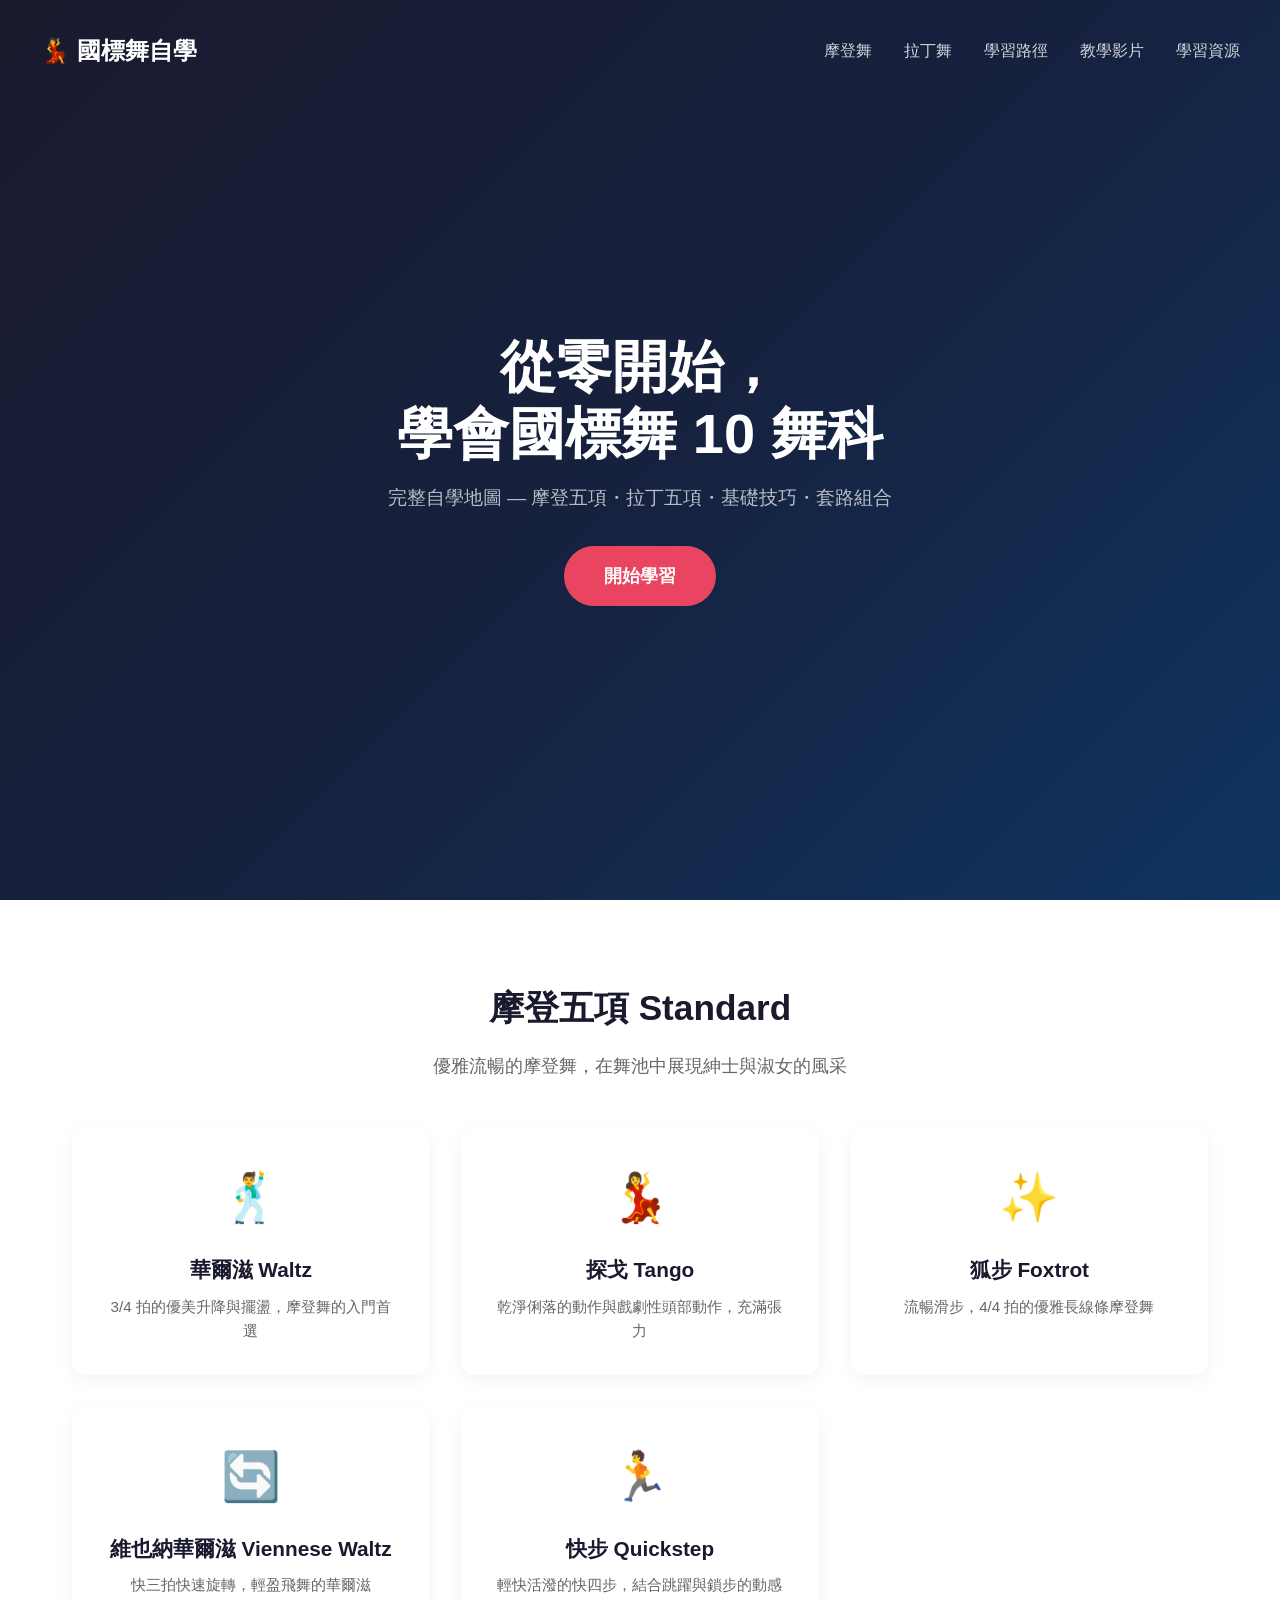
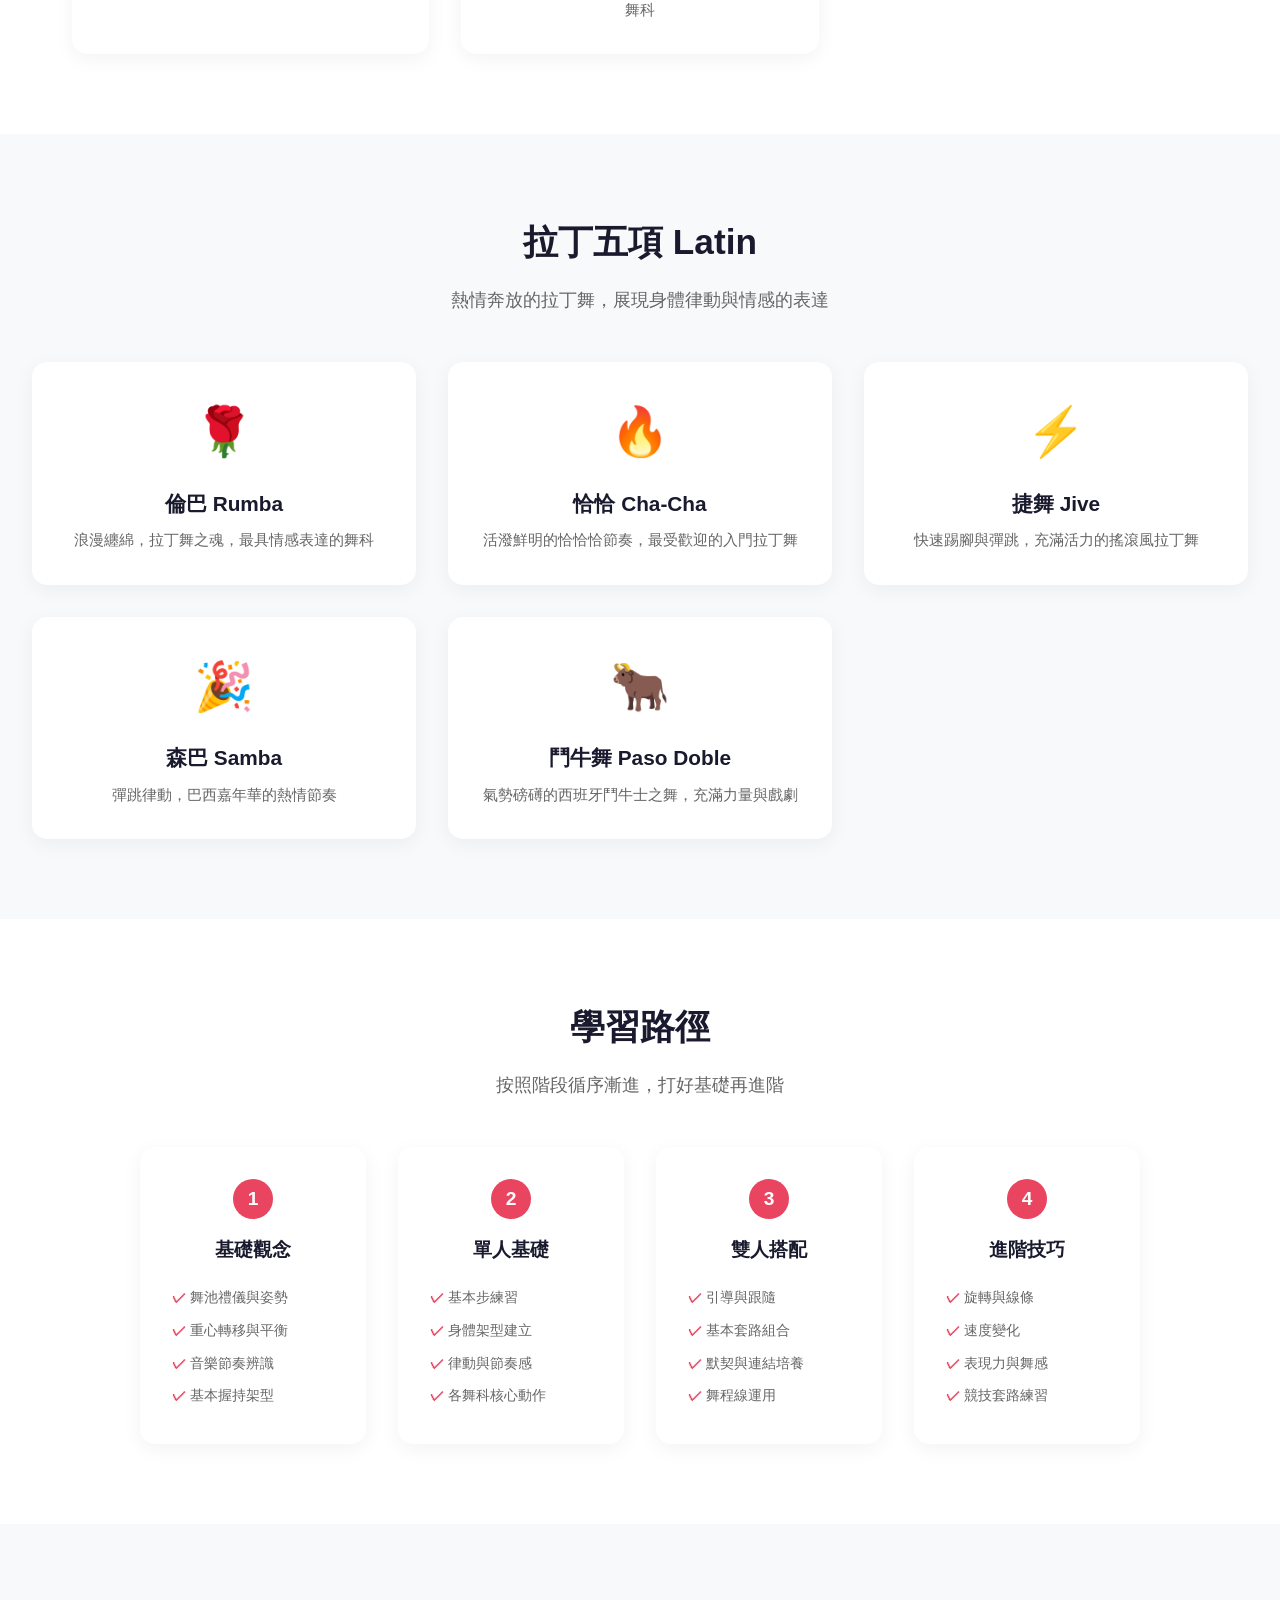
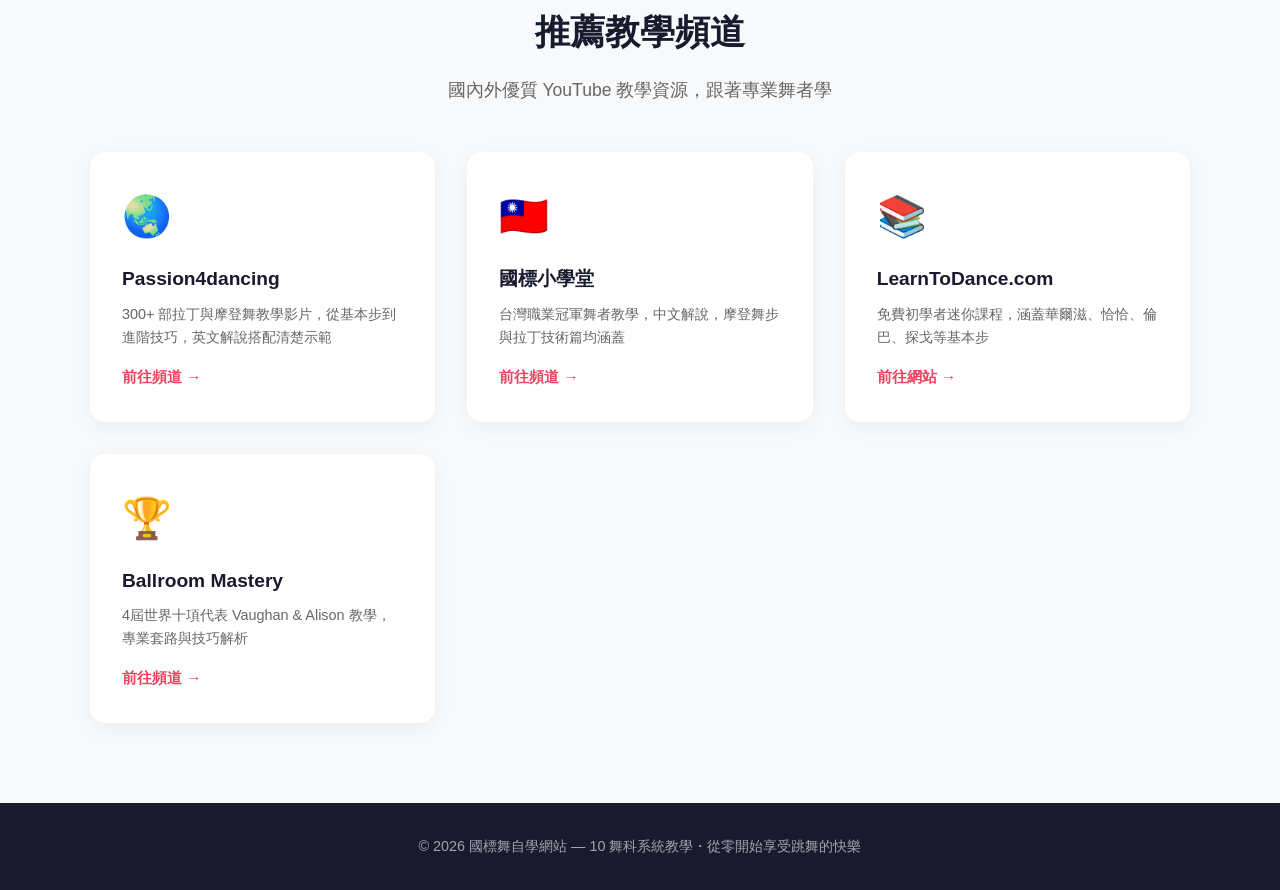
<file: index.html>
<!DOCTYPE html>
<html lang="zh-TW">
<head>
    <meta charset="UTF-8">
    <meta name="viewport" content="width=device-width, initial-scale=1.0">
    <title>國標舞自學網站 | 10 舞科系統教學</title>
    <link rel="stylesheet" href="style.css">
</head>
<body>
    <header class="hero">
        <nav>
            <div class="logo">💃 國標舞自學</div>
            <ul class="nav-links">
                <li><a href="#standard">摩登舞</a></li>
                <li><a href="#latin">拉丁舞</a></li>
                <li><a href="#path">學習路徑</a></li>
                <li><a href="#lessons">教學影片</a></li>
                <li><a href="resources.html">學習資源</a></li>
            </ul>
        </nav>
        <div class="hero-content">
            <h1>從零開始，<br>學會國標舞 10 舞科</h1>
            <p>完整自學地圖 — 摩登五項・拉丁五項・基礎技巧・套路組合</p>
            <a href="#standard" class="btn">開始學習</a>
        </div>
    </header>

    <section id="standard" class="section">
        <h2>摩登五項 Standard</h2>
        <p class="section-desc">優雅流暢的摩登舞，在舞池中展現紳士與淑女的風采</p>
        <div class="card-grid">
            <a href="dances/waltz.html" class="card-link">
                <div class="card">
                    <div class="card-icon">🕺</div>
                    <h3>華爾滋 Waltz</h3>
                    <p>3/4 拍的優美升降與擺盪，摩登舞的入門首選</p>
                </div>
            </a>
            <a href="dances/tango.html" class="card-link">
                <div class="card">
                    <div class="card-icon">💃</div>
                    <h3>探戈 Tango</h3>
                    <p>乾淨俐落的動作與戲劇性頭部動作，充滿張力</p>
                </div>
            </a>
            <a href="dances/foxtrot.html" class="card-link">
                <div class="card">
                    <div class="card-icon">✨</div>
                    <h3>狐步 Foxtrot</h3>
                    <p>流暢滑步，4/4 拍的優雅長線條摩登舞</p>
                </div>
            </a>
            <a href="dances/viennese.html" class="card-link">
                <div class="card">
                    <div class="card-icon">🔄</div>
                    <h3>維也納華爾滋 Viennese Waltz</h3>
                    <p>快三拍快速旋轉，輕盈飛舞的華爾滋</p>
                </div>
            </a>
            <a href="dances/quickstep.html" class="card-link">
                <div class="card">
                    <div class="card-icon">🏃</div>
                    <h3>快步 Quickstep</h3>
                    <p>輕快活潑的快四步，結合跳躍與鎖步的動感舞科</p>
                </div>
            </a>
        </div>
    </section>

    <section id="latin" class="section alt">
        <h2>拉丁五項 Latin</h2>
        <p class="section-desc">熱情奔放的拉丁舞，展現身體律動與情感的表達</p>
        <div class="card-grid">
            <a href="dances/rumba.html" class="card-link">
                <div class="card">
                    <div class="card-icon">🌹</div>
                    <h3>倫巴 Rumba</h3>
                    <p>浪漫纏綿，拉丁舞之魂，最具情感表達的舞科</p>
                </div>
            </a>
            <a href="dances/chacha.html" class="card-link">
                <div class="card">
                    <div class="card-icon">🔥</div>
                    <h3>恰恰 Cha-Cha</h3>
                    <p>活潑鮮明的恰恰恰節奏，最受歡迎的入門拉丁舞</p>
                </div>
            </a>
            <a href="dances/jive.html" class="card-link">
                <div class="card">
                    <div class="card-icon">⚡</div>
                    <h3>捷舞 Jive</h3>
                    <p>快速踢腳與彈跳，充滿活力的搖滾風拉丁舞</p>
                </div>
            </a>
            <a href="dances/samba.html" class="card-link">
                <div class="card">
                    <div class="card-icon">🎉</div>
                    <h3>森巴 Samba</h3>
                    <p>彈跳律動，巴西嘉年華的熱情節奏</p>
                </div>
            </a>
            <a href="dances/paso.html" class="card-link">
                <div class="card">
                    <div class="card-icon">🐂</div>
                    <h3>鬥牛舞 Paso Doble</h3>
                    <p>氣勢磅礡的西班牙鬥牛士之舞，充滿力量與戲劇</p>
                </div>
            </a>
        </div>
    </section>

    <section id="path" class="section">
        <h2>學習路徑</h2>
        <p class="section-desc">按照階段循序漸進，打好基礎再進階</p>
        <div class="path-container">
            <div class="path-step">
                <div class="step-num">1</div>
                <h3>基礎觀念</h3>
                <ul>
                    <li>舞池禮儀與姿勢</li>
                    <li>重心轉移與平衡</li>
                    <li>音樂節奏辨識</li>
                    <li>基本握持架型</li>
                </ul>
            </div>
            <div class="path-step">
                <div class="step-num">2</div>
                <h3>單人基礎</h3>
                <ul>
                    <li>基本步練習</li>
                    <li>身體架型建立</li>
                    <li>律動與節奏感</li>
                    <li>各舞科核心動作</li>
                </ul>
            </div>
            <div class="path-step">
                <div class="step-num">3</div>
                <h3>雙人搭配</h3>
                <ul>
                    <li>引導與跟隨</li>
                    <li>基本套路組合</li>
                    <li>默契與連結培養</li>
                    <li>舞程線運用</li>
                </ul>
            </div>
            <div class="path-step">
                <div class="step-num">4</div>
                <h3>進階技巧</h3>
                <ul>
                    <li>旋轉與線條</li>
                    <li>速度變化</li>
                    <li>表現力與舞感</li>
                    <li>競技套路練習</li>
                </ul>
            </div>
        </div>
    </section>

    <section id="lessons" class="section alt">
        <h2>推薦教學頻道</h2>
        <p class="section-desc">國內外優質 YouTube 教學資源，跟著專業舞者學</p>
        <div class="channel-grid">
            <div class="channel-card">
                <div class="channel-icon">🌏</div>
                <h3>Passion4dancing</h3>
                <p>300+ 部拉丁與摩登舞教學影片，從基本步到進階技巧，英文解說搭配清楚示範</p>
                <a href="https://www.youtube.com/@Passion4dancing" target="_blank" class="channel-link">前往頻道 →</a>
            </div>
            <div class="channel-card">
                <div class="channel-icon">🇹🇼</div>
                <h3>國標小學堂</h3>
                <p>台灣職業冠軍舞者教學，中文解說，摩登舞步與拉丁技術篇均涵蓋</p>
                <a href="https://www.youtube.com/@user-yn8xv3pw8p" target="_blank" class="channel-link">前往頻道 →</a>
            </div>
            <div class="channel-card">
                <div class="channel-icon">📚</div>
                <h3>LearnToDance.com</h3>
                <p>免費初學者迷你課程，涵蓋華爾滋、恰恰、倫巴、探戈等基本步</p>
                <a href="https://www.learntodance.com/online-ballroom-dance-lessons/" target="_blank" class="channel-link">前往網站 →</a>
            </div>
            <div class="channel-card">
                <div class="channel-icon">🏆</div>
                <h3>Ballroom Mastery</h3>
                <p>4屆世界十項代表 Vaughan & Alison 教學，專業套路與技巧解析</p>
                <a href="https://www.youtube.com/c/ballroommasterytv" target="_blank" class="channel-link">前往頻道 →</a>
            </div>
        </div>
    </section>

    <footer>
        <p>&copy; 2026 國標舞自學網站 — 10 舞科系統教學・從零開始享受跳舞的快樂</p>
    </footer>

    <script src="script.js"></script>
</body>
</html>
</file>
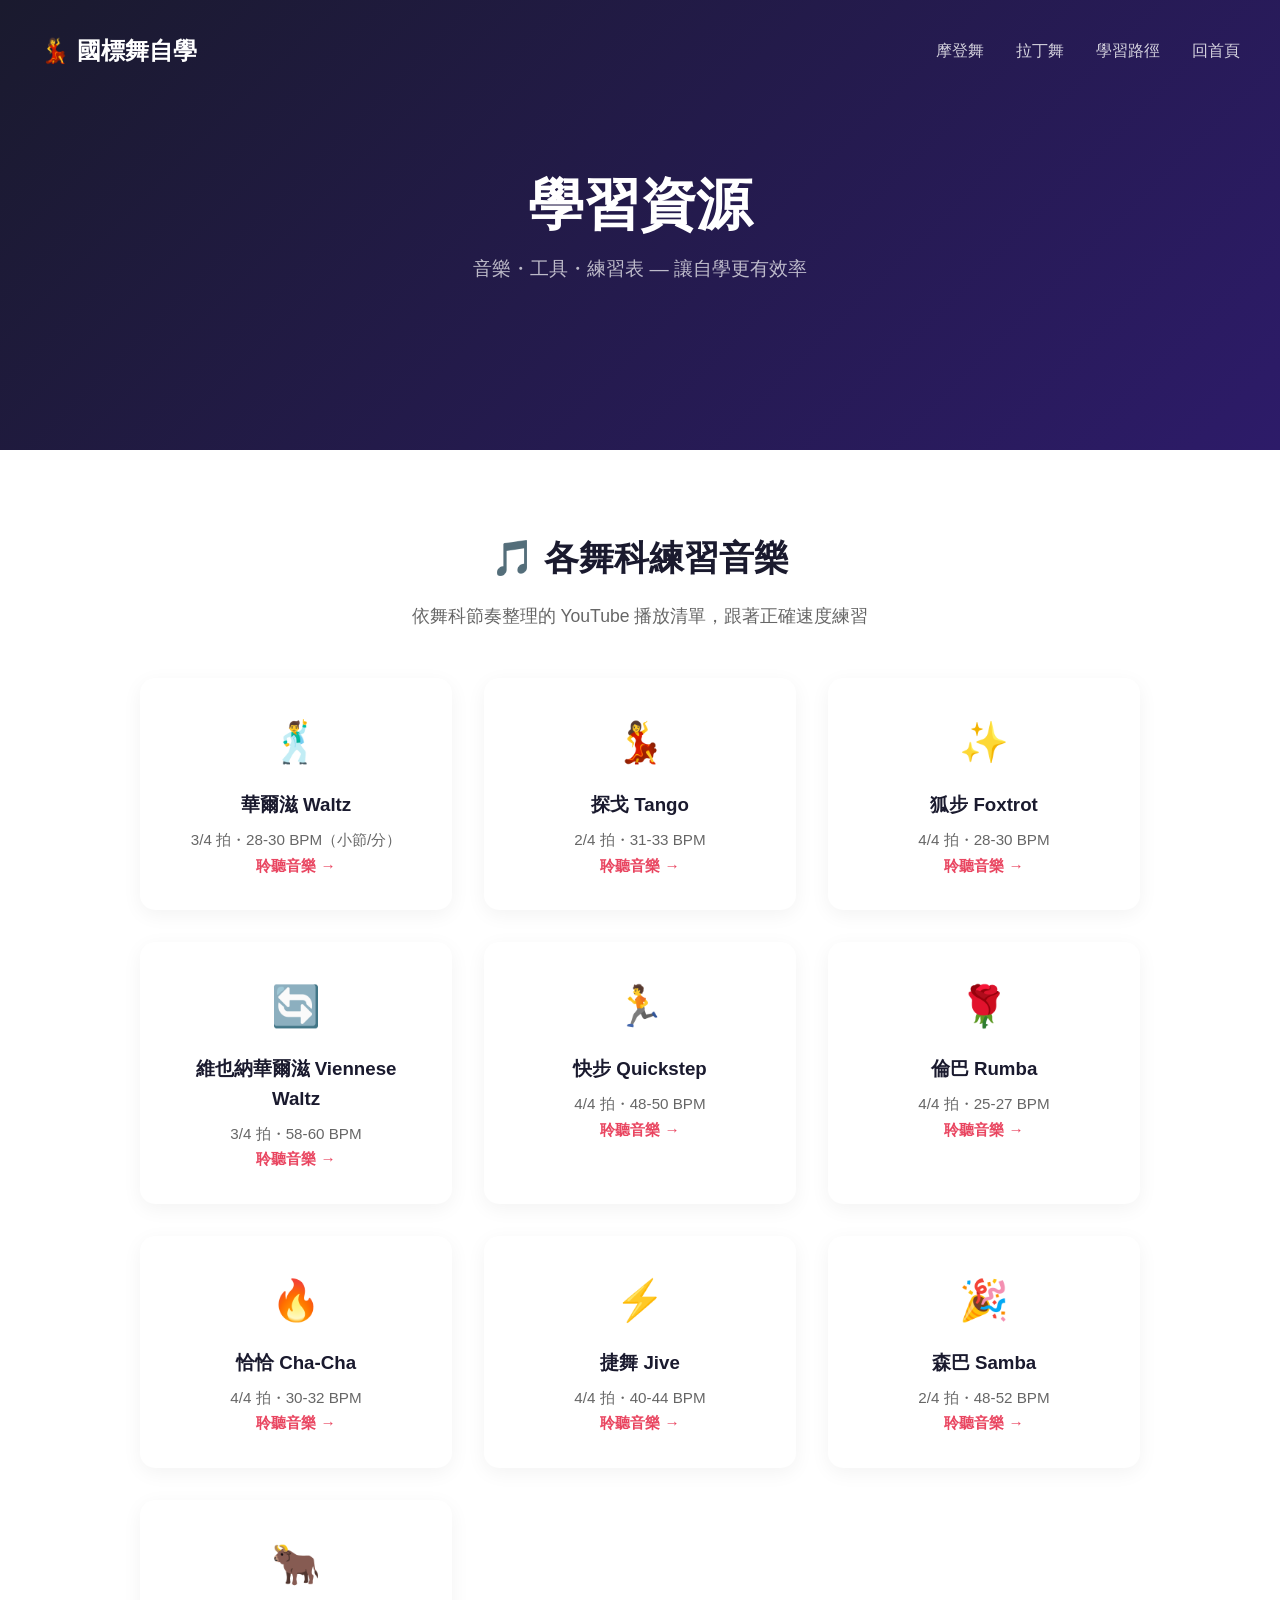
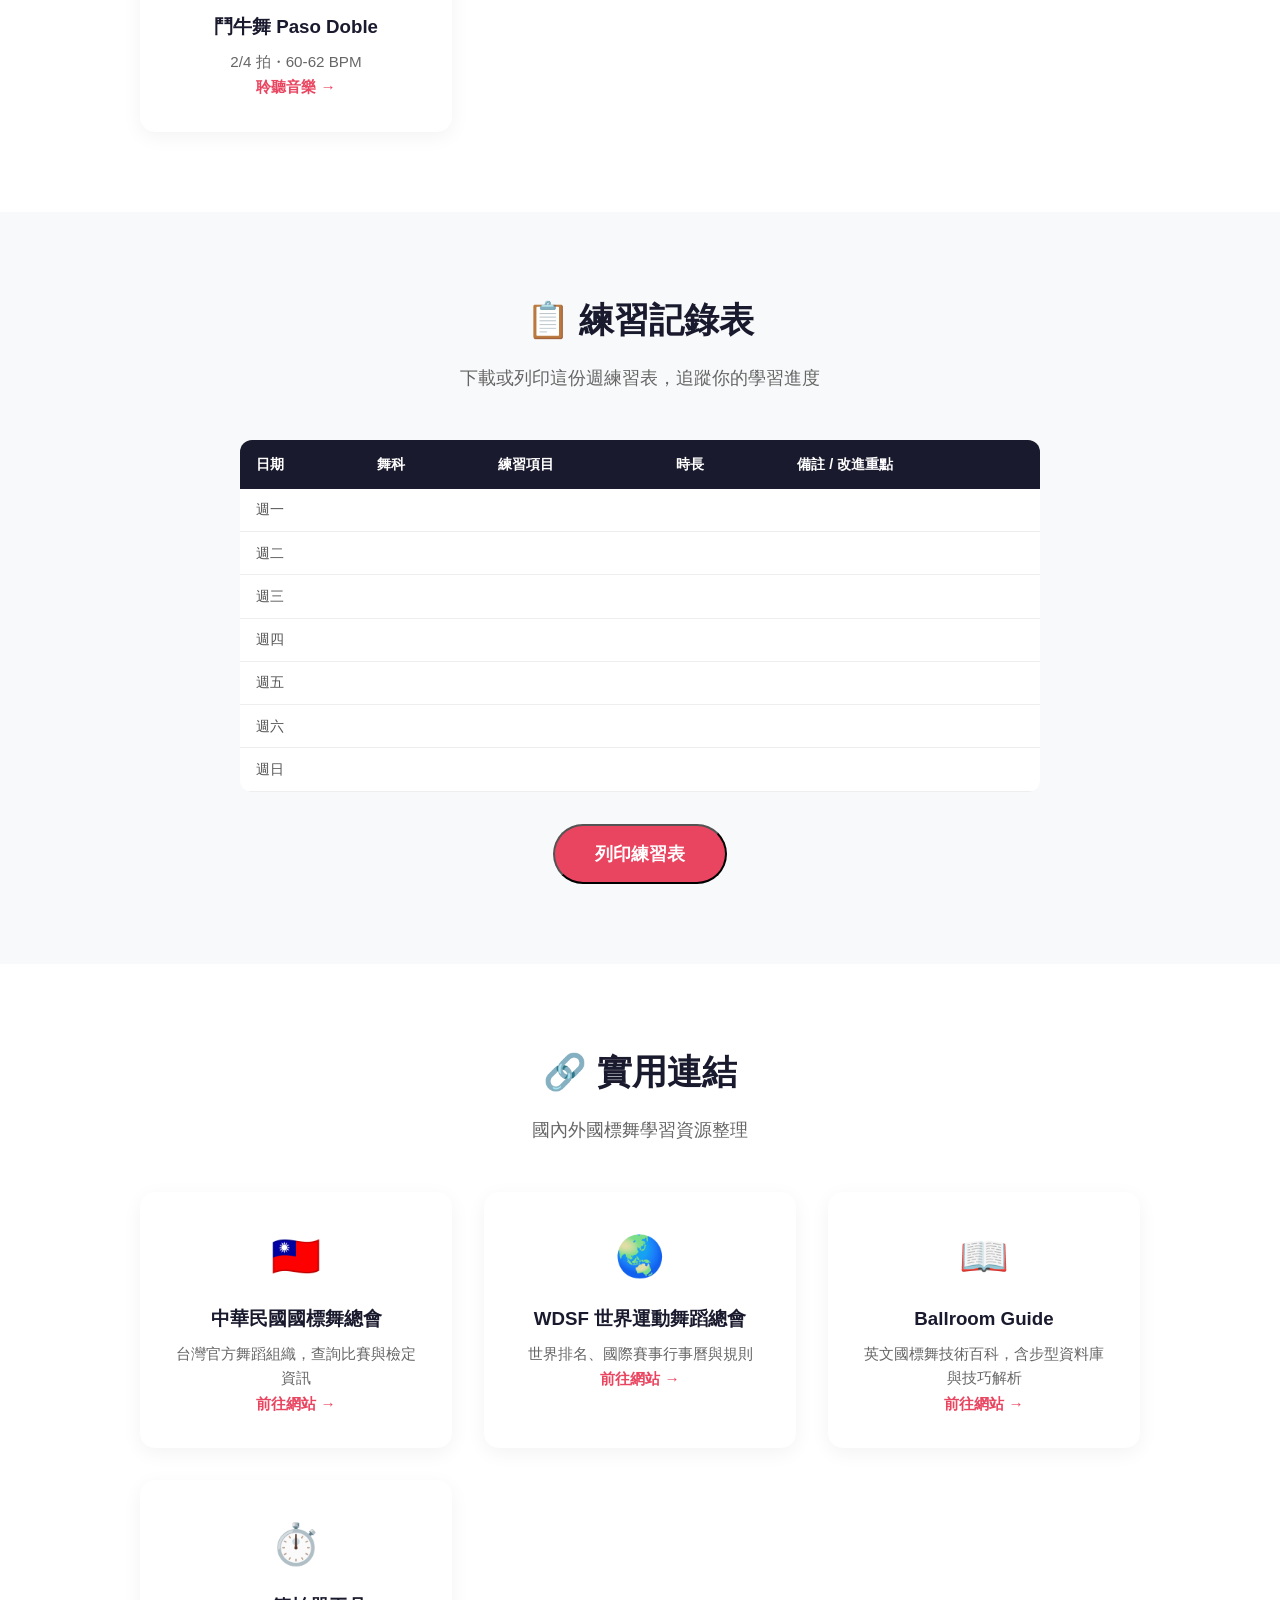
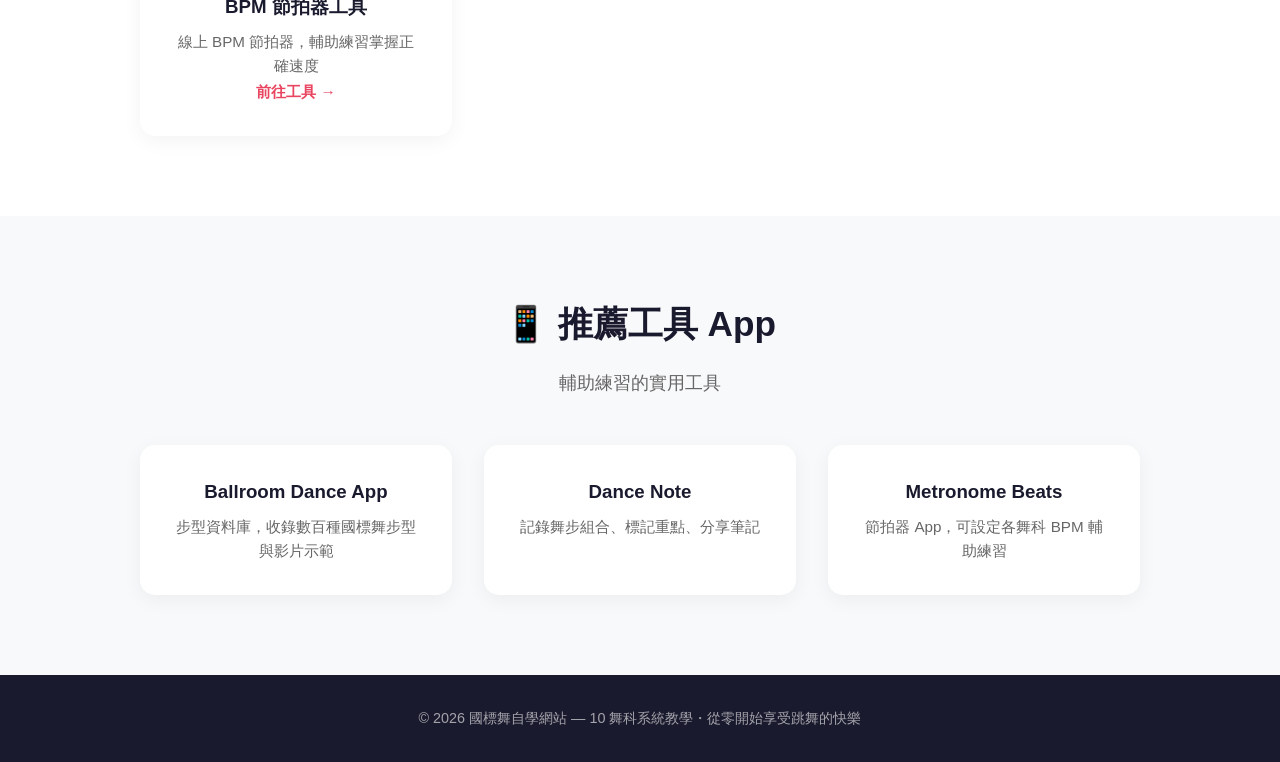
<file: resources.html>
<!DOCTYPE html>
<html lang="zh-TW">
<head>
    <meta charset="UTF-8">
    <meta name="viewport" content="width=device-width, initial-scale=1.0">
    <title>學習資源 — 國標舞自學</title>
    <link rel="stylesheet" href="style.css">
</head>
<body>
    <header class="hero" style="min-height: 50vh; background: linear-gradient(135deg, #1a1a2e, #2d1b69);">
        <nav>
            <div class="logo">💃 國標舞自學</div>
            <ul class="nav-links">
                <li><a href="index.html#standard">摩登舞</a></li>
                <li><a href="index.html#latin">拉丁舞</a></li>
                <li><a href="index.html#path">學習路徑</a></li>
                <li><a href="index.html">回首頁</a></li>
            </ul>
        </nav>
        <div class="hero-content">
            <h1>學習資源</h1>
            <p>音樂・工具・練習表 — 讓自學更有效率</p>
        </div>
    </header>

    <section class="section">
        <h2>🎵 各舞科練習音樂</h2>
        <p class="section-desc">依舞科節奏整理的 YouTube 播放清單，跟著正確速度練習</p>
        <div class="resource-grid">
            <div class="resource-card">
                <div class="channel-icon">🕺</div>
                <h3>華爾滋 Waltz</h3>
                <p>3/4 拍・28-30 BPM（小節/分）</p>
                <a href="https://music.youtube.com/playlist?list=PLF8X7A3tfx-wsKxiJ3oBmOqQWhFBpQ2Ue" target="_blank" class="channel-link">聆聽音樂 →</a>
            </div>
            <div class="resource-card">
                <div class="channel-icon">💃</div>
                <h3>探戈 Tango</h3>
                <p>2/4 拍・31-33 BPM</p>
                <a href="https://www.youtube.com/results?search_query=tango+dance+music+practice" target="_blank" class="channel-link">聆聽音樂 →</a>
            </div>
            <div class="resource-card">
                <div class="channel-icon">✨</div>
                <h3>狐步 Foxtrot</h3>
                <p>4/4 拍・28-30 BPM</p>
                <a href="https://www.youtube.com/results?search_query=foxtrot+dance+music+practice" target="_blank" class="channel-link">聆聽音樂 →</a>
            </div>
            <div class="resource-card">
                <div class="channel-icon">🔄</div>
                <h3>維也納華爾滋 Viennese Waltz</h3>
                <p>3/4 拍・58-60 BPM</p>
                <a href="https://www.youtube.com/results?search_query=viennese+waltz+dance+music" target="_blank" class="channel-link">聆聽音樂 →</a>
            </div>
            <div class="resource-card">
                <div class="channel-icon">🏃</div>
                <h3>快步 Quickstep</h3>
                <p>4/4 拍・48-50 BPM</p>
                <a href="https://www.youtube.com/results?search_query=quickstep+dance+music+practice" target="_blank" class="channel-link">聆聽音樂 →</a>
            </div>
            <div class="resource-card">
                <div class="channel-icon">🌹</div>
                <h3>倫巴 Rumba</h3>
                <p>4/4 拍・25-27 BPM</p>
                <a href="https://www.youtube.com/results?search_query=rumba+dance+music+practice" target="_blank" class="channel-link">聆聽音樂 →</a>
            </div>
            <div class="resource-card">
                <div class="channel-icon">🔥</div>
                <h3>恰恰 Cha-Cha</h3>
                <p>4/4 拍・30-32 BPM</p>
                <a href="https://www.youtube.com/results?search_query=chacha+dance+music+practice" target="_blank" class="channel-link">聆聽音樂 →</a>
            </div>
            <div class="resource-card">
                <div class="channel-icon">⚡</div>
                <h3>捷舞 Jive</h3>
                <p>4/4 拍・40-44 BPM</p>
                <a href="https://www.youtube.com/results?search_query=jive+dance+music+practice" target="_blank" class="channel-link">聆聽音樂 →</a>
            </div>
            <div class="resource-card">
                <div class="channel-icon">🎉</div>
                <h3>森巴 Samba</h3>
                <p>2/4 拍・48-52 BPM</p>
                <a href="https://www.youtube.com/results?search_query=samba+dance+music+practice" target="_blank" class="channel-link">聆聽音樂 →</a>
            </div>
            <div class="resource-card">
                <div class="channel-icon">🐂</div>
                <h3>鬥牛舞 Paso Doble</h3>
                <p>2/4 拍・60-62 BPM</p>
                <a href="https://www.youtube.com/results?search_query=paso+doble+dance+music" target="_blank" class="channel-link">聆聽音樂 →</a>
            </div>
        </div>
    </section>

    <section class="section alt">
        <h2>📋 練習記錄表</h2>
        <p class="section-desc">下載或列印這份週練習表，追蹤你的學習進度</p>
        <div style="max-width: 800px; margin: 0 auto; overflow-x: auto;">
            <table class="practice-table">
                <thead>
                    <tr>
                        <th>日期</th>
                        <th>舞科</th>
                        <th>練習項目</th>
                        <th>時長</th>
                        <th>備註 / 改進重點</th>
                    </tr>
                </thead>
                <tbody>
                    <tr><td>週一</td><td></td><td></td><td></td><td></td></tr>
                    <tr><td>週二</td><td></td><td></td><td></td><td></td></tr>
                    <tr><td>週三</td><td></td><td></td><td></td><td></td></tr>
                    <tr><td>週四</td><td></td><td></td><td></td><td></td></tr>
                    <tr><td>週五</td><td></td><td></td><td></td><td></td></tr>
                    <tr><td>週六</td><td></td><td></td><td></td><td></td></tr>
                    <tr><td>週日</td><td></td><td></td><td></td><td></td></tr>
                </tbody>
            </table>
        </div>
        <div style="text-align: center; margin-top: 2rem;">
            <button onclick="window.print()" class="btn">列印練習表</button>
        </div>
    </section>

    <section class="section">
        <h2>🔗 實用連結</h2>
        <p class="section-desc">國內外國標舞學習資源整理</p>
        <div class="resource-grid">
            <div class="resource-card">
                <div class="channel-icon">🇹🇼</div>
                <h3>中華民國國標舞總會</h3>
                <p>台灣官方舞蹈組織，查詢比賽與檢定資訊</p>
                <a href="https://www.ctbd.org.tw/" target="_blank" class="channel-link">前往網站 →</a>
            </div>
            <div class="resource-card">
                <div class="channel-icon">🌏</div>
                <h3>WDSF 世界運動舞蹈總會</h3>
                <p>世界排名、國際賽事行事曆與規則</p>
                <a href="https://www.worlddancesport.org/" target="_blank" class="channel-link">前往網站 →</a>
            </div>
            <div class="resource-card">
                <div class="channel-icon">📖</div>
                <h3>Ballroom Guide</h3>
                <p>英文國標舞技術百科，含步型資料庫與技巧解析</p>
                <a href="https://ballroomguide.com/" target="_blank" class="channel-link">前往網站 →</a>
            </div>
            <div class="resource-card">
                <div class="channel-icon">⏱️</div>
                <h3>BPM 節拍器工具</h3>
                <p>線上 BPM 節拍器，輔助練習掌握正確速度</p>
                <a href="https://www.metronomeonline.com/" target="_blank" class="channel-link">前往工具 →</a>
            </div>
        </div>
    </section>

    <section class="section alt">
        <h2>📱 推薦工具 App</h2>
        <p class="section-desc">輔助練習的實用工具</p>
        <div class="resource-grid">
            <div class="resource-card">
                <h3>Ballroom Dance App</h3>
                <p>步型資料庫，收錄數百種國標舞步型與影片示範</p>
            </div>
            <div class="resource-card">
                <h3>Dance Note</h3>
                <p>記錄舞步組合、標記重點、分享筆記</p>
            </div>
            <div class="resource-card">
                <h3>Metronome Beats</h3>
                <p>節拍器 App，可設定各舞科 BPM 輔助練習</p>
            </div>
        </div>
    </section>

    <footer>
        <p>&copy; 2026 國標舞自學網站 — 10 舞科系統教學・從零開始享受跳舞的快樂</p>
    </footer>
</body>
</html>
</file>
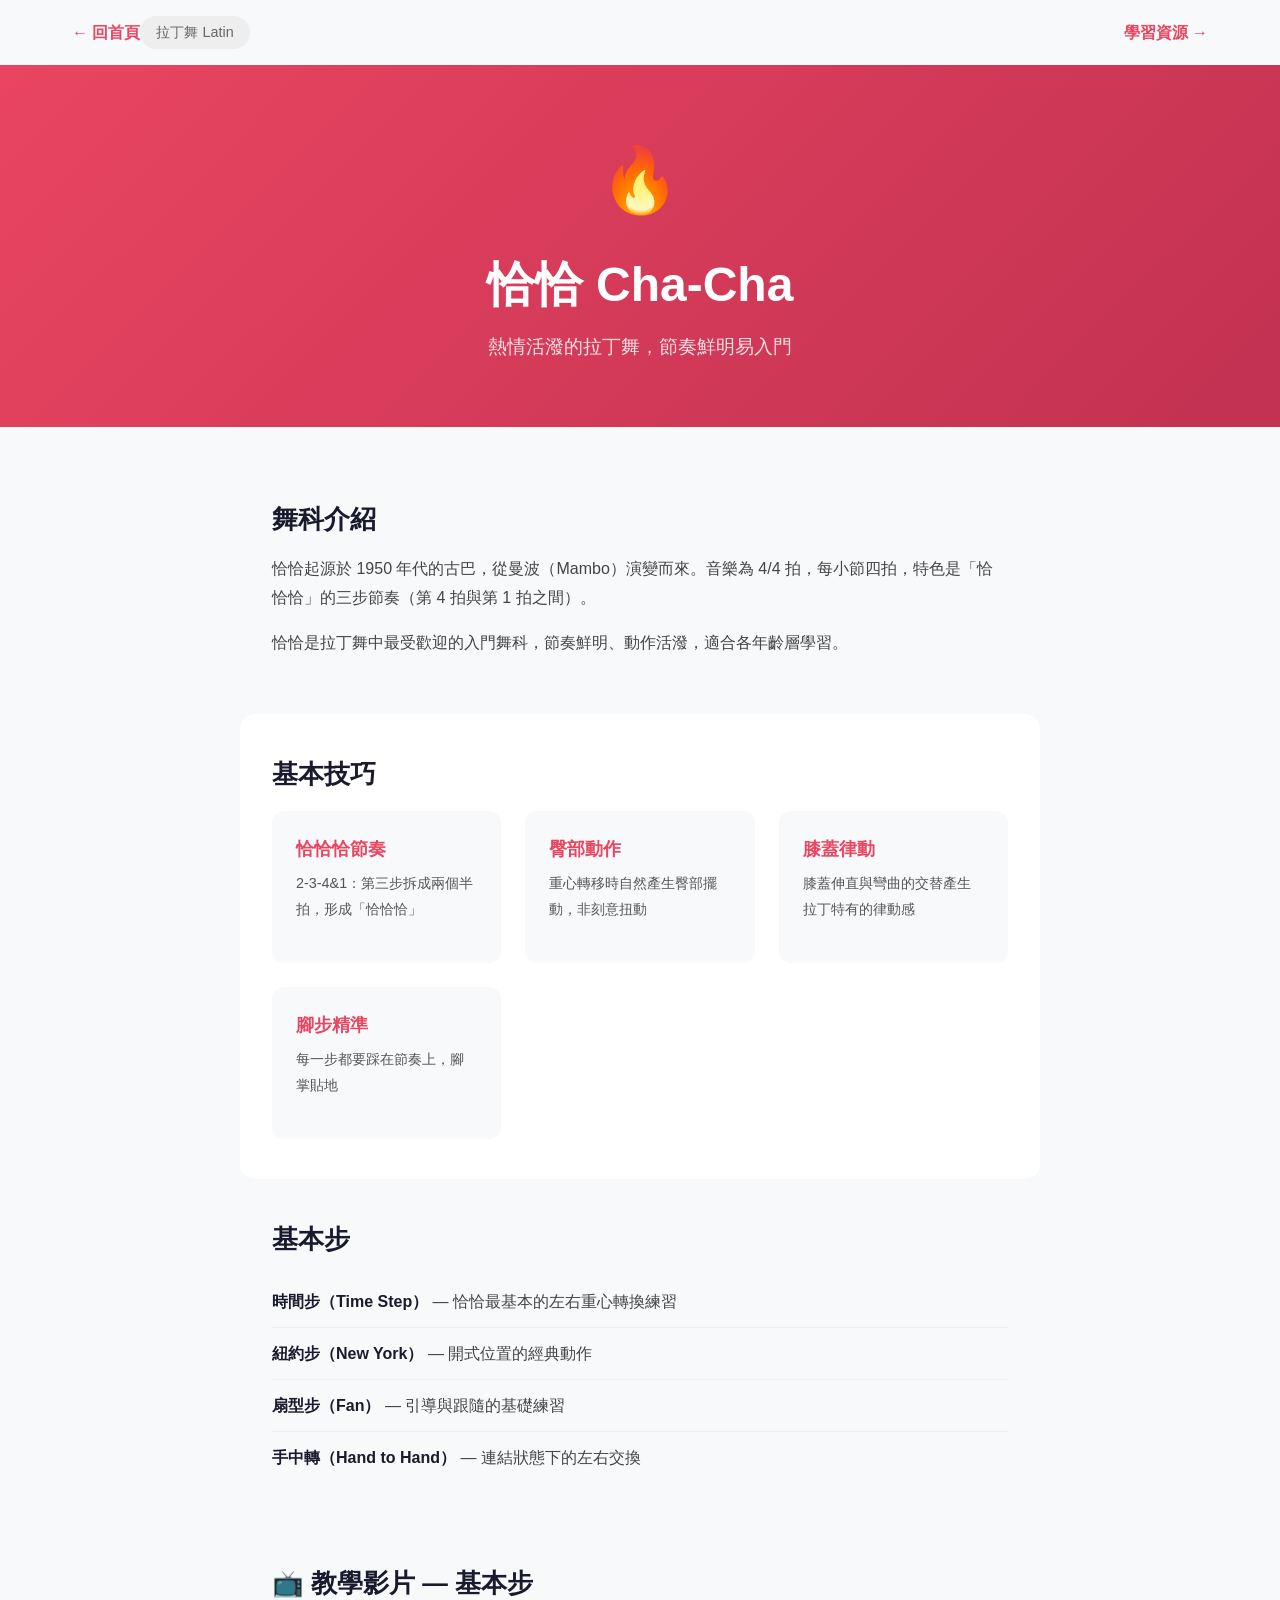
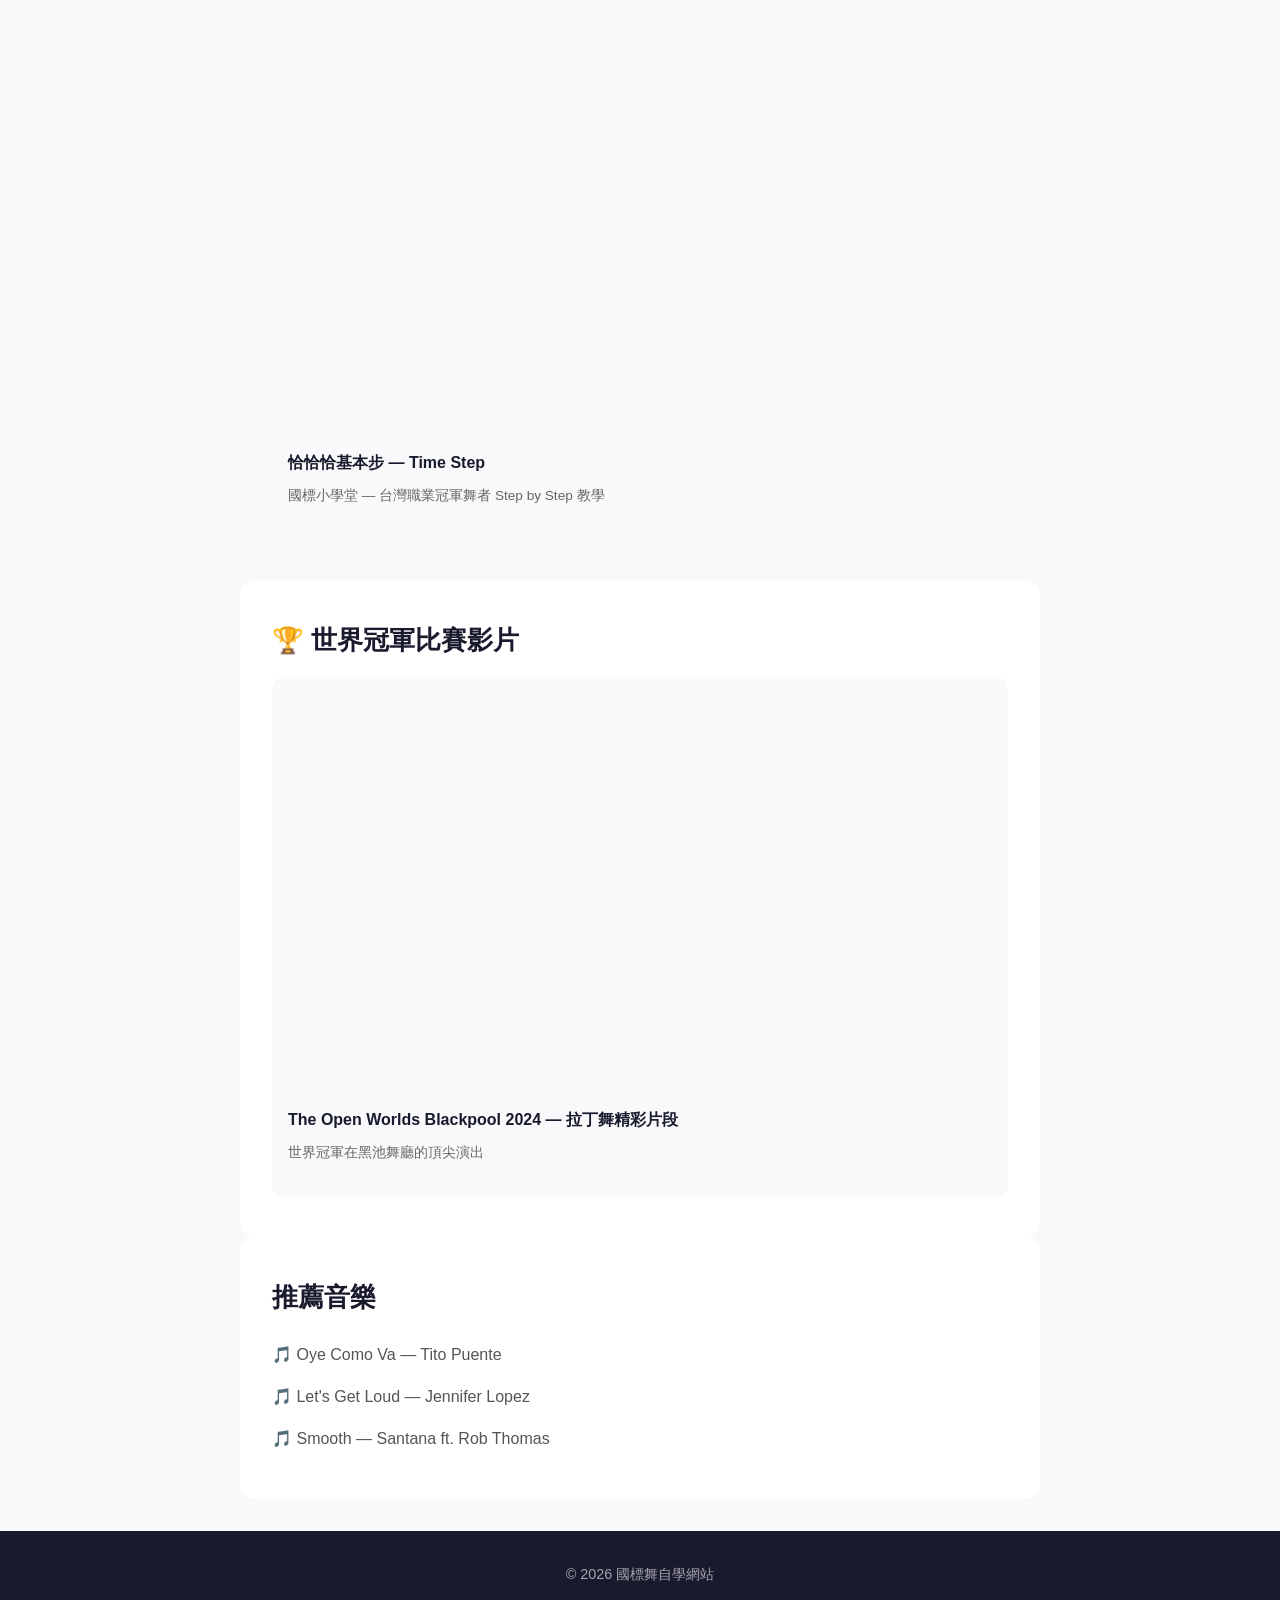
<file: dances/chacha.html>
<!DOCTYPE html>
<html lang="zh-TW">
<head>
    <meta charset="UTF-8">
    <meta name="viewport" content="width=device-width, initial-scale=1.0">
    <title>恰恰 Cha-Cha — 國標舞自學</title>
    <link rel="stylesheet" href="../style.css">
</head>
<body class="dance-page">
    <nav class="dance-nav">
        <a href="../index.html#latin" class="back-link">← 回首頁</a>
        <span class="dance-label">拉丁舞 Latin</span>
        <a href="../resources.html" class="back-link" style="margin-left:auto;">學習資源 →</a>
    </nav>

    <header class="dance-hero" style="background: linear-gradient(135deg, #e94560, #c23152);">
        <div class="dance-hero-content">
            <span class="dance-icon">🔥</span>
            <h1>恰恰 Cha-Cha</h1>
            <p class="dance-subtitle">熱情活潑的拉丁舞，節奏鮮明易入門</p>
        </div>
    </header>

    <main class="dance-main">
        <section class="dance-section">
            <h2>舞科介紹</h2>
            <p>恰恰起源於 1950 年代的古巴，從曼波（Mambo）演變而來。音樂為 4/4 拍，每小節四拍，特色是「恰恰恰」的三步節奏（第 4 拍與第 1 拍之間）。</p>
            <p>恰恰是拉丁舞中最受歡迎的入門舞科，節奏鮮明、動作活潑，適合各年齡層學習。</p>
        </section>

        <section class="dance-section alt">
            <h2>基本技巧</h2>
            <div class="tip-grid">
                <div class="tip-card">
                    <h3>恰恰恰節奏</h3>
                    <p>2-3-4&1：第三步拆成兩個半拍，形成「恰恰恰」</p>
                </div>
                <div class="tip-card">
                    <h3>臀部動作</h3>
                    <p>重心轉移時自然產生臀部擺動，非刻意扭動</p>
                </div>
                <div class="tip-card">
                    <h3>膝蓋律動</h3>
                    <p>膝蓋伸直與彎曲的交替產生拉丁特有的律動感</p>
                </div>
                <div class="tip-card">
                    <h3>腳步精準</h3>
                    <p>每一步都要踩在節奏上，腳掌貼地</p>
                </div>
            </div>
        </section>

        <section class="dance-section">
            <h2>基本步</h2>
            <ul class="step-list">
                <li><strong>時間步（Time Step）</strong> — 恰恰最基本的左右重心轉換練習</li>
                <li><strong>紐約步（New York）</strong> — 開式位置的經典動作</li>
                <li><strong>扇型步（Fan）</strong> — 引導與跟隨的基礎練習</li>
                <li><strong>手中轉（Hand to Hand）</strong> — 連結狀態下的左右交換</li>
            </ul>
        </section>

        <section class="dance-section">
            <h2>📺 教學影片 — 基本步</h2>
            <div class="video-grid">
                <div class="video-card">
                    <div class="video-wrapper">
                        <iframe src="https://www.youtube.com/embed/8fImknJ2FJA" allowfullscreen loading="lazy"></iframe>
                    </div>
                    <h3>恰恰恰基本步 — Time Step</h3>
                    <p>國標小學堂 — 台灣職業冠軍舞者 Step by Step 教學</p>
                </div>
            </div>
        </section>

        <section class="dance-section alt">
            <h2>🏆 世界冠軍比賽影片</h2>
            <div class="video-grid">
                <div class="video-card">
                    <div class="video-wrapper">
                        <iframe src="https://www.youtube.com/embed/JS5YxwnSrbc" allowfullscreen loading="lazy"></iframe>
                    </div>
                    <h3>The Open Worlds Blackpool 2024 — 拉丁舞精彩片段</h3>
                    <p>世界冠軍在黑池舞廳的頂尖演出</p>
                </div>
            </div>
        </section>

        <section class="dance-section alt">
            <h2>推薦音樂</h2>
            <ul class="music-list">
                <li>Oye Como Va — Tito Puente</li>
                <li>Let's Get Loud — Jennifer Lopez</li>
                <li>Smooth — Santana ft. Rob Thomas</li>
            </ul>
        </section>
    </main>

    <footer>
        <p>&copy; 2026 國標舞自學網站</p>
    </footer>
</body>
</html>
</file>
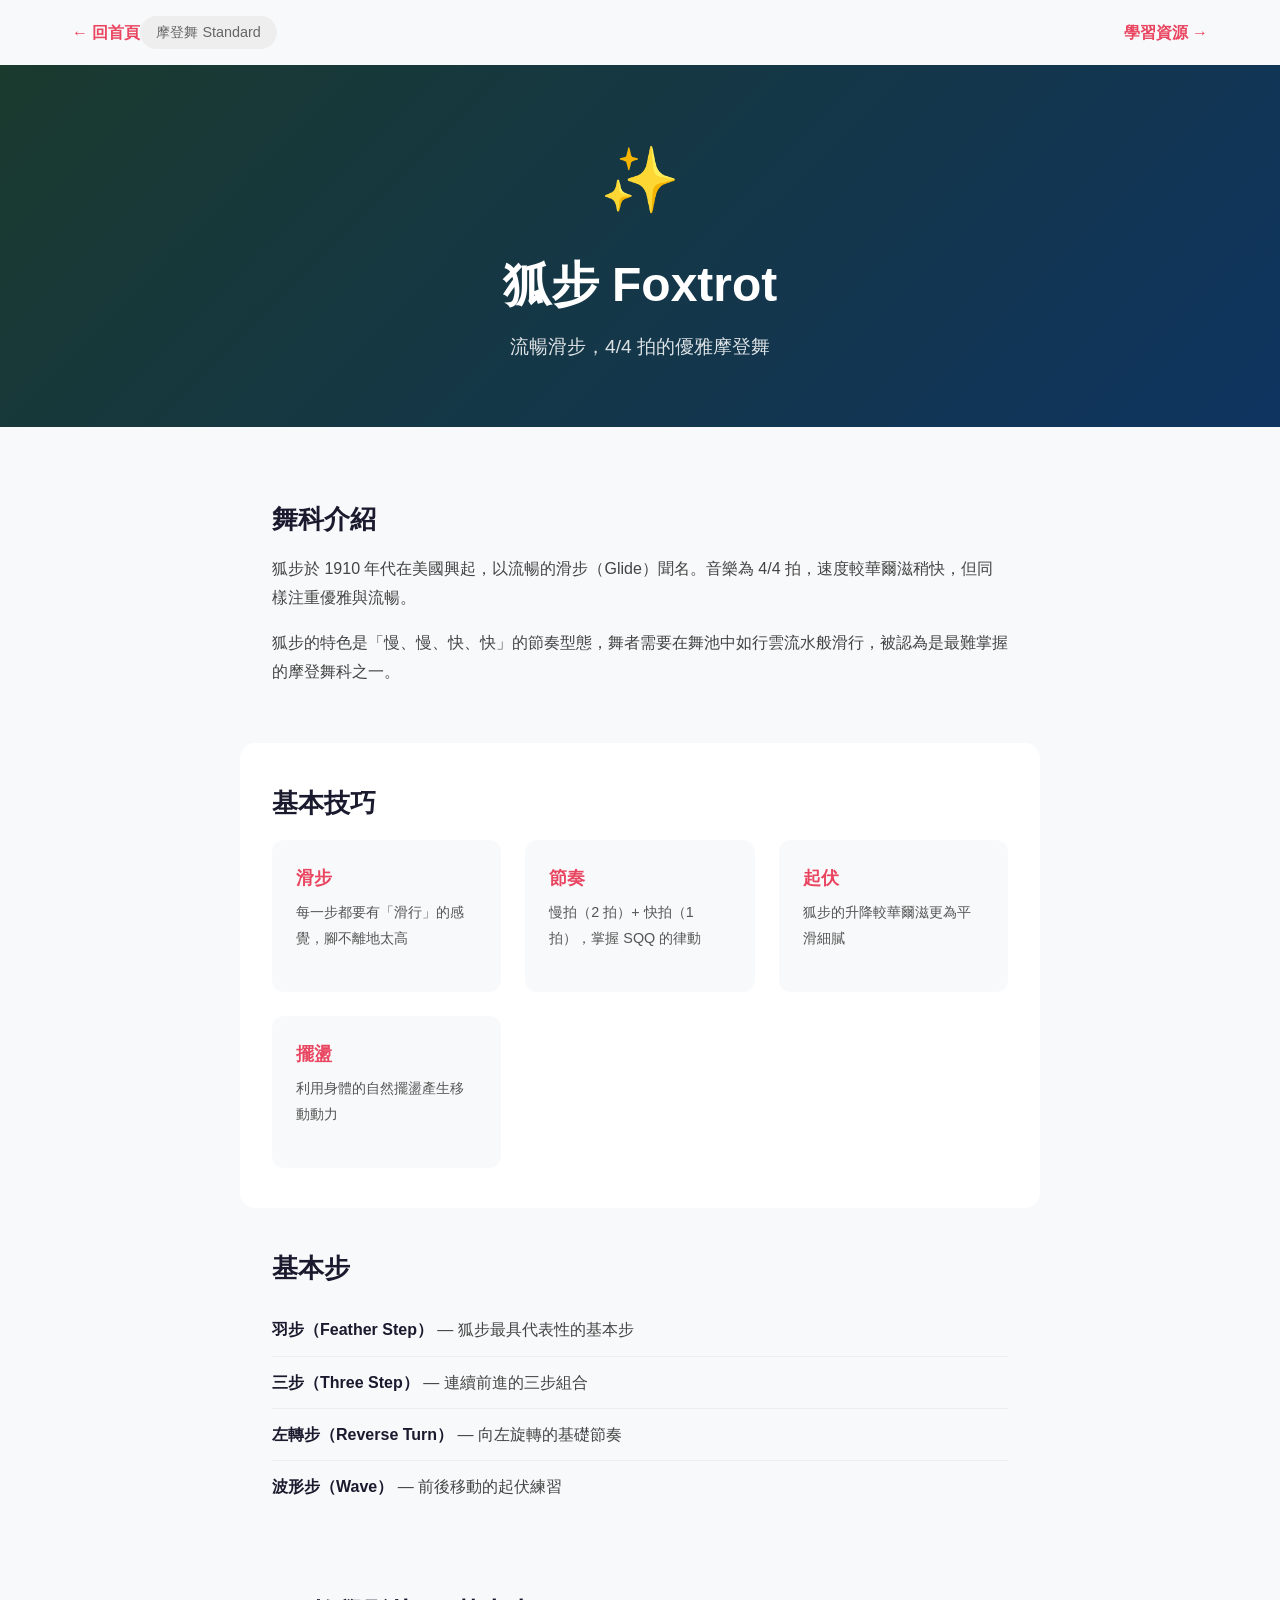
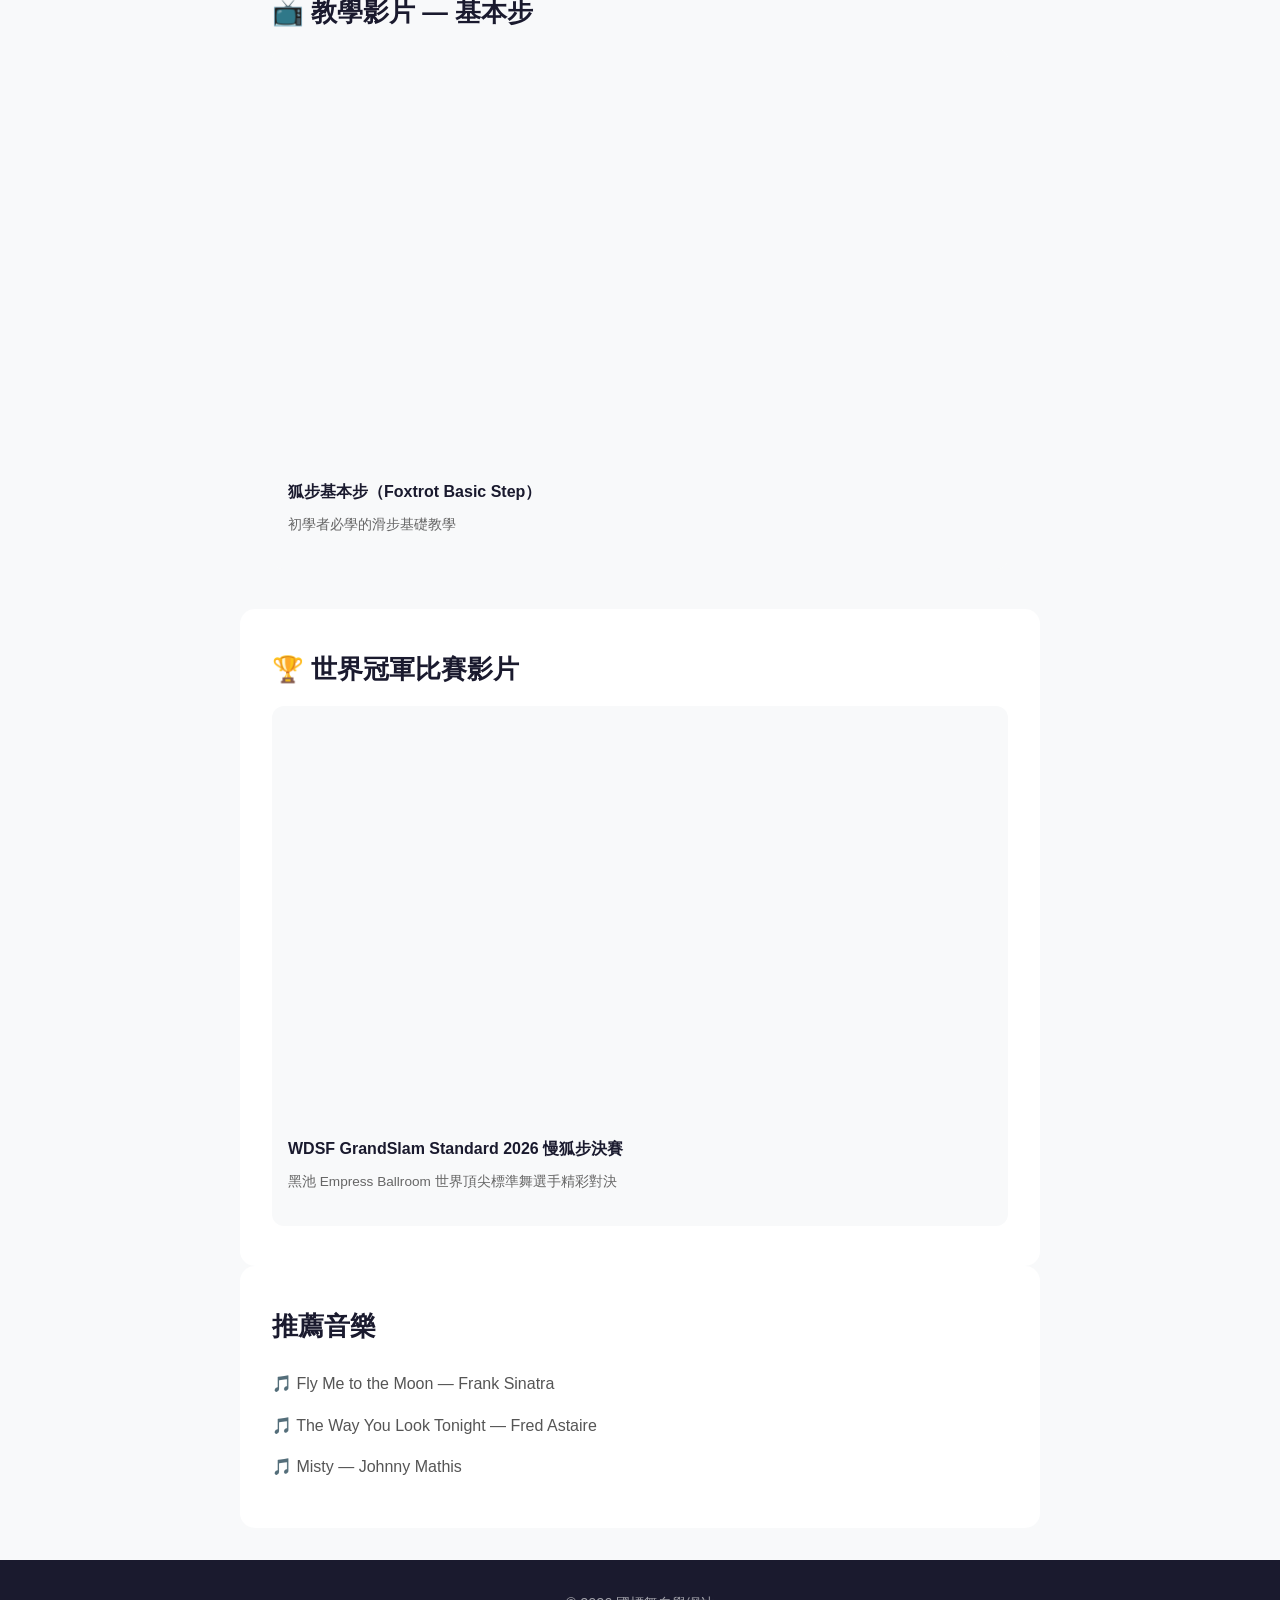
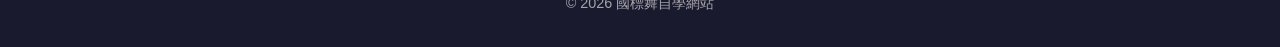
<file: dances/foxtrot.html>
<!DOCTYPE html>
<html lang="zh-TW">
<head>
    <meta charset="UTF-8">
    <meta name="viewport" content="width=device-width, initial-scale=1.0">
    <title>狐步 Foxtrot — 國標舞自學</title>
    <link rel="stylesheet" href="../style.css">
</head>
<body class="dance-page">
    <nav class="dance-nav">
        <a href="../index.html#standard" class="back-link">← 回首頁</a>
        <span class="dance-label">摩登舞 Standard</span>
        <a href="../resources.html" class="back-link" style="margin-left:auto;">學習資源 →</a>
    </nav>

    <header class="dance-hero" style="background: linear-gradient(135deg, #1a3a2e, #0f3460);">
        <div class="dance-hero-content">
            <span class="dance-icon">✨</span>
            <h1>狐步 Foxtrot</h1>
            <p class="dance-subtitle">流暢滑步，4/4 拍的優雅摩登舞</p>
        </div>
    </header>

    <main class="dance-main">
        <section class="dance-section">
            <h2>舞科介紹</h2>
            <p>狐步於 1910 年代在美國興起，以流暢的滑步（Glide）聞名。音樂為 4/4 拍，速度較華爾滋稍快，但同樣注重優雅與流暢。</p>
            <p>狐步的特色是「慢、慢、快、快」的節奏型態，舞者需要在舞池中如行雲流水般滑行，被認為是最難掌握的摩登舞科之一。</p>
        </section>

        <section class="dance-section alt">
            <h2>基本技巧</h2>
            <div class="tip-grid">
                <div class="tip-card">
                    <h3>滑步</h3>
                    <p>每一步都要有「滑行」的感覺，腳不離地太高</p>
                </div>
                <div class="tip-card">
                    <h3>節奏</h3>
                    <p>慢拍（2 拍）+ 快拍（1 拍），掌握 SQQ 的律動</p>
                </div>
                <div class="tip-card">
                    <h3>起伏</h3>
                    <p>狐步的升降較華爾滋更為平滑細膩</p>
                </div>
                <div class="tip-card">
                    <h3>擺盪</h3>
                    <p>利用身體的自然擺盪產生移動動力</p>
                </div>
            </div>
        </section>

        <section class="dance-section">
            <h2>基本步</h2>
            <ul class="step-list">
                <li><strong>羽步（Feather Step）</strong> — 狐步最具代表性的基本步</li>
                <li><strong>三步（Three Step）</strong> — 連續前進的三步組合</li>
                <li><strong>左轉步（Reverse Turn）</strong> — 向左旋轉的基礎節奏</li>
                <li><strong>波形步（Wave）</strong> — 前後移動的起伏練習</li>
            </ul>
        </section>

        <section class="dance-section">
            <h2>📺 教學影片 — 基本步</h2>
            <div class="video-grid">
                <div class="video-card">
                    <div class="video-wrapper">
                        <iframe src="https://www.youtube.com/embed/_P265zEN2j8" allowfullscreen loading="lazy"></iframe>
                    </div>
                    <h3>狐步基本步（Foxtrot Basic Step）</h3>
                    <p>初學者必學的滑步基礎教學</p>
                </div>
            </div>
        </section>

        <section class="dance-section alt">
            <h2>🏆 世界冠軍比賽影片</h2>
            <div class="video-grid">
                <div class="video-card">
                    <div class="video-wrapper">
                        <iframe src="https://www.youtube.com/embed/QVY_-v07a0U" allowfullscreen loading="lazy"></iframe>
                    </div>
                    <h3>WDSF GrandSlam Standard 2026 慢狐步決賽</h3>
                    <p>黑池 Empress Ballroom 世界頂尖標準舞選手精彩對決</p>
                </div>
            </div>
        </section>

        <section class="dance-section alt">
            <h2>推薦音樂</h2>
            <ul class="music-list">
                <li>Fly Me to the Moon — Frank Sinatra</li>
                <li>The Way You Look Tonight — Fred Astaire</li>
                <li>Misty — Johnny Mathis</li>
            </ul>
        </section>
    </main>

    <footer>
        <p>&copy; 2026 國標舞自學網站</p>
    </footer>
</body>
</html>
</file>
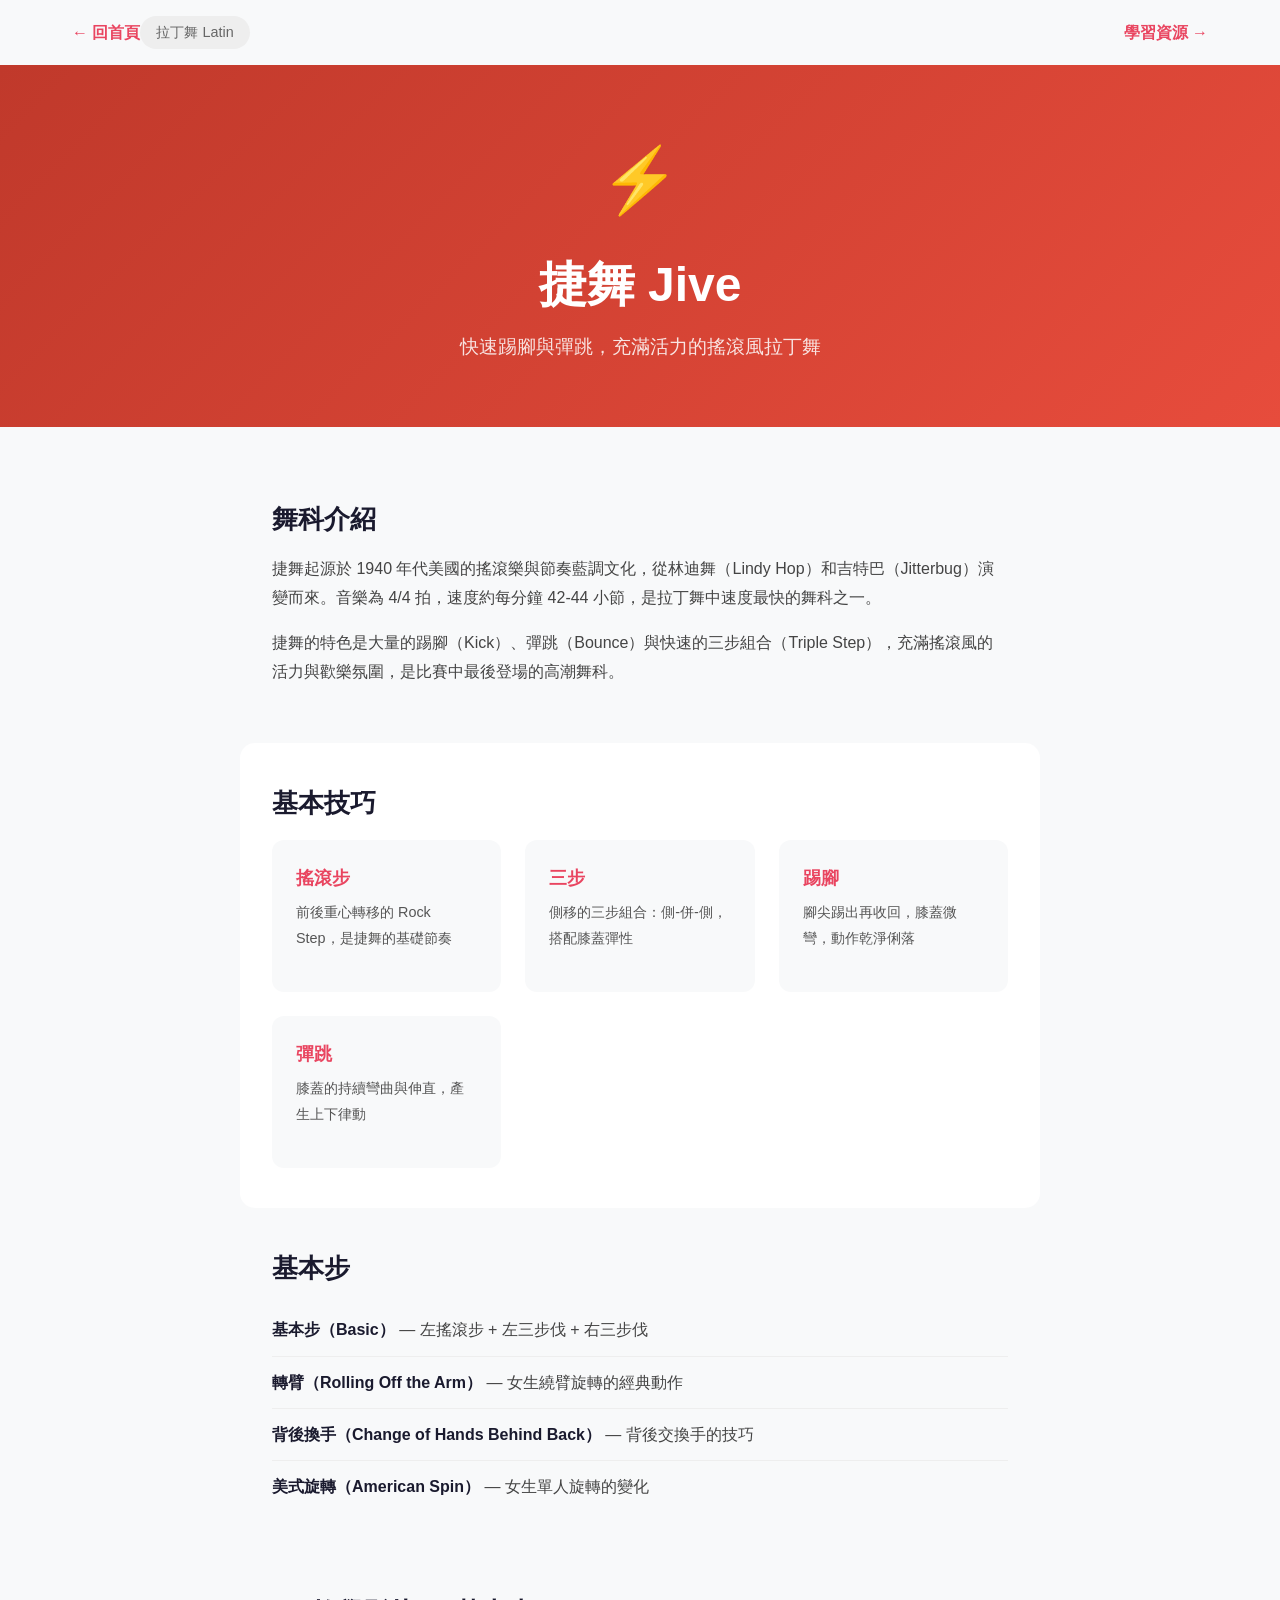
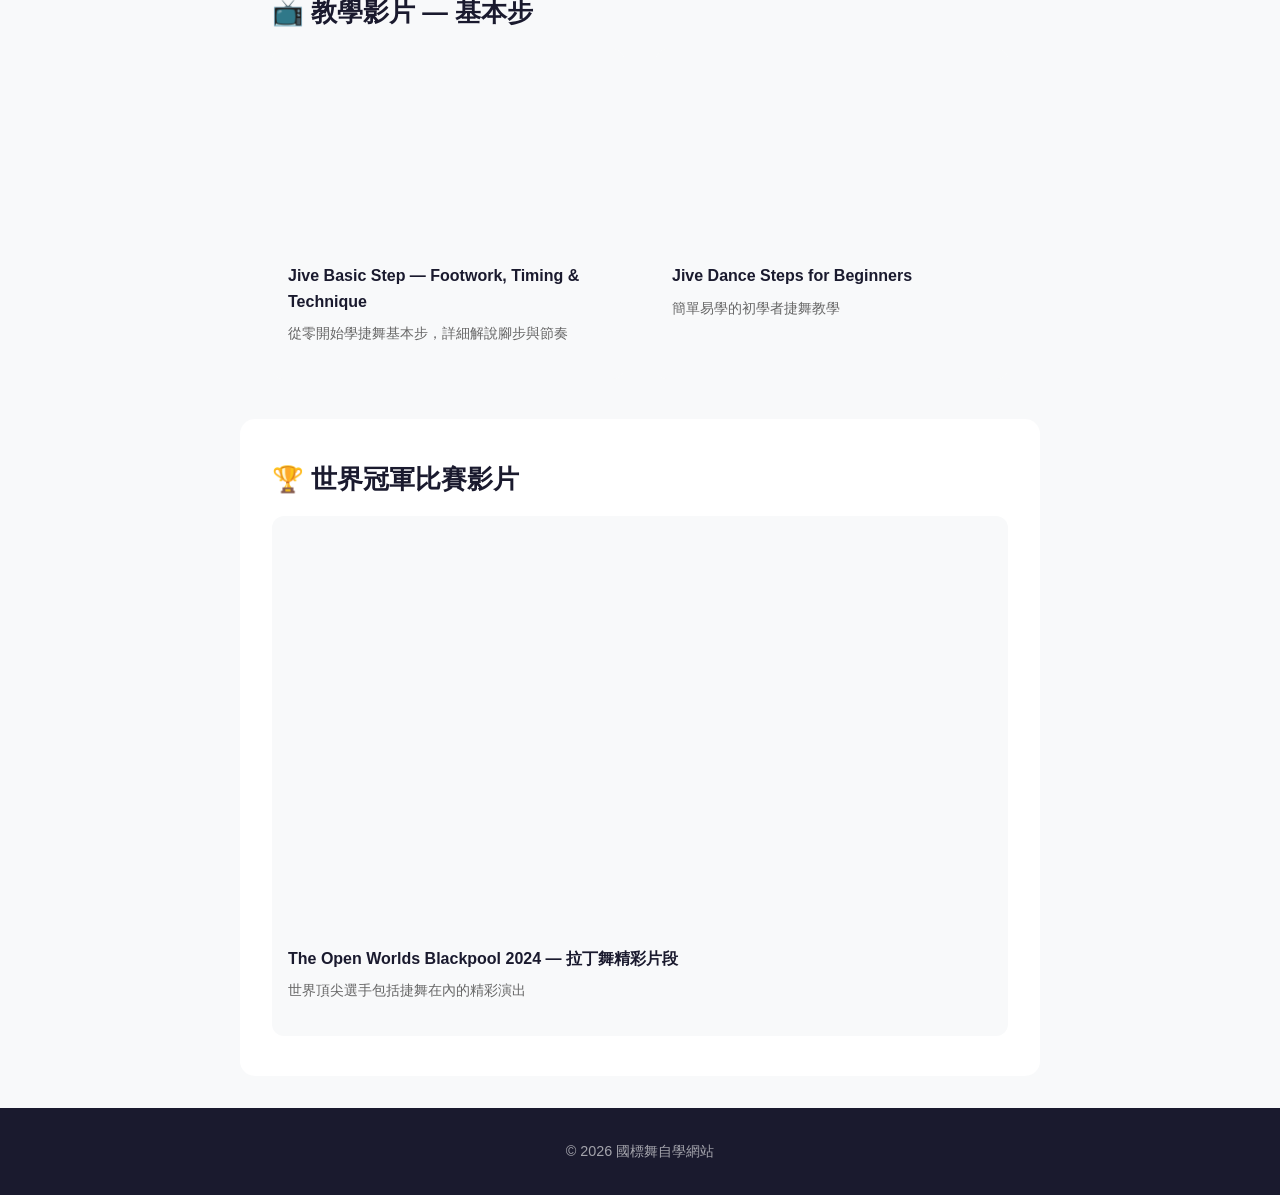
<file: dances/jive.html>
<!DOCTYPE html>
<html lang="zh-TW">
<head>
    <meta charset="UTF-8">
    <meta name="viewport" content="width=device-width, initial-scale=1.0">
    <title>捷舞 Jive — 國標舞自學</title>
    <link rel="stylesheet" href="../style.css">
</head>
<body class="dance-page">
    <nav class="dance-nav">
        <a href="../index.html#latin" class="back-link">← 回首頁</a>
        <span class="dance-label">拉丁舞 Latin</span>
        <a href="../resources.html" class="back-link" style="margin-left:auto;">學習資源 →</a>
    </nav>

    <header class="dance-hero" style="background: linear-gradient(135deg, #c0392b, #e74c3c);">
        <div class="dance-hero-content">
            <span class="dance-icon">⚡</span>
            <h1>捷舞 Jive</h1>
            <p class="dance-subtitle">快速踢腳與彈跳，充滿活力的搖滾風拉丁舞</p>
        </div>
    </header>

    <main class="dance-main">
        <section class="dance-section">
            <h2>舞科介紹</h2>
            <p>捷舞起源於 1940 年代美國的搖滾樂與節奏藍調文化，從林迪舞（Lindy Hop）和吉特巴（Jitterbug）演變而來。音樂為 4/4 拍，速度約每分鐘 42-44 小節，是拉丁舞中速度最快的舞科之一。</p>
            <p>捷舞的特色是大量的踢腳（Kick）、彈跳（Bounce）與快速的三步組合（Triple Step），充滿搖滾風的活力與歡樂氛圍，是比賽中最後登場的高潮舞科。</p>
        </section>

        <section class="dance-section alt">
            <h2>基本技巧</h2>
            <div class="tip-grid">
                <div class="tip-card">
                    <h3>搖滾步</h3>
                    <p>前後重心轉移的 Rock Step，是捷舞的基礎節奏</p>
                </div>
                <div class="tip-card">
                    <h3>三步</h3>
                    <p>側移的三步組合：側-併-側，搭配膝蓋彈性</p>
                </div>
                <div class="tip-card">
                    <h3>踢腳</h3>
                    <p>腳尖踢出再收回，膝蓋微彎，動作乾淨俐落</p>
                </div>
                <div class="tip-card">
                    <h3>彈跳</h3>
                    <p>膝蓋的持續彎曲與伸直，產生上下律動</p>
                </div>
            </div>
        </section>

        <section class="dance-section">
            <h2>基本步</h2>
            <ul class="step-list">
                <li><strong>基本步（Basic）</strong> — 左搖滾步 + 左三步伐 + 右三步伐</li>
                <li><strong>轉臂（Rolling Off the Arm）</strong> — 女生繞臂旋轉的經典動作</li>
                <li><strong>背後換手（Change of Hands Behind Back）</strong> — 背後交換手的技巧</li>
                <li><strong>美式旋轉（American Spin）</strong> — 女生單人旋轉的變化</li>
            </ul>
        </section>

        <section class="dance-section">
            <h2>📺 教學影片 — 基本步</h2>
            <div class="video-grid">
                <div class="video-card">
                    <div class="video-wrapper">
                        <iframe src="https://www.youtube.com/embed/jlY_nxpQJIQ" allowfullscreen loading="lazy"></iframe>
                    </div>
                    <h3>Jive Basic Step — Footwork, Timing & Technique</h3>
                    <p>從零開始學捷舞基本步，詳細解說腳步與節奏</p>
                </div>
                <div class="video-card">
                    <div class="video-wrapper">
                        <iframe src="https://www.youtube.com/embed/XNtmkUQ8eaE" allowfullscreen loading="lazy"></iframe>
                    </div>
                    <h3>Jive Dance Steps for Beginners</h3>
                    <p>簡單易學的初學者捷舞教學</p>
                </div>
            </div>
        </section>

        <section class="dance-section alt">
            <h2>🏆 世界冠軍比賽影片</h2>
            <div class="video-grid">
                <div class="video-card">
                    <div class="video-wrapper">
                        <iframe src="https://www.youtube.com/embed/JS5YxwnSrbc" allowfullscreen loading="lazy"></iframe>
                    </div>
                    <h3>The Open Worlds Blackpool 2024 — 拉丁舞精彩片段</h3>
                    <p>世界頂尖選手包括捷舞在內的精彩演出</p>
                </div>
            </div>
        </section>
    </main>

    <footer>
        <p>&copy; 2026 國標舞自學網站</p>
    </footer>
</body>
</html>
</file>
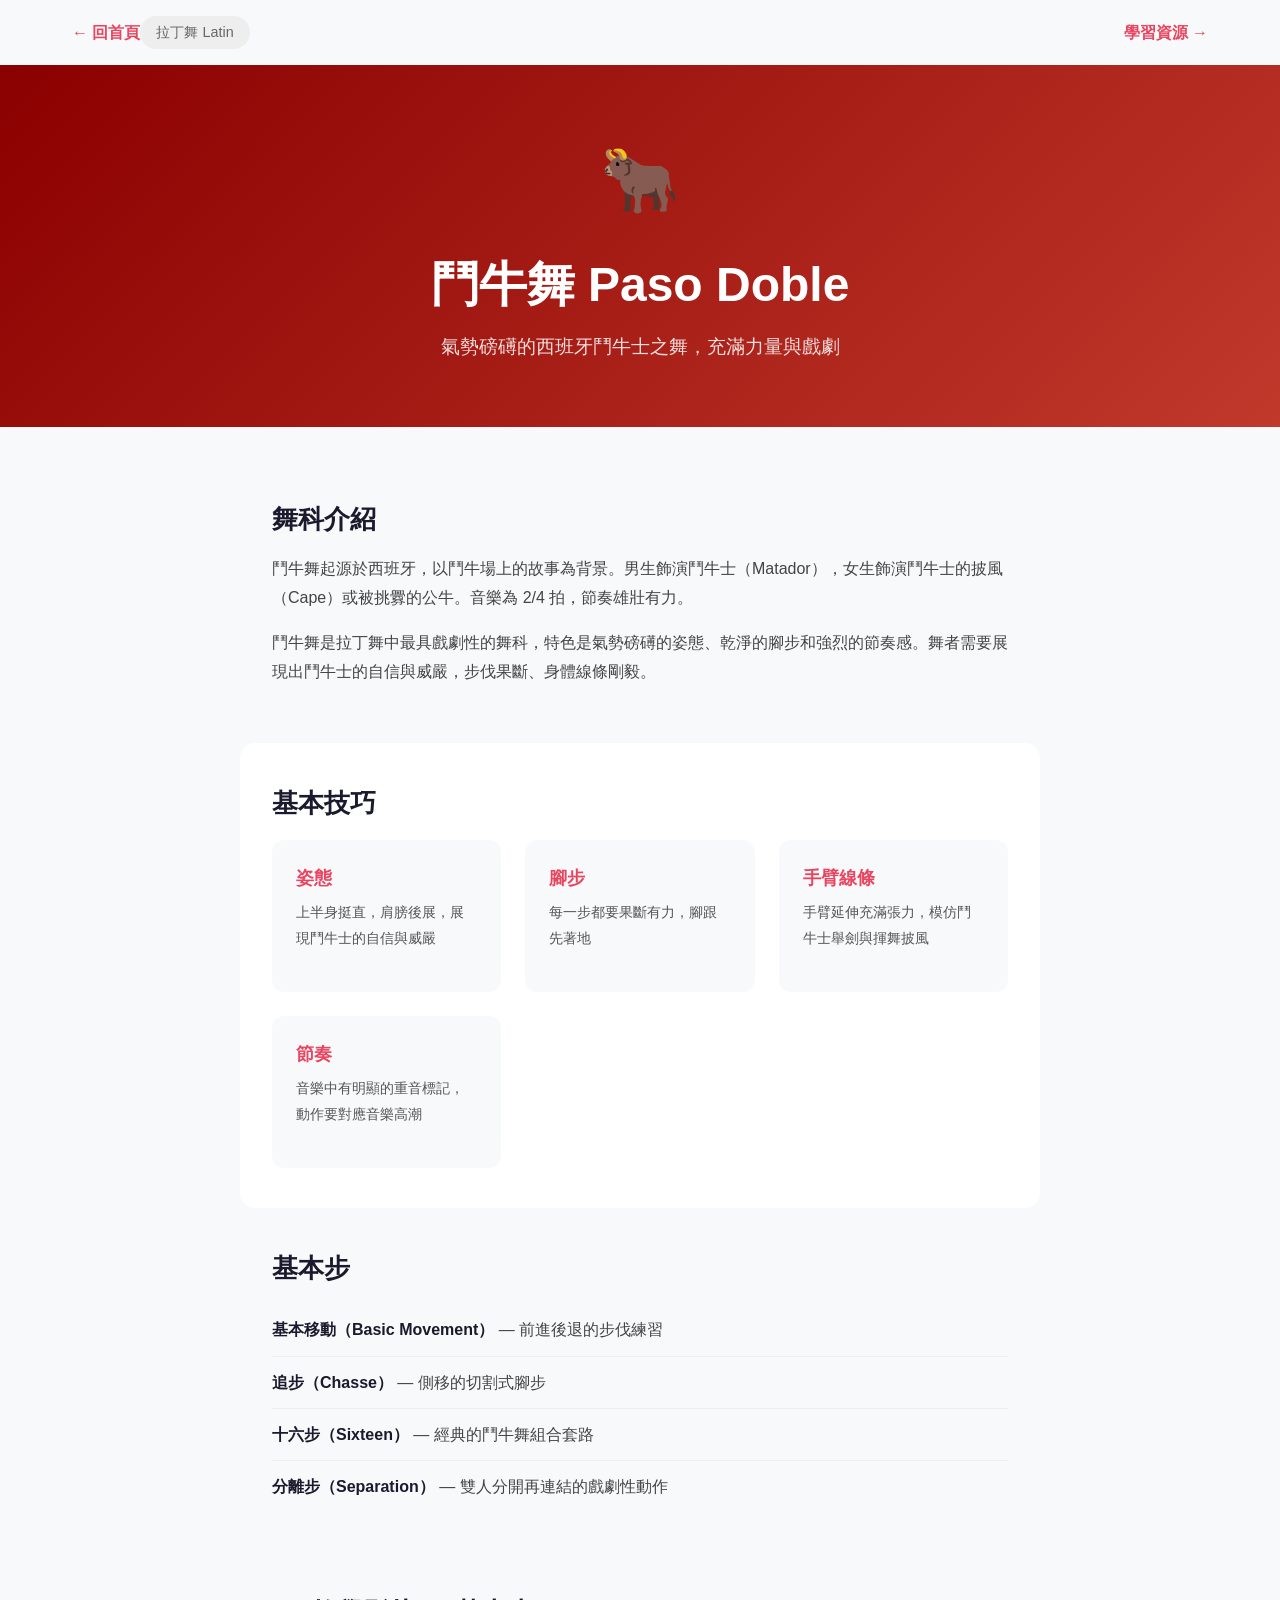
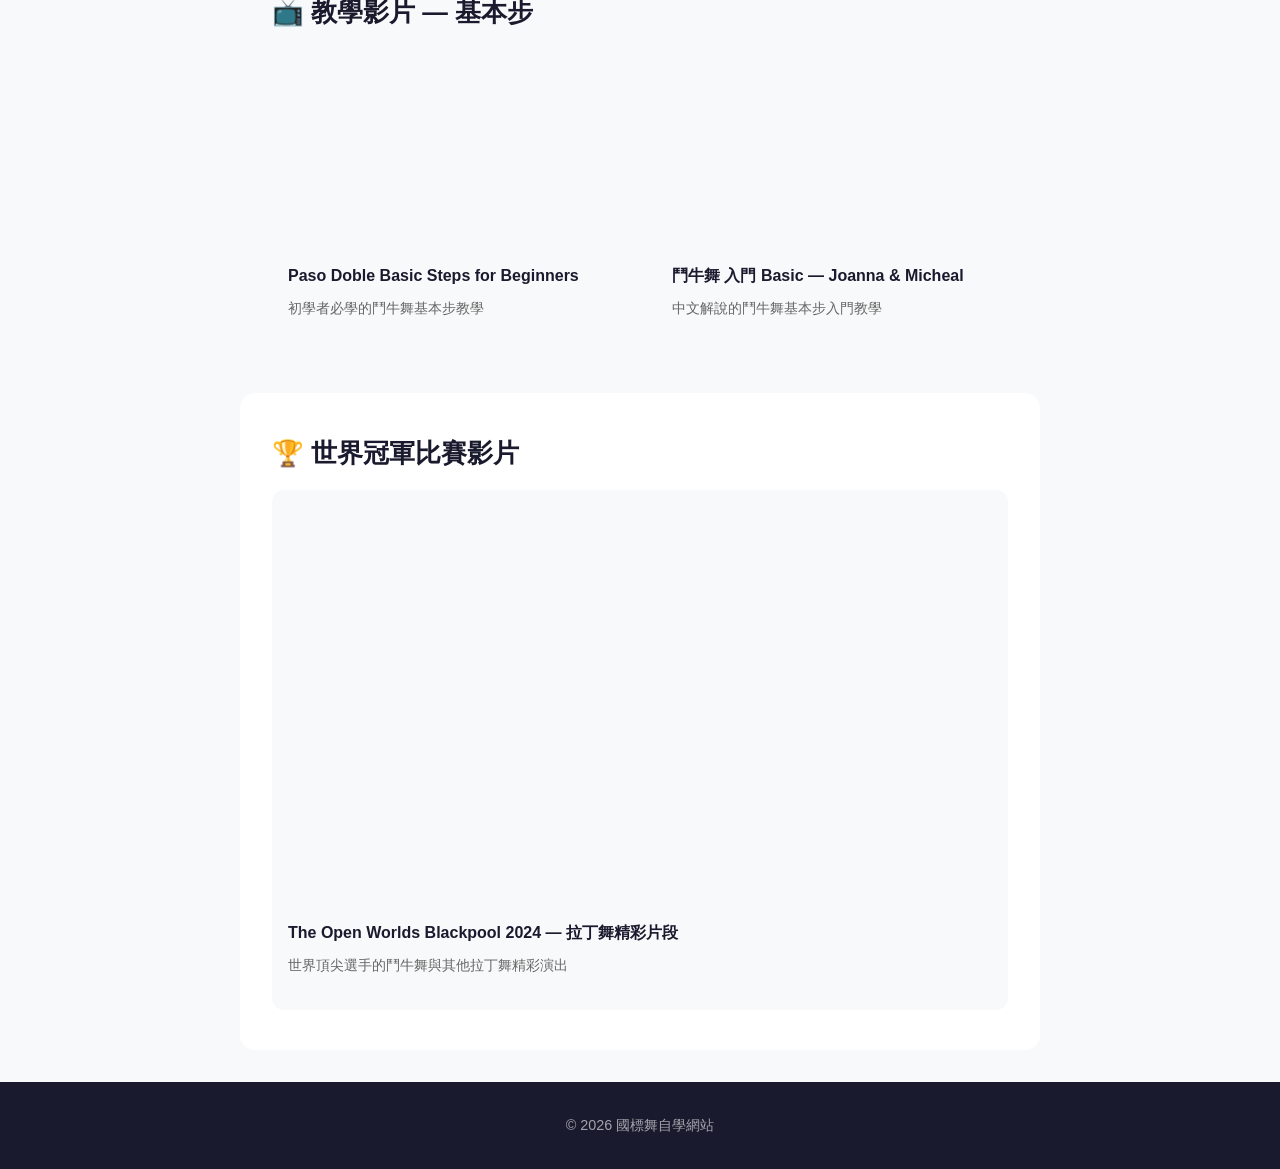
<file: dances/paso.html>
<!DOCTYPE html>
<html lang="zh-TW">
<head>
    <meta charset="UTF-8">
    <meta name="viewport" content="width=device-width, initial-scale=1.0">
    <title>鬥牛舞 Paso Doble — 國標舞自學</title>
    <link rel="stylesheet" href="../style.css">
</head>
<body class="dance-page">
    <nav class="dance-nav">
        <a href="../index.html#latin" class="back-link">← 回首頁</a>
        <span class="dance-label">拉丁舞 Latin</span>
        <a href="../resources.html" class="back-link" style="margin-left:auto;">學習資源 →</a>
    </nav>

    <header class="dance-hero" style="background: linear-gradient(135deg, #8b0000, #c0392b);">
        <div class="dance-hero-content">
            <span class="dance-icon">🐂</span>
            <h1>鬥牛舞 Paso Doble</h1>
            <p class="dance-subtitle">氣勢磅礡的西班牙鬥牛士之舞，充滿力量與戲劇</p>
        </div>
    </header>

    <main class="dance-main">
        <section class="dance-section">
            <h2>舞科介紹</h2>
            <p>鬥牛舞起源於西班牙，以鬥牛場上的故事為背景。男生飾演鬥牛士（Matador），女生飾演鬥牛士的披風（Cape）或被挑釁的公牛。音樂為 2/4 拍，節奏雄壯有力。</p>
            <p>鬥牛舞是拉丁舞中最具戲劇性的舞科，特色是氣勢磅礡的姿態、乾淨的腳步和強烈的節奏感。舞者需要展現出鬥牛士的自信與威嚴，步伐果斷、身體線條剛毅。</p>
        </section>

        <section class="dance-section alt">
            <h2>基本技巧</h2>
            <div class="tip-grid">
                <div class="tip-card">
                    <h3>姿態</h3>
                    <p>上半身挺直，肩膀後展，展現鬥牛士的自信與威嚴</p>
                </div>
                <div class="tip-card">
                    <h3>腳步</h3>
                    <p>每一步都要果斷有力，腳跟先著地</p>
                </div>
                <div class="tip-card">
                    <h3>手臂線條</h3>
                    <p>手臂延伸充滿張力，模仿鬥牛士舉劍與揮舞披風</p>
                </div>
                <div class="tip-card">
                    <h3>節奏</h3>
                    <p>音樂中有明顯的重音標記，動作要對應音樂高潮</p>
                </div>
            </div>
        </section>

        <section class="dance-section">
            <h2>基本步</h2>
            <ul class="step-list">
                <li><strong>基本移動（Basic Movement）</strong> — 前進後退的步伐練習</li>
                <li><strong>追步（Chasse）</strong> — 側移的切割式腳步</li>
                <li><strong>十六步（Sixteen）</strong> — 經典的鬥牛舞組合套路</li>
                <li><strong>分離步（Separation）</strong> — 雙人分開再連結的戲劇性動作</li>
            </ul>
        </section>

        <section class="dance-section">
            <h2>📺 教學影片 — 基本步</h2>
            <div class="video-grid">
                <div class="video-card">
                    <div class="video-wrapper">
                        <iframe src="https://www.youtube.com/embed/nDFihjVBSYs" allowfullscreen loading="lazy"></iframe>
                    </div>
                    <h3>Paso Doble Basic Steps for Beginners</h3>
                    <p>初學者必學的鬥牛舞基本步教學</p>
                </div>
                <div class="video-card">
                    <div class="video-wrapper">
                        <iframe src="https://www.youtube.com/embed/E0UIKPxqT-E" allowfullscreen loading="lazy"></iframe>
                    </div>
                    <h3>鬥牛舞 入門 Basic — Joanna & Micheal</h3>
                    <p>中文解說的鬥牛舞基本步入門教學</p>
                </div>
            </div>
        </section>

        <section class="dance-section alt">
            <h2>🏆 世界冠軍比賽影片</h2>
            <div class="video-grid">
                <div class="video-card">
                    <div class="video-wrapper">
                        <iframe src="https://www.youtube.com/embed/JS5YxwnSrbc" allowfullscreen loading="lazy"></iframe>
                    </div>
                    <h3>The Open Worlds Blackpool 2024 — 拉丁舞精彩片段</h3>
                    <p>世界頂尖選手的鬥牛舞與其他拉丁舞精彩演出</p>
                </div>
            </div>
        </section>
    </main>

    <footer>
        <p>&copy; 2026 國標舞自學網站</p>
    </footer>
</body>
</html>
</file>
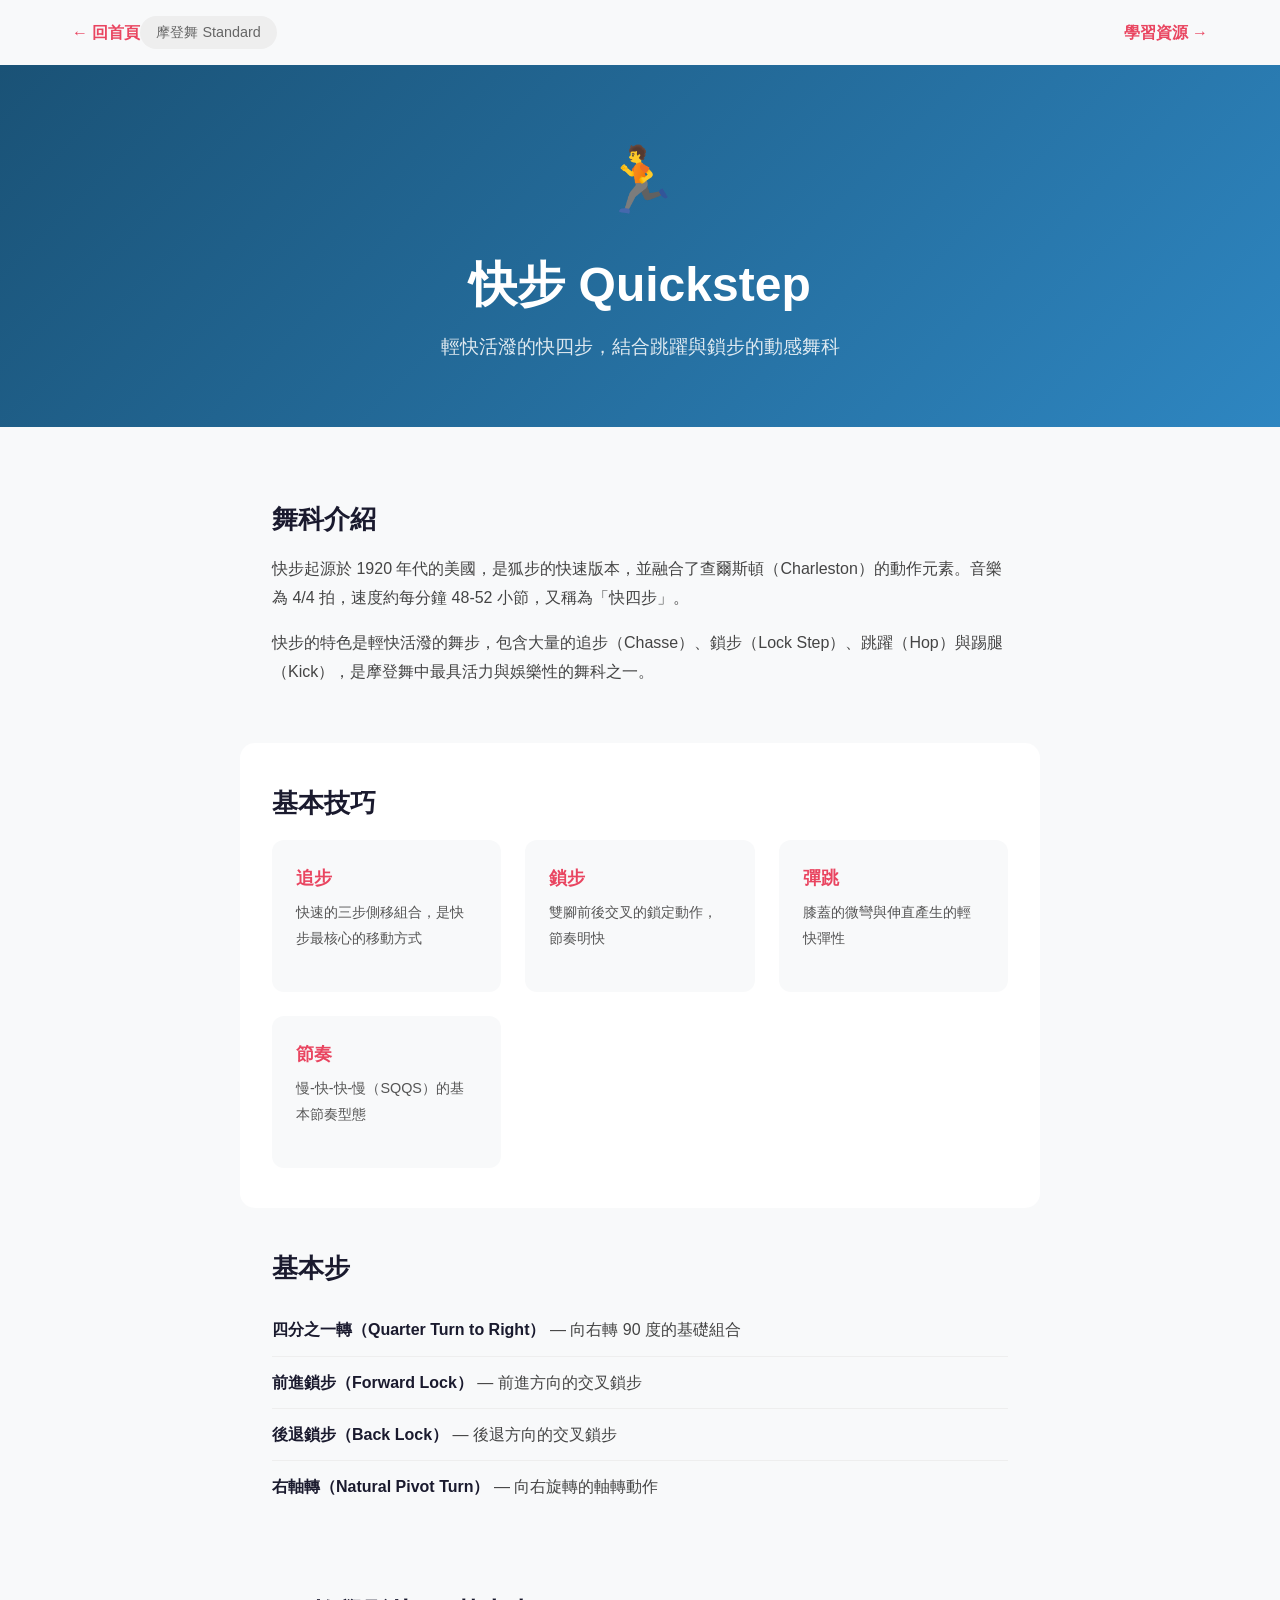
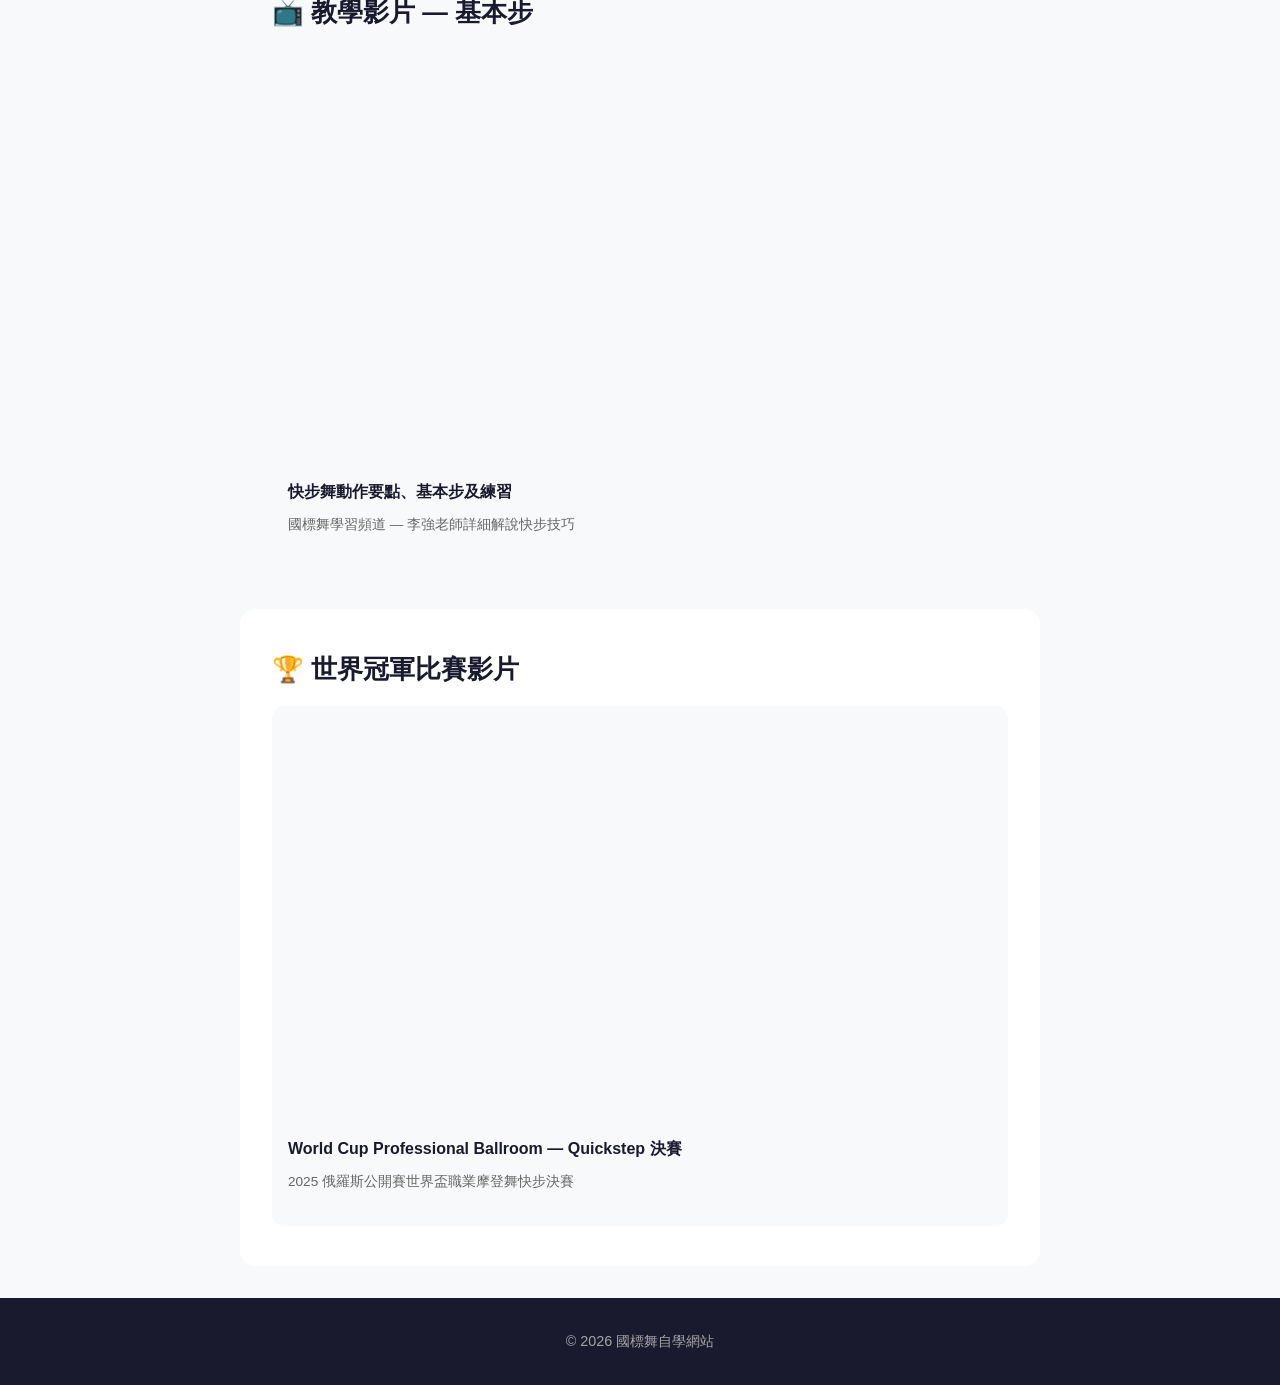
<file: dances/quickstep.html>
<!DOCTYPE html>
<html lang="zh-TW">
<head>
    <meta charset="UTF-8">
    <meta name="viewport" content="width=device-width, initial-scale=1.0">
    <title>快步 Quickstep — 國標舞自學</title>
    <link rel="stylesheet" href="../style.css">
</head>
<body class="dance-page">
    <nav class="dance-nav">
        <a href="../index.html#standard" class="back-link">← 回首頁</a>
        <span class="dance-label">摩登舞 Standard</span>
        <a href="../resources.html" class="back-link" style="margin-left:auto;">學習資源 →</a>
    </nav>

    <header class="dance-hero" style="background: linear-gradient(135deg, #1a5276, #2e86c1);">
        <div class="dance-hero-content">
            <span class="dance-icon">🏃</span>
            <h1>快步 Quickstep</h1>
            <p class="dance-subtitle">輕快活潑的快四步，結合跳躍與鎖步的動感舞科</p>
        </div>
    </header>

    <main class="dance-main">
        <section class="dance-section">
            <h2>舞科介紹</h2>
            <p>快步起源於 1920 年代的美國，是狐步的快速版本，並融合了查爾斯頓（Charleston）的動作元素。音樂為 4/4 拍，速度約每分鐘 48-52 小節，又稱為「快四步」。</p>
            <p>快步的特色是輕快活潑的舞步，包含大量的追步（Chasse）、鎖步（Lock Step）、跳躍（Hop）與踢腿（Kick），是摩登舞中最具活力與娛樂性的舞科之一。</p>
        </section>

        <section class="dance-section alt">
            <h2>基本技巧</h2>
            <div class="tip-grid">
                <div class="tip-card">
                    <h3>追步</h3>
                    <p>快速的三步側移組合，是快步最核心的移動方式</p>
                </div>
                <div class="tip-card">
                    <h3>鎖步</h3>
                    <p>雙腳前後交叉的鎖定動作，節奏明快</p>
                </div>
                <div class="tip-card">
                    <h3>彈跳</h3>
                    <p>膝蓋的微彎與伸直產生的輕快彈性</p>
                </div>
                <div class="tip-card">
                    <h3>節奏</h3>
                    <p>慢-快-快-慢（SQQS）的基本節奏型態</p>
                </div>
            </div>
        </section>

        <section class="dance-section">
            <h2>基本步</h2>
            <ul class="step-list">
                <li><strong>四分之一轉（Quarter Turn to Right）</strong> — 向右轉 90 度的基礎組合</li>
                <li><strong>前進鎖步（Forward Lock）</strong> — 前進方向的交叉鎖步</li>
                <li><strong>後退鎖步（Back Lock）</strong> — 後退方向的交叉鎖步</li>
                <li><strong>右軸轉（Natural Pivot Turn）</strong> — 向右旋轉的軸轉動作</li>
            </ul>
        </section>

        <section class="dance-section">
            <h2>📺 教學影片 — 基本步</h2>
            <div class="video-grid">
                <div class="video-card">
                    <div class="video-wrapper">
                        <iframe src="https://www.youtube.com/embed/NUTc68LxdI4" allowfullscreen loading="lazy"></iframe>
                    </div>
                    <h3>快步舞動作要點、基本步及練習</h3>
                    <p>國標舞學習頻道 — 李強老師詳細解說快步技巧</p>
                </div>
            </div>
        </section>

        <section class="dance-section alt">
            <h2>🏆 世界冠軍比賽影片</h2>
            <div class="video-grid">
                <div class="video-card">
                    <div class="video-wrapper">
                        <iframe src="https://www.youtube.com/embed/oL8Kzhu7-Xw" allowfullscreen loading="lazy"></iframe>
                    </div>
                    <h3>World Cup Professional Ballroom — Quickstep 決賽</h3>
                    <p>2025 俄羅斯公開賽世界盃職業摩登舞快步決賽</p>
                </div>
            </div>
        </section>
    </main>

    <footer>
        <p>&copy; 2026 國標舞自學網站</p>
    </footer>
</body>
</html>
</file>
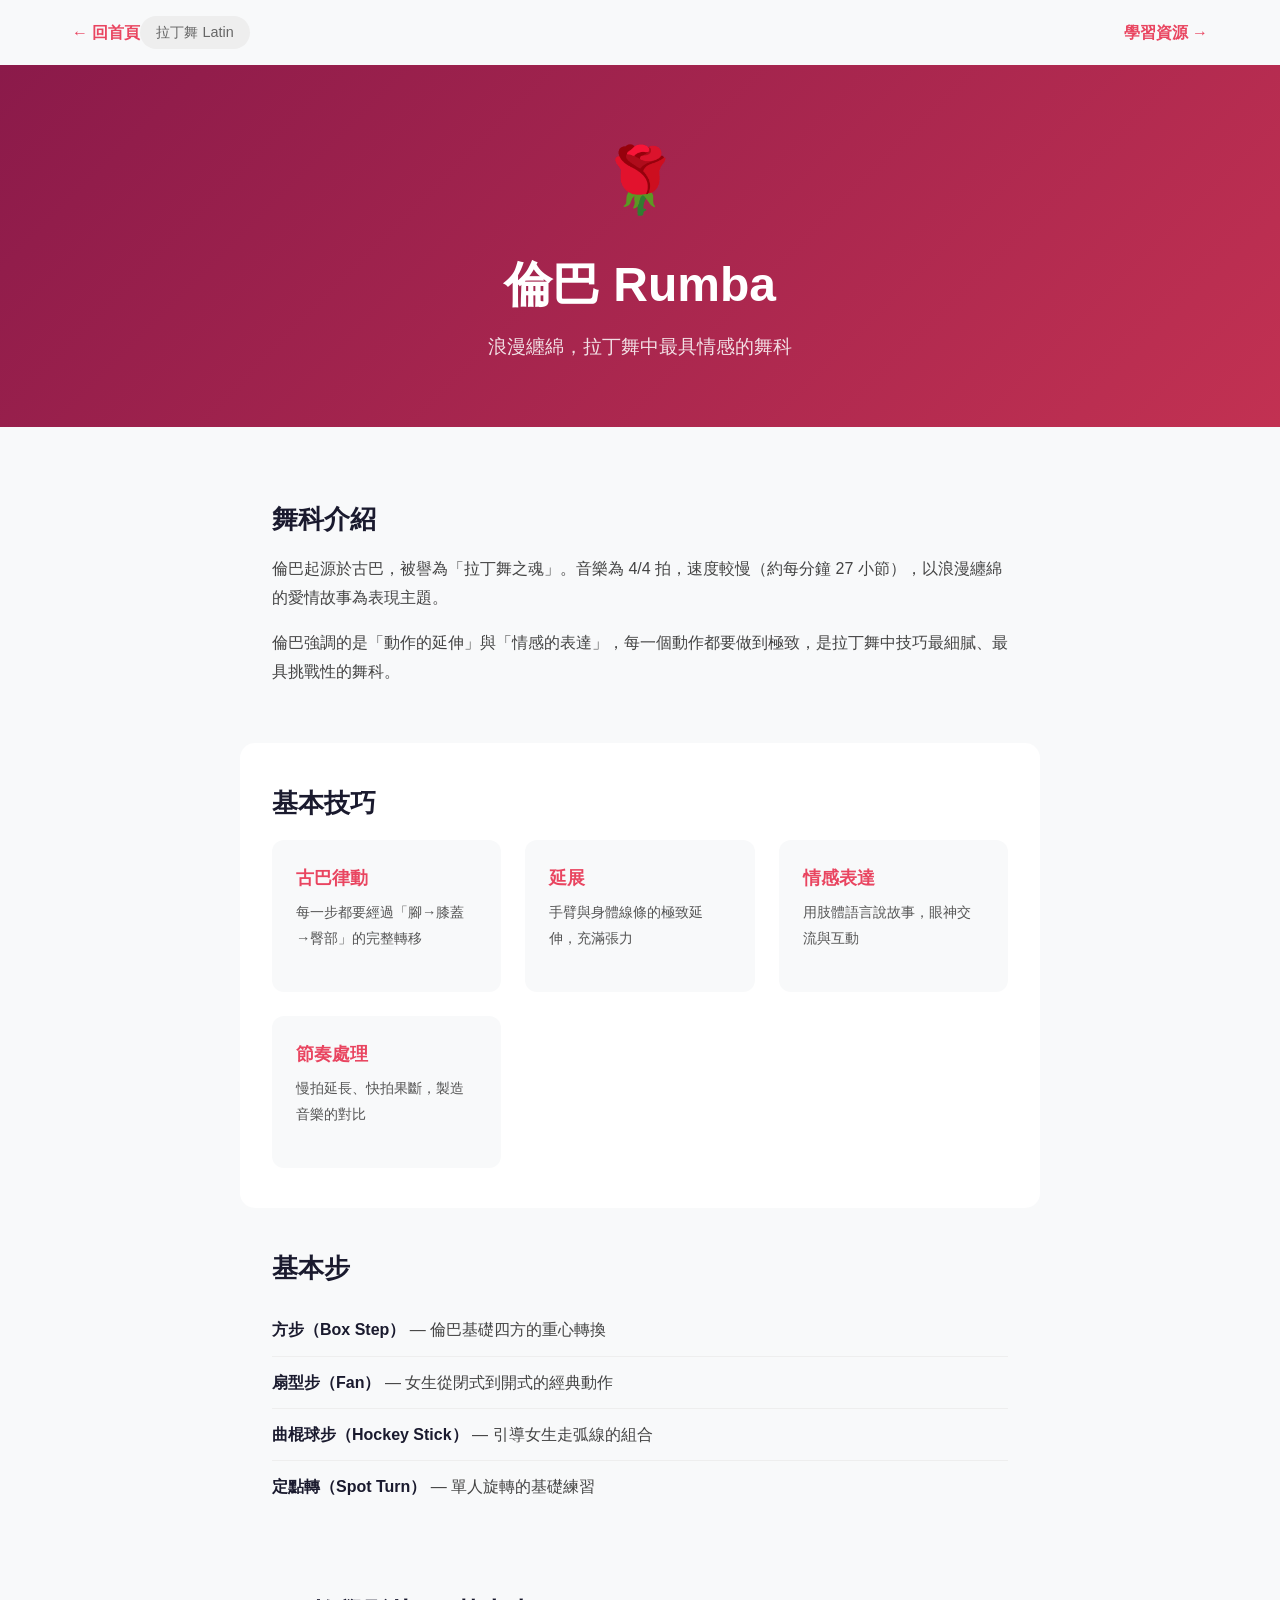
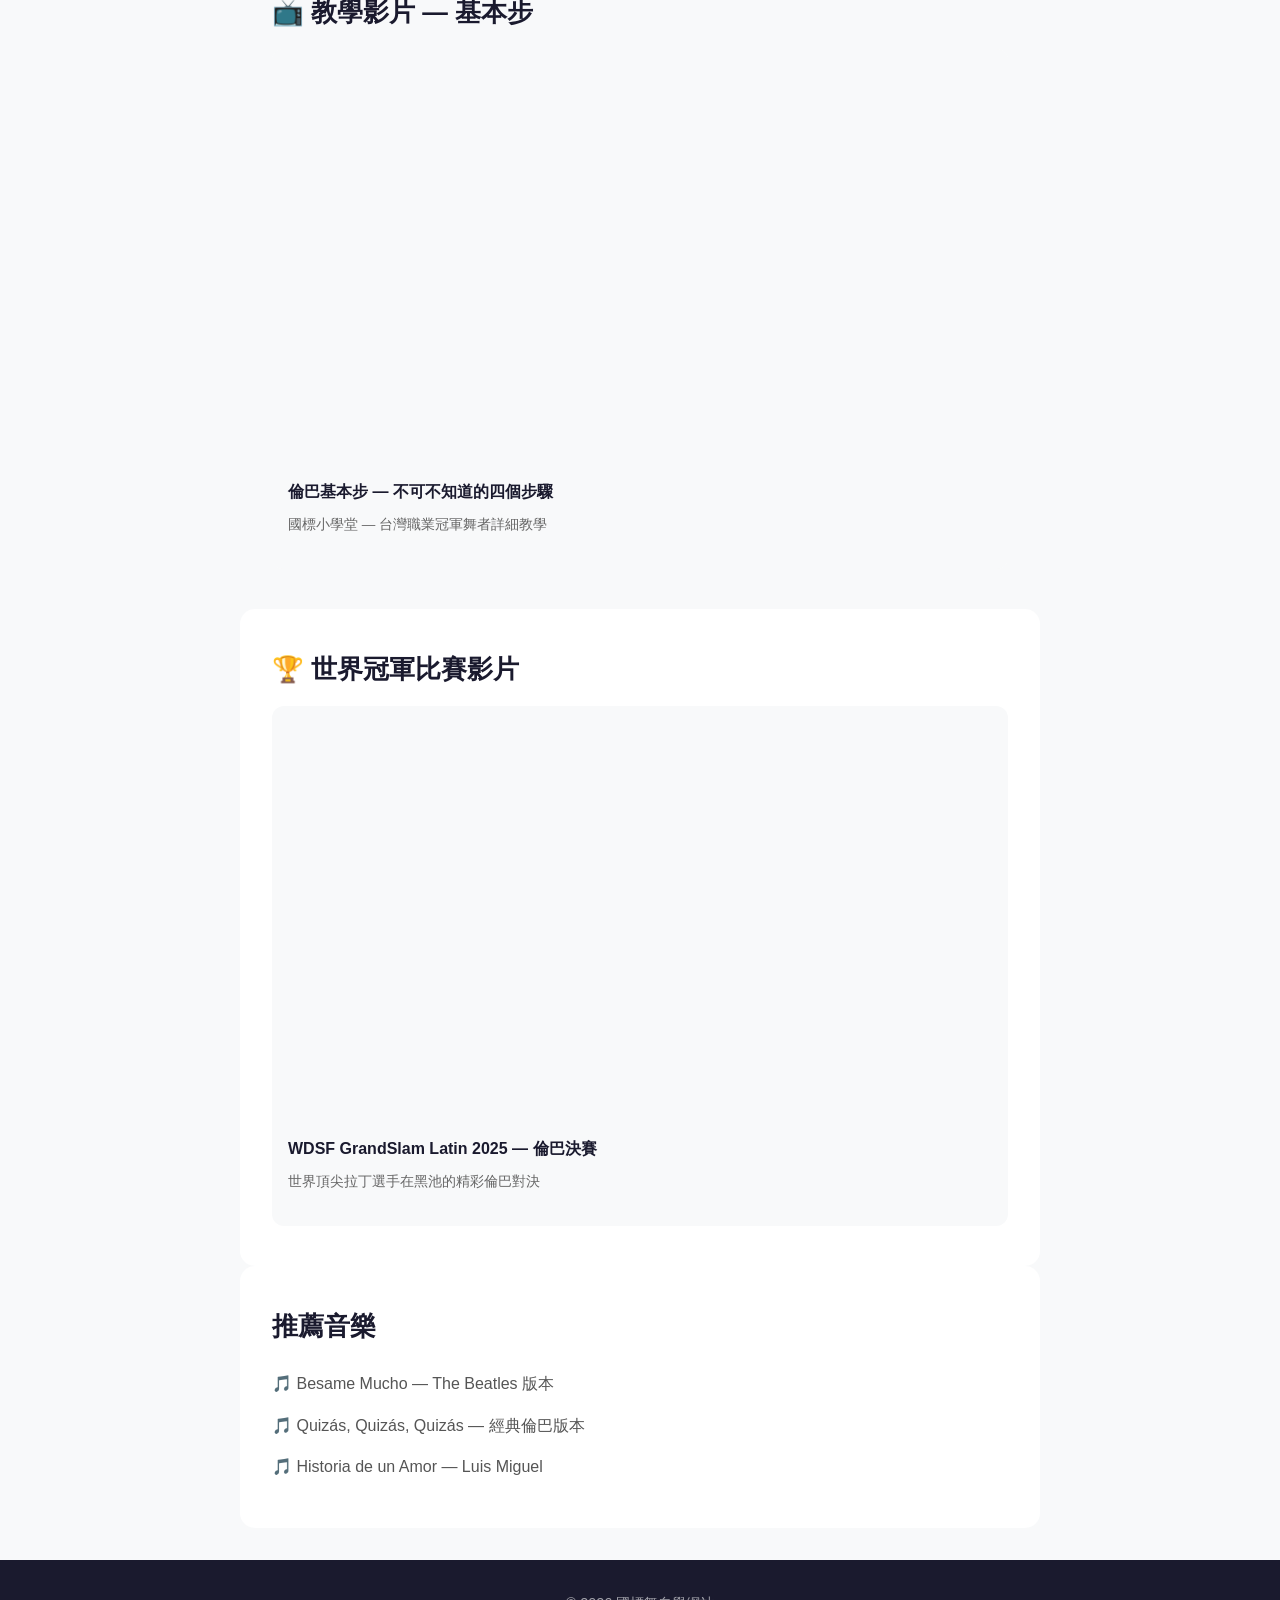
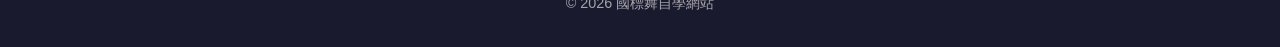
<file: dances/rumba.html>
<!DOCTYPE html>
<html lang="zh-TW">
<head>
    <meta charset="UTF-8">
    <meta name="viewport" content="width=device-width, initial-scale=1.0">
    <title>倫巴 Rumba — 國標舞自學</title>
    <link rel="stylesheet" href="../style.css">
</head>
<body class="dance-page">
    <nav class="dance-nav">
        <a href="../index.html#latin" class="back-link">← 回首頁</a>
        <span class="dance-label">拉丁舞 Latin</span>
        <a href="../resources.html" class="back-link" style="margin-left:auto;">學習資源 →</a>
    </nav>

    <header class="dance-hero" style="background: linear-gradient(135deg, #8b1a4a, #c23152);">
        <div class="dance-hero-content">
            <span class="dance-icon">🌹</span>
            <h1>倫巴 Rumba</h1>
            <p class="dance-subtitle">浪漫纏綿，拉丁舞中最具情感的舞科</p>
        </div>
    </header>

    <main class="dance-main">
        <section class="dance-section">
            <h2>舞科介紹</h2>
            <p>倫巴起源於古巴，被譽為「拉丁舞之魂」。音樂為 4/4 拍，速度較慢（約每分鐘 27 小節），以浪漫纏綿的愛情故事為表現主題。</p>
            <p>倫巴強調的是「動作的延伸」與「情感的表達」，每一個動作都要做到極致，是拉丁舞中技巧最細膩、最具挑戰性的舞科。</p>
        </section>

        <section class="dance-section alt">
            <h2>基本技巧</h2>
            <div class="tip-grid">
                <div class="tip-card">
                    <h3>古巴律動</h3>
                    <p>每一步都要經過「腳→膝蓋→臀部」的完整轉移</p>
                </div>
                <div class="tip-card">
                    <h3>延展</h3>
                    <p>手臂與身體線條的極致延伸，充滿張力</p>
                </div>
                <div class="tip-card">
                    <h3>情感表達</h3>
                    <p>用肢體語言說故事，眼神交流與互動</p>
                </div>
                <div class="tip-card">
                    <h3>節奏處理</h3>
                    <p>慢拍延長、快拍果斷，製造音樂的對比</p>
                </div>
            </div>
        </section>

        <section class="dance-section">
            <h2>基本步</h2>
            <ul class="step-list">
                <li><strong>方步（Box Step）</strong> — 倫巴基礎四方的重心轉換</li>
                <li><strong>扇型步（Fan）</strong> — 女生從閉式到開式的經典動作</li>
                <li><strong>曲棍球步（Hockey Stick）</strong> — 引導女生走弧線的組合</li>
                <li><strong>定點轉（Spot Turn）</strong> — 單人旋轉的基礎練習</li>
            </ul>
        </section>

        <section class="dance-section">
            <h2>📺 教學影片 — 基本步</h2>
            <div class="video-grid">
                <div class="video-card">
                    <div class="video-wrapper">
                        <iframe src="https://www.youtube.com/embed/h-3obyQThc8" allowfullscreen loading="lazy"></iframe>
                    </div>
                    <h3>倫巴基本步 — 不可不知道的四個步驟</h3>
                    <p>國標小學堂 — 台灣職業冠軍舞者詳細教學</p>
                </div>
            </div>
        </section>

        <section class="dance-section alt">
            <h2>🏆 世界冠軍比賽影片</h2>
            <div class="video-grid">
                <div class="video-card">
                    <div class="video-wrapper">
                        <iframe src="https://www.youtube.com/embed/wgd0WRx_q7s" allowfullscreen loading="lazy"></iframe>
                    </div>
                    <h3>WDSF GrandSlam Latin 2025 — 倫巴決賽</h3>
                    <p>世界頂尖拉丁選手在黑池的精彩倫巴對決</p>
                </div>
            </div>
        </section>

        <section class="dance-section alt">
            <h2>推薦音樂</h2>
            <ul class="music-list">
                <li>Besame Mucho — The Beatles 版本</li>
                <li>Quizás, Quizás, Quizás — 經典倫巴版本</li>
                <li>Historia de un Amor — Luis Miguel</li>
            </ul>
        </section>
    </main>

    <footer>
        <p>&copy; 2026 國標舞自學網站</p>
    </footer>
</body>
</html>
</file>
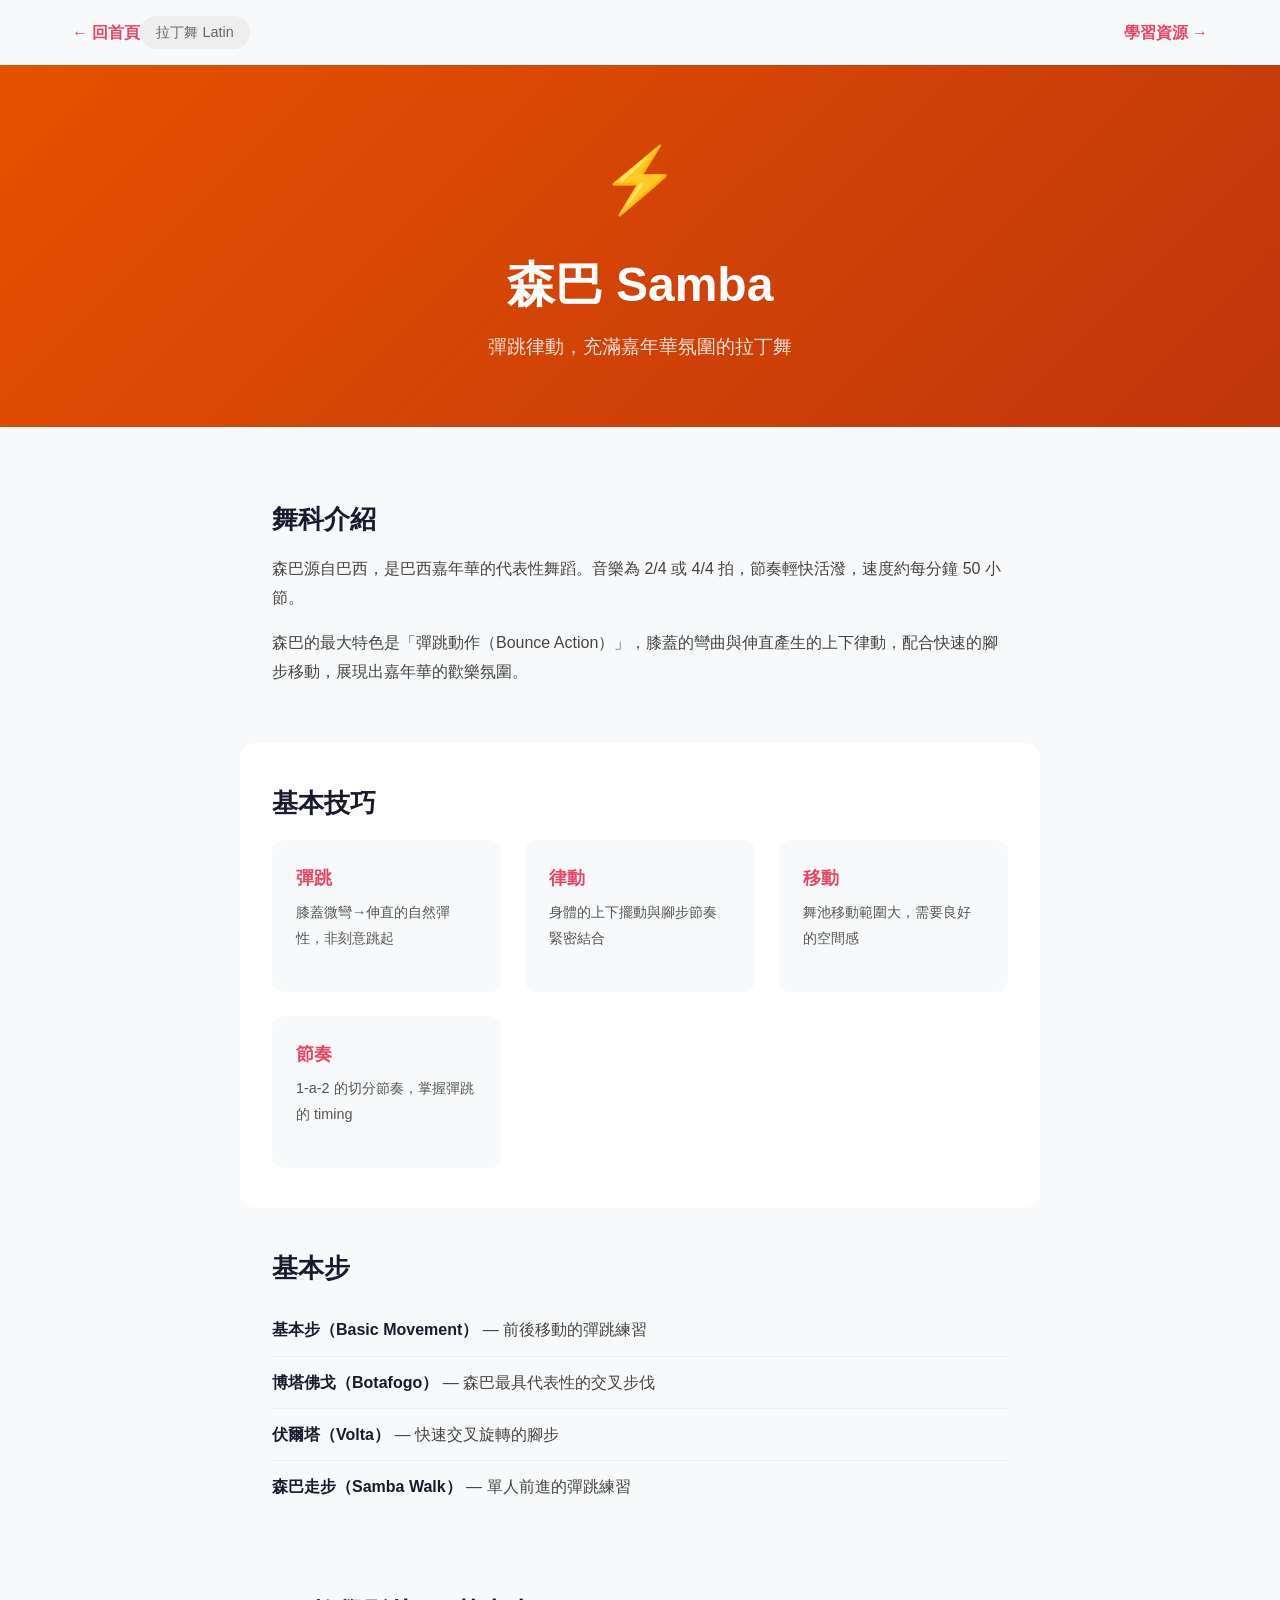
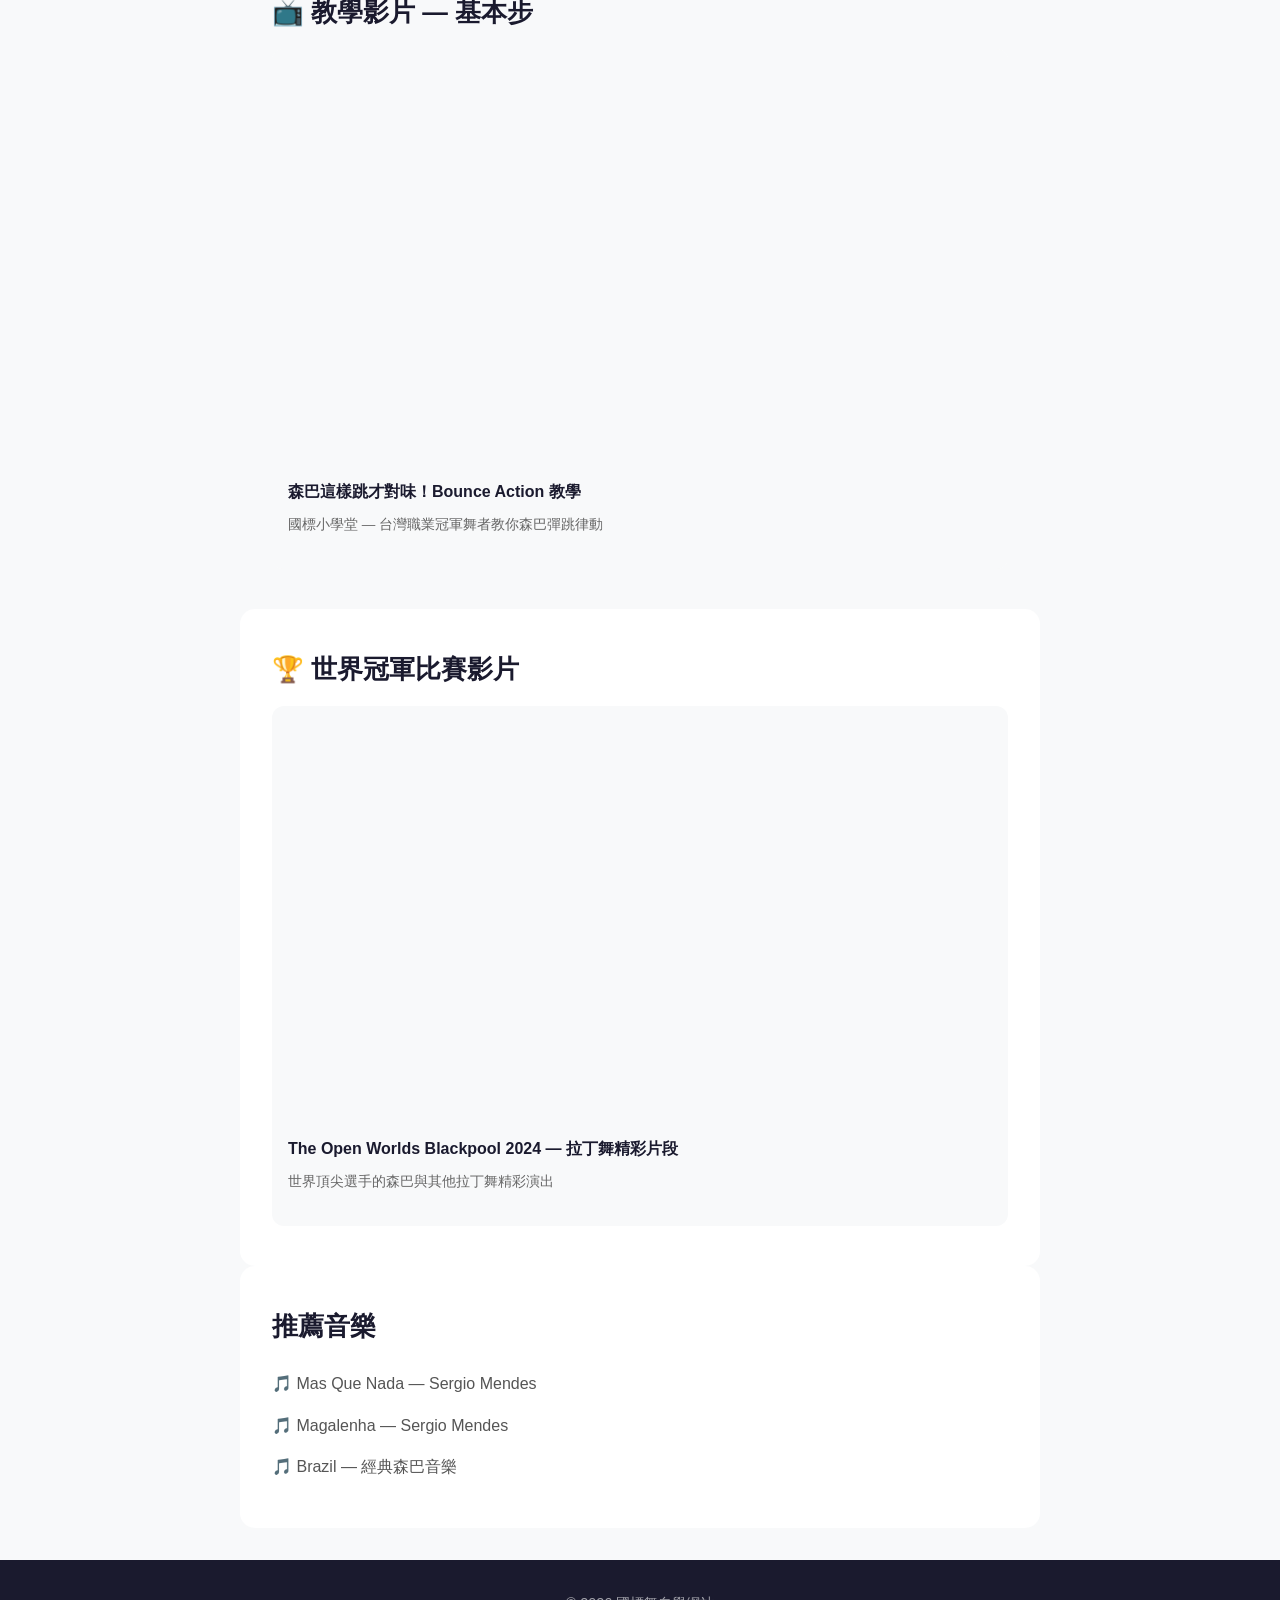
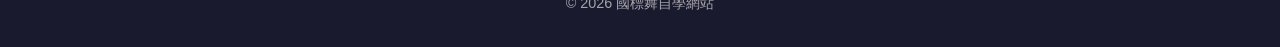
<file: dances/samba.html>
<!DOCTYPE html>
<html lang="zh-TW">
<head>
    <meta charset="UTF-8">
    <meta name="viewport" content="width=device-width, initial-scale=1.0">
    <title>森巴 Samba — 國標舞自學</title>
    <link rel="stylesheet" href="../style.css">
</head>
<body class="dance-page">
    <nav class="dance-nav">
        <a href="../index.html#latin" class="back-link">← 回首頁</a>
        <span class="dance-label">拉丁舞 Latin</span>
        <a href="../resources.html" class="back-link" style="margin-left:auto;">學習資源 →</a>
    </nav>

    <header class="dance-hero" style="background: linear-gradient(135deg, #e65100, #bf360c);">
        <div class="dance-hero-content">
            <span class="dance-icon">⚡</span>
            <h1>森巴 Samba</h1>
            <p class="dance-subtitle">彈跳律動，充滿嘉年華氛圍的拉丁舞</p>
        </div>
    </header>

    <main class="dance-main">
        <section class="dance-section">
            <h2>舞科介紹</h2>
            <p>森巴源自巴西，是巴西嘉年華的代表性舞蹈。音樂為 2/4 或 4/4 拍，節奏輕快活潑，速度約每分鐘 50 小節。</p>
            <p>森巴的最大特色是「彈跳動作（Bounce Action）」，膝蓋的彎曲與伸直產生的上下律動，配合快速的腳步移動，展現出嘉年華的歡樂氛圍。</p>
        </section>

        <section class="dance-section alt">
            <h2>基本技巧</h2>
            <div class="tip-grid">
                <div class="tip-card">
                    <h3>彈跳</h3>
                    <p>膝蓋微彎→伸直的自然彈性，非刻意跳起</p>
                </div>
                <div class="tip-card">
                    <h3>律動</h3>
                    <p>身體的上下擺動與腳步節奏緊密結合</p>
                </div>
                <div class="tip-card">
                    <h3>移動</h3>
                    <p>舞池移動範圍大，需要良好的空間感</p>
                </div>
                <div class="tip-card">
                    <h3>節奏</h3>
                    <p>1-a-2 的切分節奏，掌握彈跳的 timing</p>
                </div>
            </div>
        </section>

        <section class="dance-section">
            <h2>基本步</h2>
            <ul class="step-list">
                <li><strong>基本步（Basic Movement）</strong> — 前後移動的彈跳練習</li>
                <li><strong>博塔佛戈（Botafogo）</strong> — 森巴最具代表性的交叉步伐</li>
                <li><strong>伏爾塔（Volta）</strong> — 快速交叉旋轉的腳步</li>
                <li><strong>森巴走步（Samba Walk）</strong> — 單人前進的彈跳練習</li>
            </ul>
        </section>

        <section class="dance-section">
            <h2>📺 教學影片 — 基本步</h2>
            <div class="video-grid">
                <div class="video-card">
                    <div class="video-wrapper">
                        <iframe src="https://www.youtube.com/embed/3Bt262ujDfY" allowfullscreen loading="lazy"></iframe>
                    </div>
                    <h3>森巴這樣跳才對味！Bounce Action 教學</h3>
                    <p>國標小學堂 — 台灣職業冠軍舞者教你森巴彈跳律動</p>
                </div>
            </div>
        </section>

        <section class="dance-section alt">
            <h2>🏆 世界冠軍比賽影片</h2>
            <div class="video-grid">
                <div class="video-card">
                    <div class="video-wrapper">
                        <iframe src="https://www.youtube.com/embed/JS5YxwnSrbc" allowfullscreen loading="lazy"></iframe>
                    </div>
                    <h3>The Open Worlds Blackpool 2024 — 拉丁舞精彩片段</h3>
                    <p>世界頂尖選手的森巴與其他拉丁舞精彩演出</p>
                </div>
            </div>
        </section>

        <section class="dance-section alt">
            <h2>推薦音樂</h2>
            <ul class="music-list">
                <li>Mas Que Nada — Sergio Mendes</li>
                <li>Magalenha — Sergio Mendes</li>
                <li>Brazil — 經典森巴音樂</li>
            </ul>
        </section>
    </main>

    <footer>
        <p>&copy; 2026 國標舞自學網站</p>
    </footer>
</body>
</html>
</file>
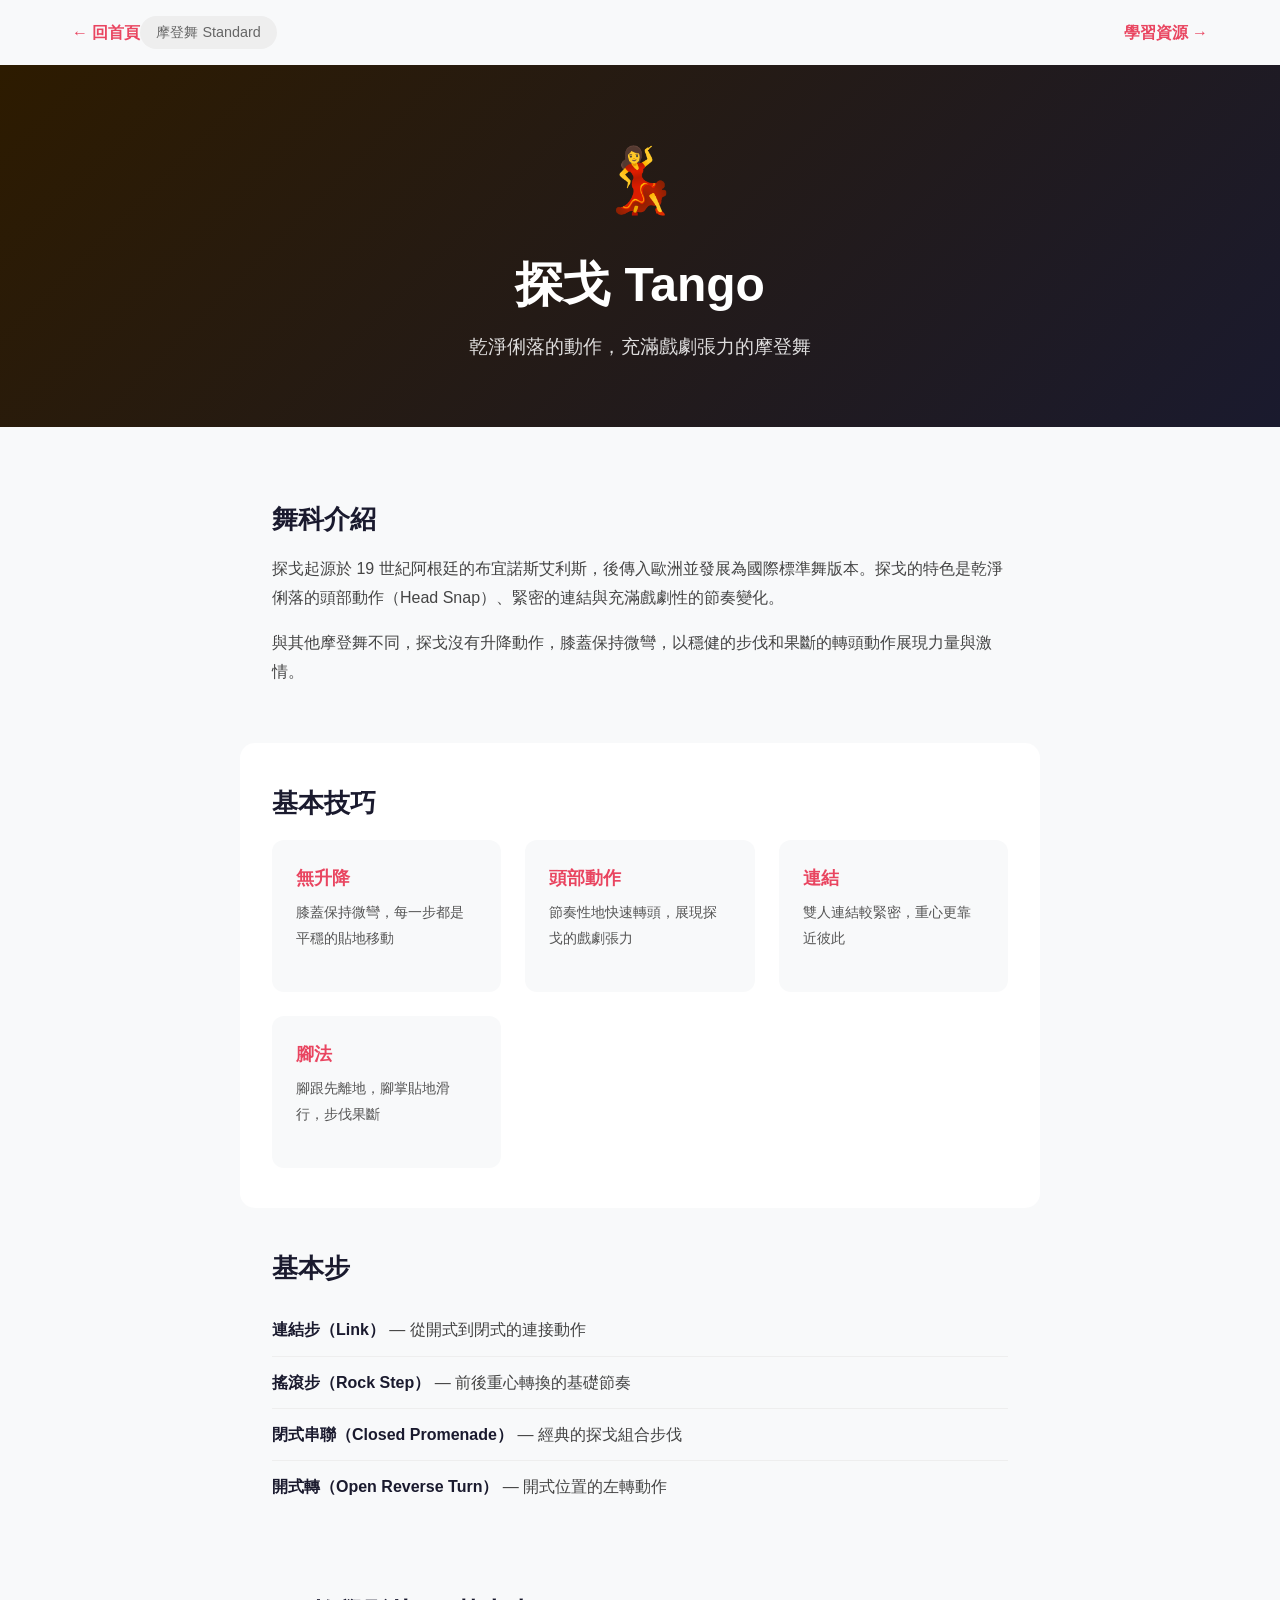
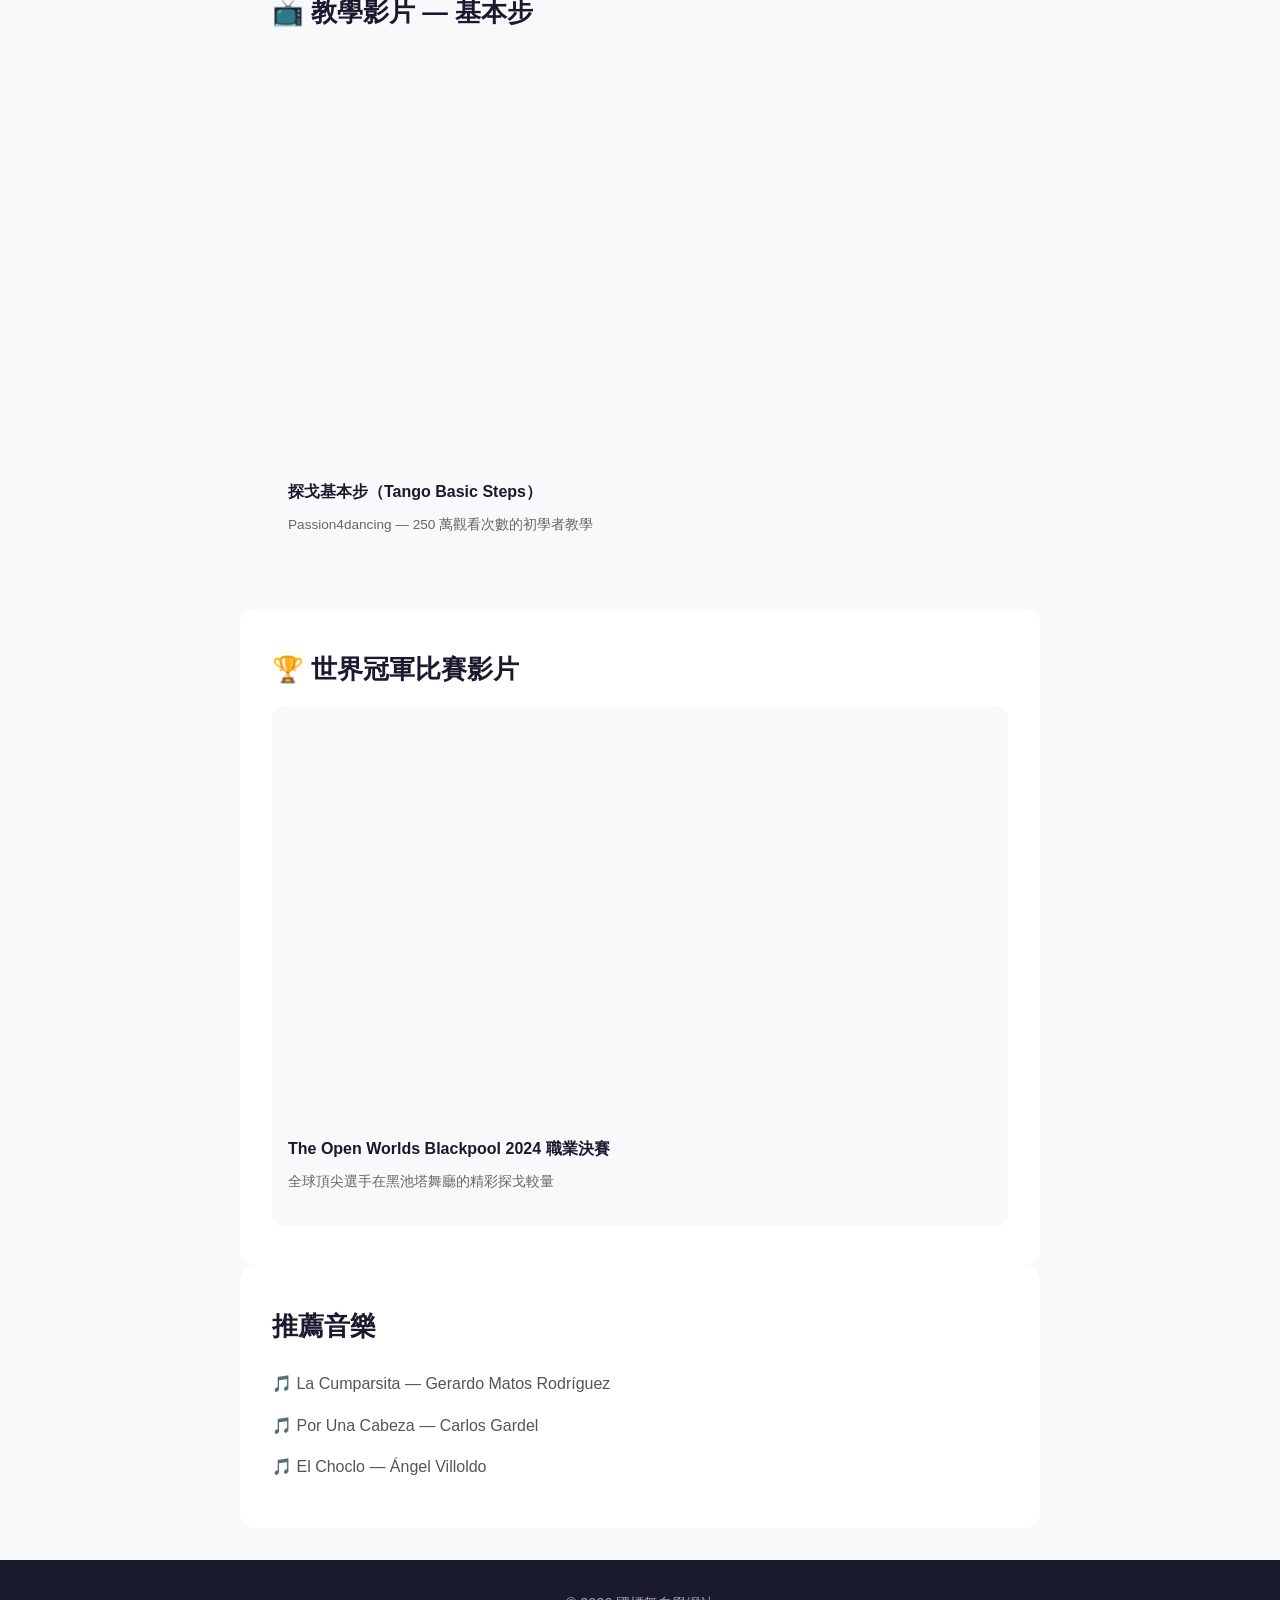
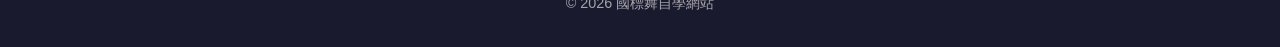
<file: dances/tango.html>
<!DOCTYPE html>
<html lang="zh-TW">
<head>
    <meta charset="UTF-8">
    <meta name="viewport" content="width=device-width, initial-scale=1.0">
    <title>探戈 Tango — 國標舞自學</title>
    <link rel="stylesheet" href="../style.css">
</head>
<body class="dance-page">
    <nav class="dance-nav">
        <a href="../index.html#standard" class="back-link">← 回首頁</a>
        <span class="dance-label">摩登舞 Standard</span>
        <a href="../resources.html" class="back-link" style="margin-left:auto;">學習資源 →</a>
    </nav>

    <header class="dance-hero" style="background: linear-gradient(135deg, #2d1b00, #1a1a2e);">
        <div class="dance-hero-content">
            <span class="dance-icon">💃</span>
            <h1>探戈 Tango</h1>
            <p class="dance-subtitle">乾淨俐落的動作，充滿戲劇張力的摩登舞</p>
        </div>
    </header>

    <main class="dance-main">
        <section class="dance-section">
            <h2>舞科介紹</h2>
            <p>探戈起源於 19 世紀阿根廷的布宜諾斯艾利斯，後傳入歐洲並發展為國際標準舞版本。探戈的特色是乾淨俐落的頭部動作（Head Snap）、緊密的連結與充滿戲劇性的節奏變化。</p>
            <p>與其他摩登舞不同，探戈沒有升降動作，膝蓋保持微彎，以穩健的步伐和果斷的轉頭動作展現力量與激情。</p>
        </section>

        <section class="dance-section alt">
            <h2>基本技巧</h2>
            <div class="tip-grid">
                <div class="tip-card">
                    <h3>無升降</h3>
                    <p>膝蓋保持微彎，每一步都是平穩的貼地移動</p>
                </div>
                <div class="tip-card">
                    <h3>頭部動作</h3>
                    <p>節奏性地快速轉頭，展現探戈的戲劇張力</p>
                </div>
                <div class="tip-card">
                    <h3>連結</h3>
                    <p>雙人連結較緊密，重心更靠近彼此</p>
                </div>
                <div class="tip-card">
                    <h3>腳法</h3>
                    <p>腳跟先離地，腳掌貼地滑行，步伐果斷</p>
                </div>
            </div>
        </section>

        <section class="dance-section">
            <h2>基本步</h2>
            <ul class="step-list">
                <li><strong>連結步（Link）</strong> — 從開式到閉式的連接動作</li>
                <li><strong>搖滾步（Rock Step）</strong> — 前後重心轉換的基礎節奏</li>
                <li><strong>閉式串聯（Closed Promenade）</strong> — 經典的探戈組合步伐</li>
                <li><strong>開式轉（Open Reverse Turn）</strong> — 開式位置的左轉動作</li>
            </ul>
        </section>

        <section class="dance-section">
            <h2>📺 教學影片 — 基本步</h2>
            <div class="video-grid">
                <div class="video-card">
                    <div class="video-wrapper">
                        <iframe src="https://www.youtube.com/embed/PSTPuzGhhQM" allowfullscreen loading="lazy"></iframe>
                    </div>
                    <h3>探戈基本步（Tango Basic Steps）</h3>
                    <p>Passion4dancing — 250 萬觀看次數的初學者教學</p>
                </div>
            </div>
        </section>

        <section class="dance-section alt">
            <h2>🏆 世界冠軍比賽影片</h2>
            <div class="video-grid">
                <div class="video-card">
                    <div class="video-wrapper">
                        <iframe src="https://www.youtube.com/embed/JS5YxwnSrbc" allowfullscreen loading="lazy"></iframe>
                    </div>
                    <h3>The Open Worlds Blackpool 2024 職業決賽</h3>
                    <p>全球頂尖選手在黑池塔舞廳的精彩探戈較量</p>
                </div>
            </div>
        </section>

        <section class="dance-section alt">
            <h2>推薦音樂</h2>
            <ul class="music-list">
                <li>La Cumparsita — Gerardo Matos Rodríguez</li>
                <li>Por Una Cabeza — Carlos Gardel</li>
                <li>El Choclo — Ángel Villoldo</li>
            </ul>
        </section>
    </main>

    <footer>
        <p>&copy; 2026 國標舞自學網站</p>
    </footer>
</body>
</html>
</file>
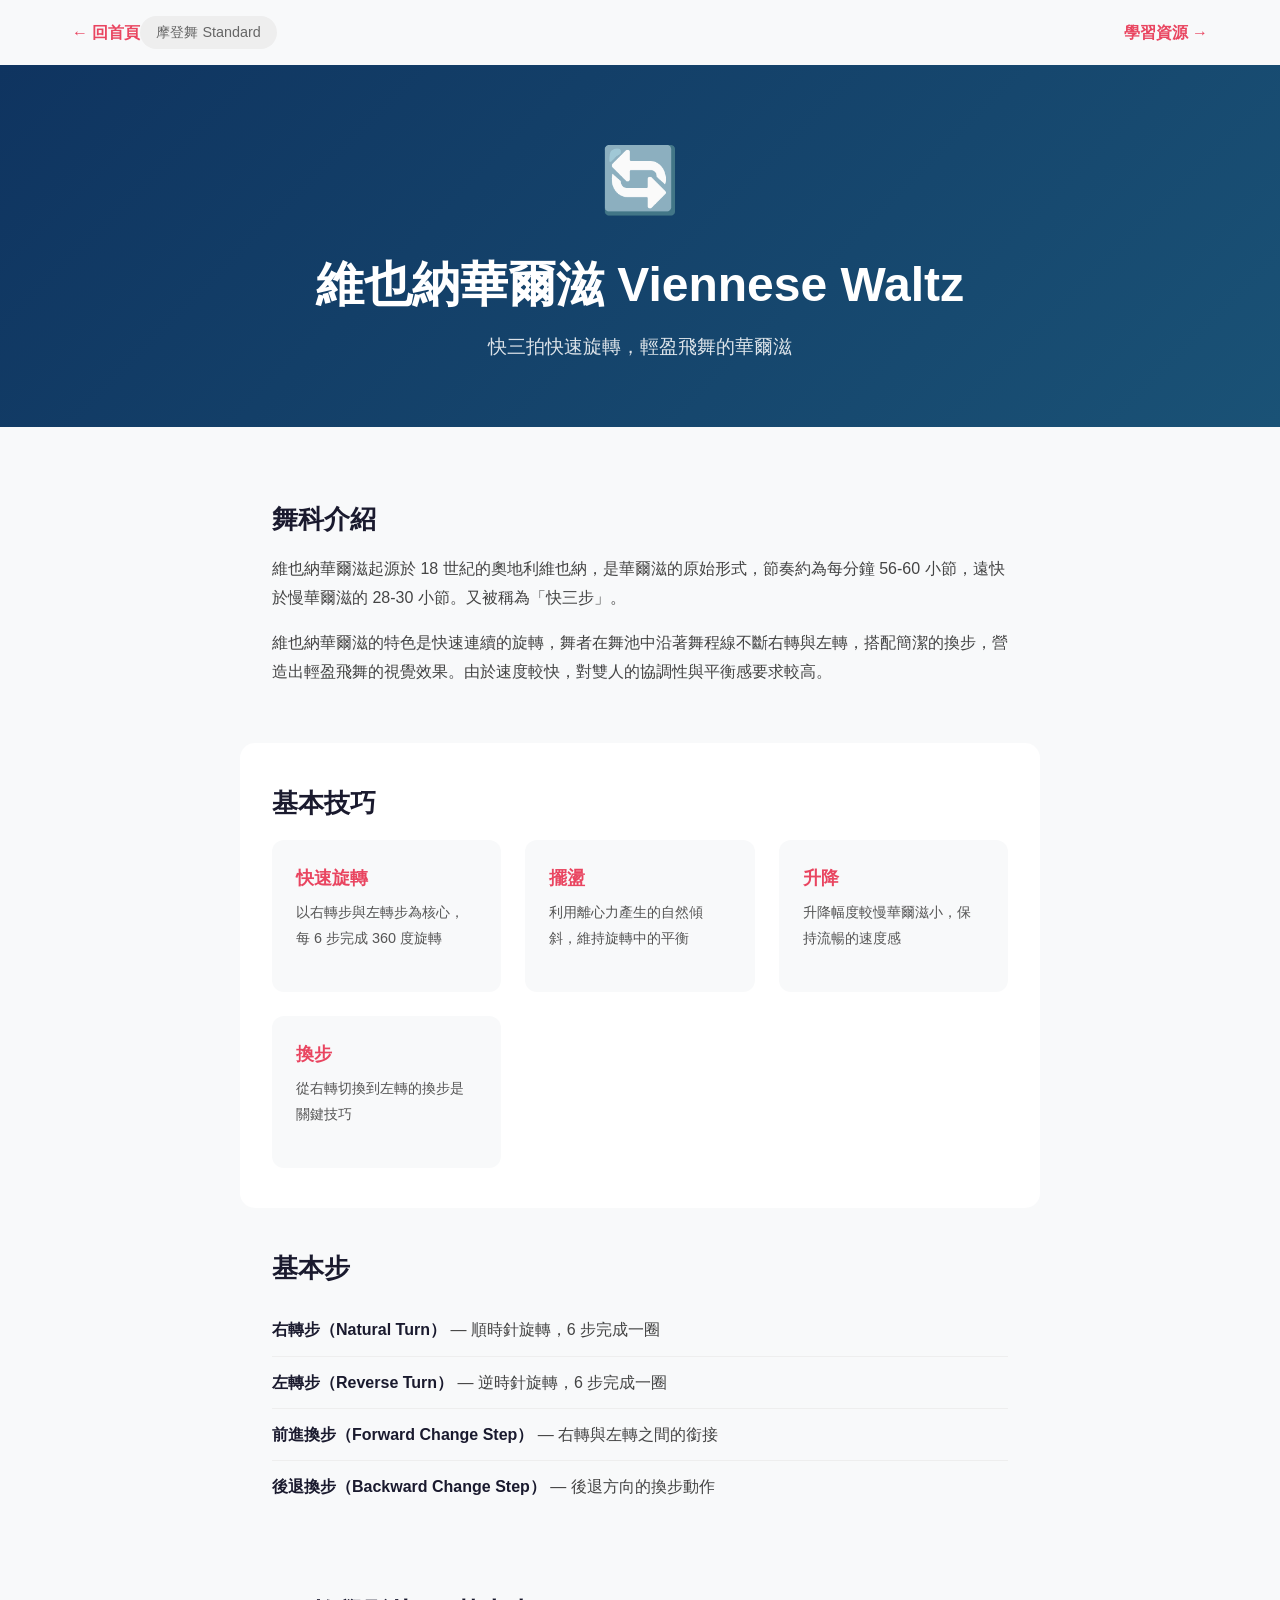
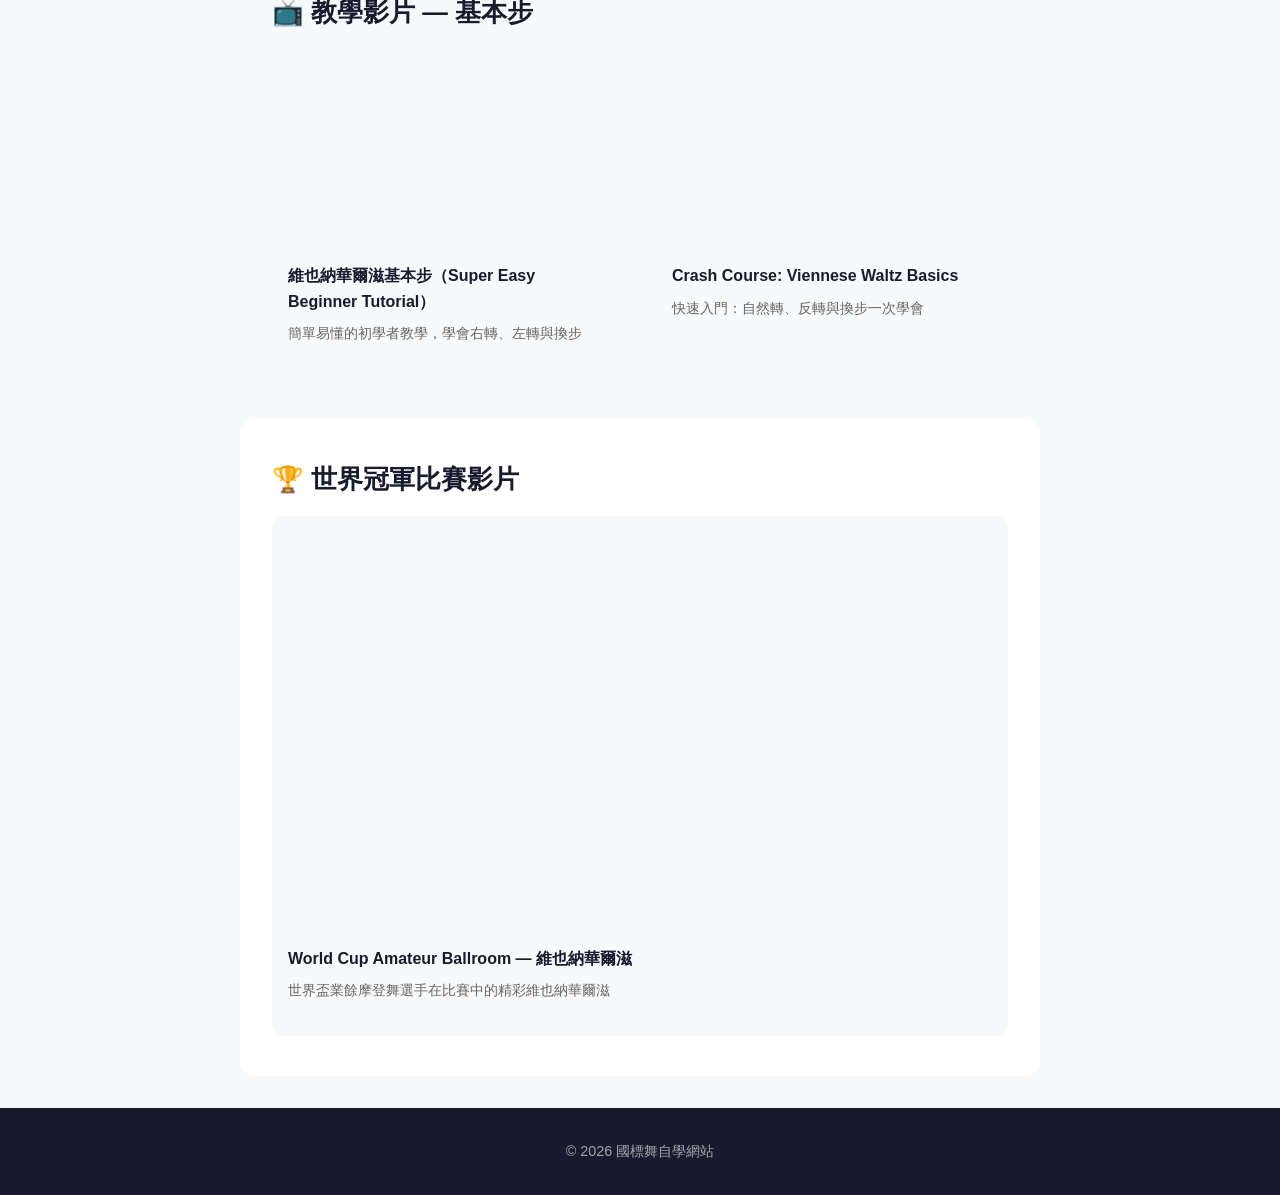
<file: dances/viennese.html>
<!DOCTYPE html>
<html lang="zh-TW">
<head>
    <meta charset="UTF-8">
    <meta name="viewport" content="width=device-width, initial-scale=1.0">
    <title>維也納華爾滋 Viennese Waltz — 國標舞自學</title>
    <link rel="stylesheet" href="../style.css">
</head>
<body class="dance-page">
    <nav class="dance-nav">
        <a href="../index.html#standard" class="back-link">← 回首頁</a>
        <span class="dance-label">摩登舞 Standard</span>
        <a href="../resources.html" class="back-link" style="margin-left:auto;">學習資源 →</a>
    </nav>

    <header class="dance-hero" style="background: linear-gradient(135deg, #0f3460, #1a5276);">
        <div class="dance-hero-content">
            <span class="dance-icon">🔄</span>
            <h1>維也納華爾滋 Viennese Waltz</h1>
            <p class="dance-subtitle">快三拍快速旋轉，輕盈飛舞的華爾滋</p>
        </div>
    </header>

    <main class="dance-main">
        <section class="dance-section">
            <h2>舞科介紹</h2>
            <p>維也納華爾滋起源於 18 世紀的奧地利維也納，是華爾滋的原始形式，節奏約為每分鐘 56-60 小節，遠快於慢華爾滋的 28-30 小節。又被稱為「快三步」。</p>
            <p>維也納華爾滋的特色是快速連續的旋轉，舞者在舞池中沿著舞程線不斷右轉與左轉，搭配簡潔的換步，營造出輕盈飛舞的視覺效果。由於速度較快，對雙人的協調性與平衡感要求較高。</p>
        </section>

        <section class="dance-section alt">
            <h2>基本技巧</h2>
            <div class="tip-grid">
                <div class="tip-card">
                    <h3>快速旋轉</h3>
                    <p>以右轉步與左轉步為核心，每 6 步完成 360 度旋轉</p>
                </div>
                <div class="tip-card">
                    <h3>擺盪</h3>
                    <p>利用離心力產生的自然傾斜，維持旋轉中的平衡</p>
                </div>
                <div class="tip-card">
                    <h3>升降</h3>
                    <p>升降幅度較慢華爾滋小，保持流暢的速度感</p>
                </div>
                <div class="tip-card">
                    <h3>換步</h3>
                    <p>從右轉切換到左轉的換步是關鍵技巧</p>
                </div>
            </div>
        </section>

        <section class="dance-section">
            <h2>基本步</h2>
            <ul class="step-list">
                <li><strong>右轉步（Natural Turn）</strong> — 順時針旋轉，6 步完成一圈</li>
                <li><strong>左轉步（Reverse Turn）</strong> — 逆時針旋轉，6 步完成一圈</li>
                <li><strong>前進換步（Forward Change Step）</strong> — 右轉與左轉之間的銜接</li>
                <li><strong>後退換步（Backward Change Step）</strong> — 後退方向的換步動作</li>
            </ul>
        </section>

        <section class="dance-section">
            <h2>📺 教學影片 — 基本步</h2>
            <div class="video-grid">
                <div class="video-card">
                    <div class="video-wrapper">
                        <iframe src="https://www.youtube.com/embed/QwBHYOgs3q0" allowfullscreen loading="lazy"></iframe>
                    </div>
                    <h3>維也納華爾滋基本步（Super Easy Beginner Tutorial）</h3>
                    <p>簡單易懂的初學者教學，學會右轉、左轉與換步</p>
                </div>
                <div class="video-card">
                    <div class="video-wrapper">
                        <iframe src="https://www.youtube.com/embed/n4E5eggBwUg" allowfullscreen loading="lazy"></iframe>
                    </div>
                    <h3>Crash Course: Viennese Waltz Basics</h3>
                    <p>快速入門：自然轉、反轉與換步一次學會</p>
                </div>
            </div>
        </section>

        <section class="dance-section alt">
            <h2>🏆 世界冠軍比賽影片</h2>
            <div class="video-grid">
                <div class="video-card">
                    <div class="video-wrapper">
                        <iframe src="https://www.youtube.com/embed/c5aqVuY0bD0" allowfullscreen loading="lazy"></iframe>
                    </div>
                    <h3>World Cup Amateur Ballroom — 維也納華爾滋</h3>
                    <p>世界盃業餘摩登舞選手在比賽中的精彩維也納華爾滋</p>
                </div>
            </div>
        </section>
    </main>

    <footer>
        <p>&copy; 2026 國標舞自學網站</p>
    </footer>
</body>
</html>
</file>
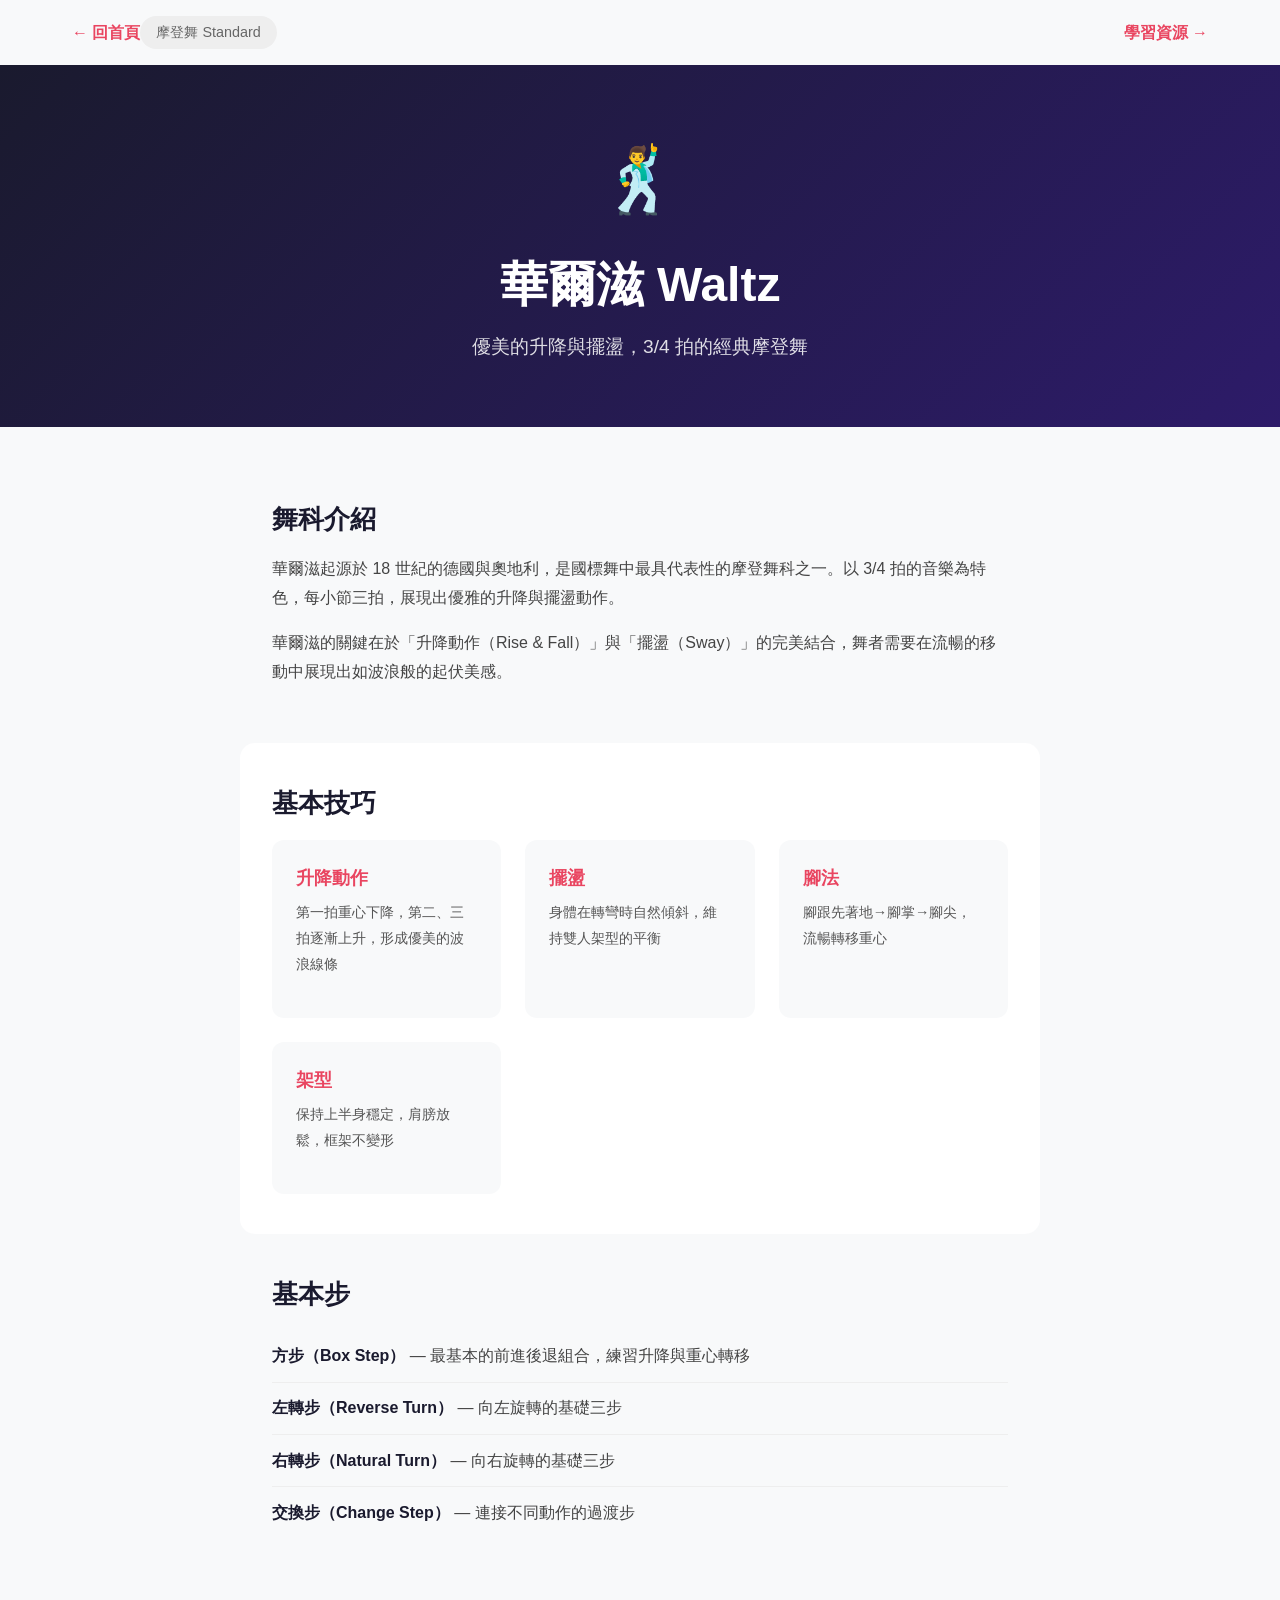
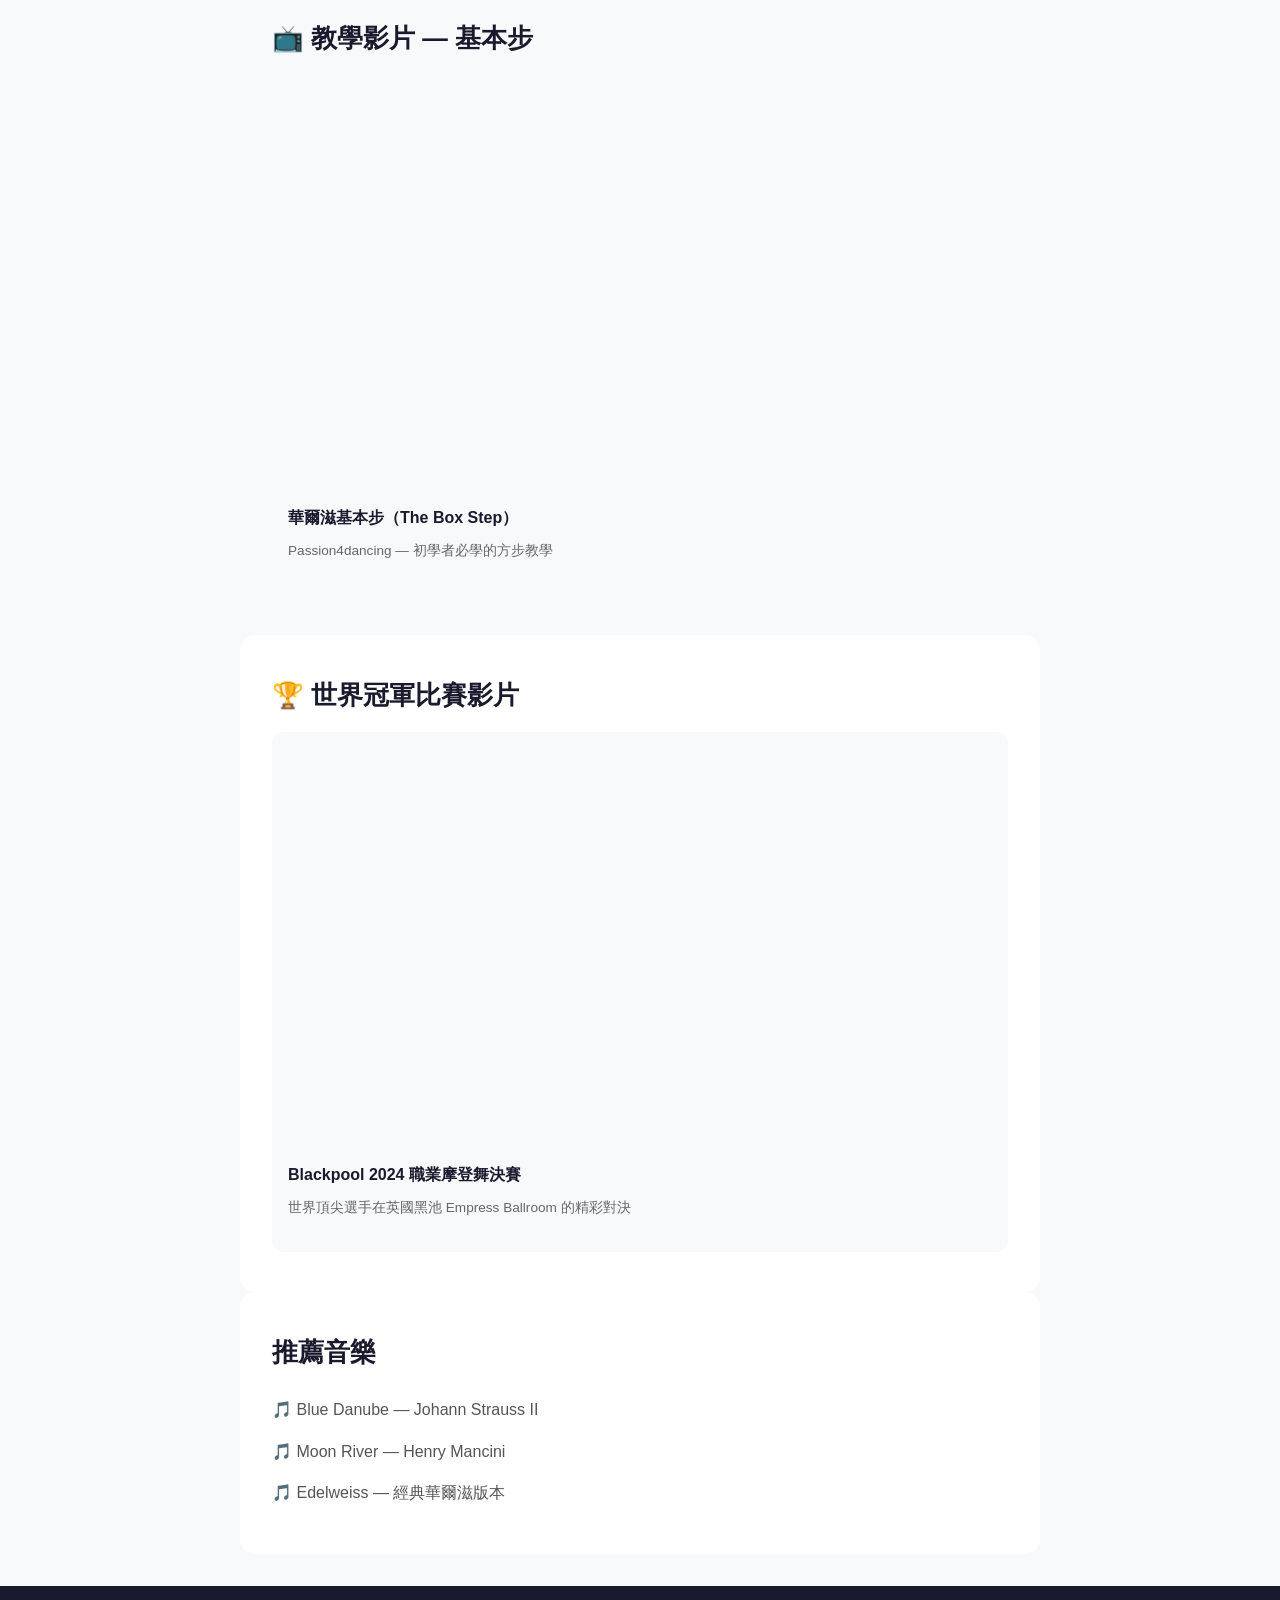
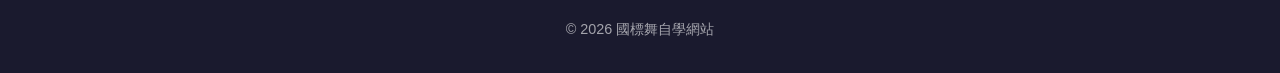
<file: dances/waltz.html>
<!DOCTYPE html>
<html lang="zh-TW">
<head>
    <meta charset="UTF-8">
    <meta name="viewport" content="width=device-width, initial-scale=1.0">
    <title>華爾滋 Waltz — 國標舞自學</title>
    <link rel="stylesheet" href="../style.css">
</head>
<body class="dance-page">
    <nav class="dance-nav">
        <a href="../index.html#standard" class="back-link">← 回首頁</a>
        <span class="dance-label">摩登舞 Standard</span>
        <a href="../resources.html" class="back-link" style="margin-left:auto;">學習資源 →</a>
    </nav>

    <header class="dance-hero" style="background: linear-gradient(135deg, #1a1a2e, #2d1b69);">
        <div class="dance-hero-content">
            <span class="dance-icon">🕺</span>
            <h1>華爾滋 Waltz</h1>
            <p class="dance-subtitle">優美的升降與擺盪，3/4 拍的經典摩登舞</p>
        </div>
    </header>

    <main class="dance-main">
        <section class="dance-section">
            <h2>舞科介紹</h2>
            <p>華爾滋起源於 18 世紀的德國與奧地利，是國標舞中最具代表性的摩登舞科之一。以 3/4 拍的音樂為特色，每小節三拍，展現出優雅的升降與擺盪動作。</p>
            <p>華爾滋的關鍵在於「升降動作（Rise & Fall）」與「擺盪（Sway）」的完美結合，舞者需要在流暢的移動中展現出如波浪般的起伏美感。</p>
        </section>

        <section class="dance-section alt">
            <h2>基本技巧</h2>
            <div class="tip-grid">
                <div class="tip-card">
                    <h3>升降動作</h3>
                    <p>第一拍重心下降，第二、三拍逐漸上升，形成優美的波浪線條</p>
                </div>
                <div class="tip-card">
                    <h3>擺盪</h3>
                    <p>身體在轉彎時自然傾斜，維持雙人架型的平衡</p>
                </div>
                <div class="tip-card">
                    <h3>腳法</h3>
                    <p>腳跟先著地→腳掌→腳尖，流暢轉移重心</p>
                </div>
                <div class="tip-card">
                    <h3>架型</h3>
                    <p>保持上半身穩定，肩膀放鬆，框架不變形</p>
                </div>
            </div>
        </section>

        <section class="dance-section">
            <h2>基本步</h2>
            <ul class="step-list">
                <li><strong>方步（Box Step）</strong> — 最基本的前進後退組合，練習升降與重心轉移</li>
                <li><strong>左轉步（Reverse Turn）</strong> — 向左旋轉的基礎三步</li>
                <li><strong>右轉步（Natural Turn）</strong> — 向右旋轉的基礎三步</li>
                <li><strong>交換步（Change Step）</strong> — 連接不同動作的過渡步</li>
            </ul>
        </section>

        <section class="dance-section">
            <h2>📺 教學影片 — 基本步</h2>
            <div class="video-grid">
                <div class="video-card">
                    <div class="video-wrapper">
                        <iframe src="https://www.youtube.com/embed/io3IZ0oKoM8" allowfullscreen loading="lazy"></iframe>
                    </div>
                    <h3>華爾滋基本步（The Box Step）</h3>
                    <p>Passion4dancing — 初學者必學的方步教學</p>
                </div>
            </div>
        </section>

        <section class="dance-section alt">
            <h2>🏆 世界冠軍比賽影片</h2>
            <div class="video-grid">
                <div class="video-card">
                    <div class="video-wrapper">
                        <iframe src="https://www.youtube.com/embed/mxcEy6I7G7g" allowfullscreen loading="lazy"></iframe>
                    </div>
                    <h3>Blackpool 2024 職業摩登舞決賽</h3>
                    <p>世界頂尖選手在英國黑池 Empress Ballroom 的精彩對決</p>
                </div>
            </div>
        </section>

        <section class="dance-section alt">
            <h2>推薦音樂</h2>
            <ul class="music-list">
                <li>Blue Danube — Johann Strauss II</li>
                <li>Moon River — Henry Mancini</li>
                <li>Edelweiss — 經典華爾滋版本</li>
            </ul>
        </section>
    </main>

    <footer>
        <p>&copy; 2026 國標舞自學網站</p>
    </footer>
</body>
</html>
</file>
<file: style.css>
* {
    margin: 0;
    padding: 0;
    box-sizing: border-box;
}

body {
    font-family: -apple-system, BlinkMacSystemFont, "Segoe UI", "Noto Sans TC", sans-serif;
    color: #333;
    line-height: 1.6;
    scroll-behavior: smooth;
}

.hero {
    background: linear-gradient(135deg, #1a1a2e 0%, #16213e 50%, #0f3460 100%);
    color: white;
    padding: 2rem;
    min-height: 100vh;
    display: flex;
    flex-direction: column;
}

nav {
    display: flex;
    justify-content: space-between;
    align-items: center;
    max-width: 1200px;
    margin: 0 auto;
    width: 100%;
}

.logo {
    font-size: 1.5rem;
    font-weight: bold;
}

.nav-links {
    list-style: none;
    display: flex;
    gap: 2rem;
}

.nav-links a {
    color: rgba(255, 255, 255, 0.8);
    text-decoration: none;
    transition: color 0.3s;
}

.nav-links a:hover {
    color: #e94560;
}

.hero-content {
    flex: 1;
    display: flex;
    flex-direction: column;
    justify-content: center;
    align-items: center;
    text-align: center;
    max-width: 800px;
    margin: 0 auto;
}

.hero-content h1 {
    font-size: 3.5rem;
    line-height: 1.2;
    margin-bottom: 1rem;
}

.hero-content p {
    font-size: 1.2rem;
    color: rgba(255, 255, 255, 0.7);
    margin-bottom: 2rem;
}

.btn {
    display: inline-block;
    padding: 1rem 2.5rem;
    background: #e94560;
    color: white;
    text-decoration: none;
    border-radius: 50px;
    font-size: 1.1rem;
    font-weight: 600;
    transition: transform 0.3s, box-shadow 0.3s;
}

.btn:hover {
    transform: translateY(-3px);
    box-shadow: 0 10px 25px rgba(233, 69, 96, 0.4);
}

.section {
    padding: 5rem 2rem;
    max-width: 1200px;
    margin: 0 auto;
}

.section.alt {
    background: #f8f9fa;
    max-width: none;
}

.section h2 {
    text-align: center;
    font-size: 2.2rem;
    margin-bottom: 1rem;
    color: #1a1a2e;
}

.section-desc {
    text-align: center;
    color: #666;
    margin-bottom: 3rem;
    font-size: 1.1rem;
}

.card-grid {
    display: grid;
    grid-template-columns: repeat(auto-fit, minmax(300px, 1fr));
    gap: 2rem;
}

.card {
    background: white;
    border-radius: 15px;
    padding: 2rem;
    box-shadow: 0 5px 20px rgba(0, 0, 0, 0.05);
    transition: transform 0.3s, box-shadow 0.3s;
    text-align: center;
}

.card:hover {
    transform: translateY(-5px);
    box-shadow: 0 10px 30px rgba(0, 0, 0, 0.1);
}

.card-icon {
    font-size: 3rem;
    margin-bottom: 1rem;
}

.card h3 {
    font-size: 1.3rem;
    margin-bottom: 0.5rem;
    color: #1a1a2e;
}

.card p {
    color: #666;
    font-size: 0.95rem;
}

.path-container {
    display: grid;
    grid-template-columns: repeat(auto-fit, minmax(220px, 1fr));
    gap: 2rem;
    max-width: 1000px;
    margin: 0 auto;
}

.path-step {
    background: white;
    border-radius: 15px;
    padding: 2rem;
    box-shadow: 0 5px 20px rgba(0, 0, 0, 0.05);
    text-align: center;
    position: relative;
}

.step-num {
    width: 40px;
    height: 40px;
    background: #e94560;
    color: white;
    border-radius: 50%;
    display: flex;
    align-items: center;
    justify-content: center;
    font-weight: bold;
    font-size: 1.2rem;
    margin: 0 auto 1rem;
}

.path-step h3 {
    margin-bottom: 1rem;
    color: #1a1a2e;
}

.path-step ul {
    list-style: none;
    text-align: left;
}

.path-step li {
    padding: 0.3rem 0;
    color: #666;
    font-size: 0.9rem;
}

.path-step li::before {
    content: "✓ ";
    color: #e94560;
    font-weight: bold;
}

.lesson-grid {
    display: grid;
    grid-template-columns: repeat(auto-fit, minmax(250px, 1fr));
    gap: 2rem;
}

.lesson-card {
    background: white;
    border-radius: 15px;
    overflow: hidden;
    box-shadow: 0 5px 20px rgba(0, 0, 0, 0.05);
    transition: transform 0.3s;
    cursor: pointer;
}

.lesson-card:hover {
    transform: translateY(-5px);
}

.lesson-thumb {
    height: 150px;
    background: linear-gradient(135deg, #0f3460, #16213e);
    display: flex;
    align-items: center;
    justify-content: center;
    font-size: 3rem;
}

.lesson-card h3 {
    padding: 1rem 1rem 0.5rem;
    font-size: 1.1rem;
    color: #1a1a2e;
}

.lesson-card p {
    padding: 0 1rem;
    color: #666;
    font-size: 0.9rem;
    min-height: 2.5rem;
}

.tag {
    display: inline-block;
    margin: 0.5rem 1rem 1rem;
    padding: 0.3rem 0.8rem;
    border-radius: 50px;
    font-size: 0.8rem;
    font-weight: 600;
}

.tag:contains("初級") {
    background: #e8f5e9;
    color: #2e7d32;
}

.tag:contains("中級") {
    background: #fff3e0;
    color: #e65100;
}

.resource-grid {
    display: grid;
    grid-template-columns: repeat(auto-fit, minmax(300px, 1fr));
    gap: 2rem;
    max-width: 1000px;
    margin: 0 auto;
}

.resource-card {
    background: white;
    border-radius: 15px;
    padding: 2rem;
    box-shadow: 0 5px 20px rgba(0, 0, 0, 0.05);
    text-align: center;
    transition: transform 0.3s;
}

.resource-card:hover {
    transform: translateY(-5px);
}

.resource-card h3 {
    margin-bottom: 0.5rem;
    color: #1a1a2e;
}

.resource-card p {
    color: #666;
    font-size: 0.95rem;
}

.channel-grid {
    display: grid;
    grid-template-columns: repeat(auto-fit, minmax(260px, 1fr));
    gap: 2rem;
    max-width: 1100px;
    margin: 0 auto;
}

.channel-card {
    background: white;
    border-radius: 15px;
    padding: 2rem;
    box-shadow: 0 5px 20px rgba(0, 0, 0, 0.05);
    transition: transform 0.3s, box-shadow 0.3s;
    display: flex;
    flex-direction: column;
}

.channel-card:hover {
    transform: translateY(-5px);
    box-shadow: 0 10px 30px rgba(0, 0, 0, 0.1);
}

.channel-icon {
    font-size: 2.5rem;
    margin-bottom: 1rem;
}

.channel-card h3 {
    font-size: 1.2rem;
    color: #1a1a2e;
    margin-bottom: 0.5rem;
}

.channel-card p {
    color: #666;
    font-size: 0.9rem;
    margin-bottom: 1rem;
    flex: 1;
}

.channel-link {
    display: inline-block;
    color: #e94560;
    text-decoration: none;
    font-weight: 600;
    font-size: 0.95rem;
}

.channel-link:hover {
    text-decoration: underline;
}

footer {
    text-align: center;
    padding: 2rem;
    background: #1a1a2e;
    color: rgba(255, 255, 255, 0.6);
    font-size: 0.9rem;
}

.card-link {
    text-decoration: none;
    color: inherit;
    display: block;
}

.card-link .card {
    height: 100%;
}

.dance-page {
    background: #f8f9fa;
}

.dance-nav {
    display: flex;
    justify-content: space-between;
    align-items: center;
    padding: 1rem 2rem;
    max-width: 1200px;
    margin: 0 auto;
}

.back-link {
    color: #e94560;
    text-decoration: none;
    font-weight: 600;
    font-size: 1rem;
}

.back-link:hover {
    text-decoration: underline;
}

.dance-label {
    font-size: 0.9rem;
    color: #666;
    background: #eee;
    padding: 0.3rem 1rem;
    border-radius: 50px;
}

.dance-hero {
    color: white;
    text-align: center;
    padding: 4rem 2rem;
}

.dance-hero-content {
    max-width: 700px;
    margin: 0 auto;
}

.dance-icon {
    font-size: 4rem;
    display: block;
    margin-bottom: 1rem;
}

.dance-hero h1 {
    font-size: 3rem;
    margin-bottom: 0.5rem;
}

.dance-subtitle {
    font-size: 1.2rem;
    opacity: 0.85;
}

.dance-main {
    max-width: 800px;
    margin: 0 auto;
    padding: 2rem;
}

.dance-section {
    padding: 2.5rem 0;
}

.dance-section h2 {
    font-size: 1.6rem;
    color: #1a1a2e;
    margin-bottom: 1rem;
    text-align: left;
}

.dance-section p {
    color: #444;
    margin-bottom: 1rem;
    line-height: 1.8;
}

.dance-section.alt {
    background: white;
    margin: 0 -2rem;
    padding: 2.5rem 2rem;
    border-radius: 15px;
}

.tip-grid {
    display: grid;
    grid-template-columns: repeat(auto-fit, minmax(200px, 1fr));
    gap: 1.5rem;
}

.tip-card {
    background: #f8f9fa;
    border-radius: 12px;
    padding: 1.5rem;
}

.tip-card h3 {
    font-size: 1.1rem;
    color: #e94560;
    margin-bottom: 0.5rem;
}

.tip-card p {
    font-size: 0.9rem;
    color: #555;
}

.step-list {
    list-style: none;
}

.step-list li {
    padding: 0.8rem 0;
    border-bottom: 1px solid #eee;
    color: #444;
}

.step-list li:last-child {
    border-bottom: none;
}

.step-list strong {
    color: #1a1a2e;
}

.music-list {
    list-style: none;
}

.music-list li {
    padding: 0.5rem 0;
    color: #555;
}

.music-list li::before {
    content: "🎵 ";
}

.video-grid {
    display: grid;
    grid-template-columns: repeat(auto-fit, minmax(320px, 1fr));
    gap: 2rem;
}

.video-card {
    background: #f8f9fa;
    border-radius: 12px;
    overflow: hidden;
}

.video-card h3 {
    font-size: 1rem;
    padding: 1rem 1rem 0.5rem;
    color: #1a1a2e;
}

.video-card p {
    font-size: 0.85rem;
    padding: 0 1rem 1rem;
    color: #666;
}

.video-wrapper {
    position: relative;
    padding-bottom: 56.25%;
    height: 0;
    overflow: hidden;
}

.video-wrapper iframe {
    position: absolute;
    top: 0;
    left: 0;
    width: 100%;
    height: 100%;
    border: none;
}

.practice-table {
    width: 100%;
    border-collapse: collapse;
    background: white;
    border-radius: 12px;
    overflow: hidden;
}

.practice-table th {
    background: #1a1a2e;
    color: white;
    padding: 0.8rem 1rem;
    text-align: left;
    font-size: 0.9rem;
}

.practice-table td {
    padding: 0.6rem 1rem;
    border-bottom: 1px solid #eee;
    font-size: 0.9rem;
    color: #555;
}

.practice-table tbody tr:hover {
    background: #f8f9fa;
}

@media print {
    .hero, nav, footer, .btn { display: none; }
    .practice-table { border: 1px solid #333; }
    .practice-table th { background: #333 !important; -webkit-print-color-adjust: exact; }
}

@media (max-width: 768px) {
    .hero-content h1 {
        font-size: 2.2rem;
    }

    .nav-links {
        display: none;
    }

    .section {
        padding: 3rem 1.5rem;
    }
}
</file>
